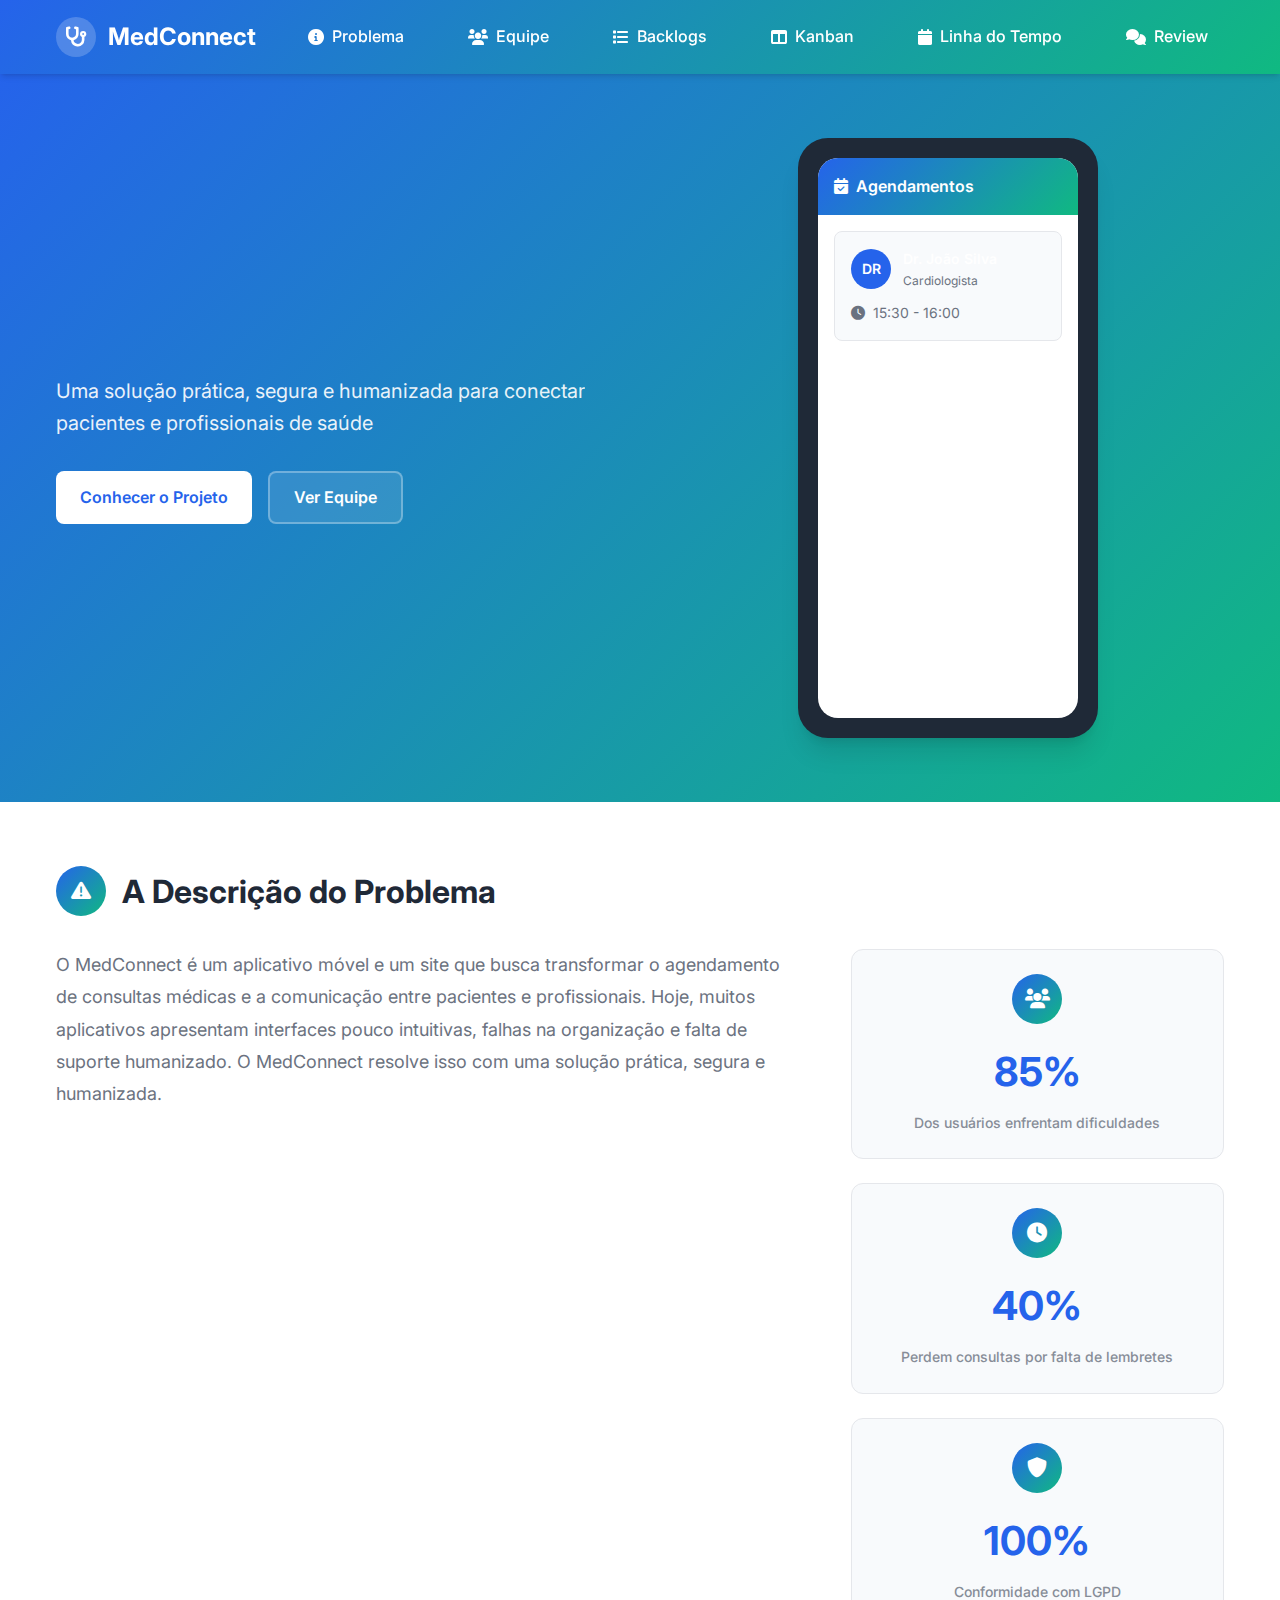
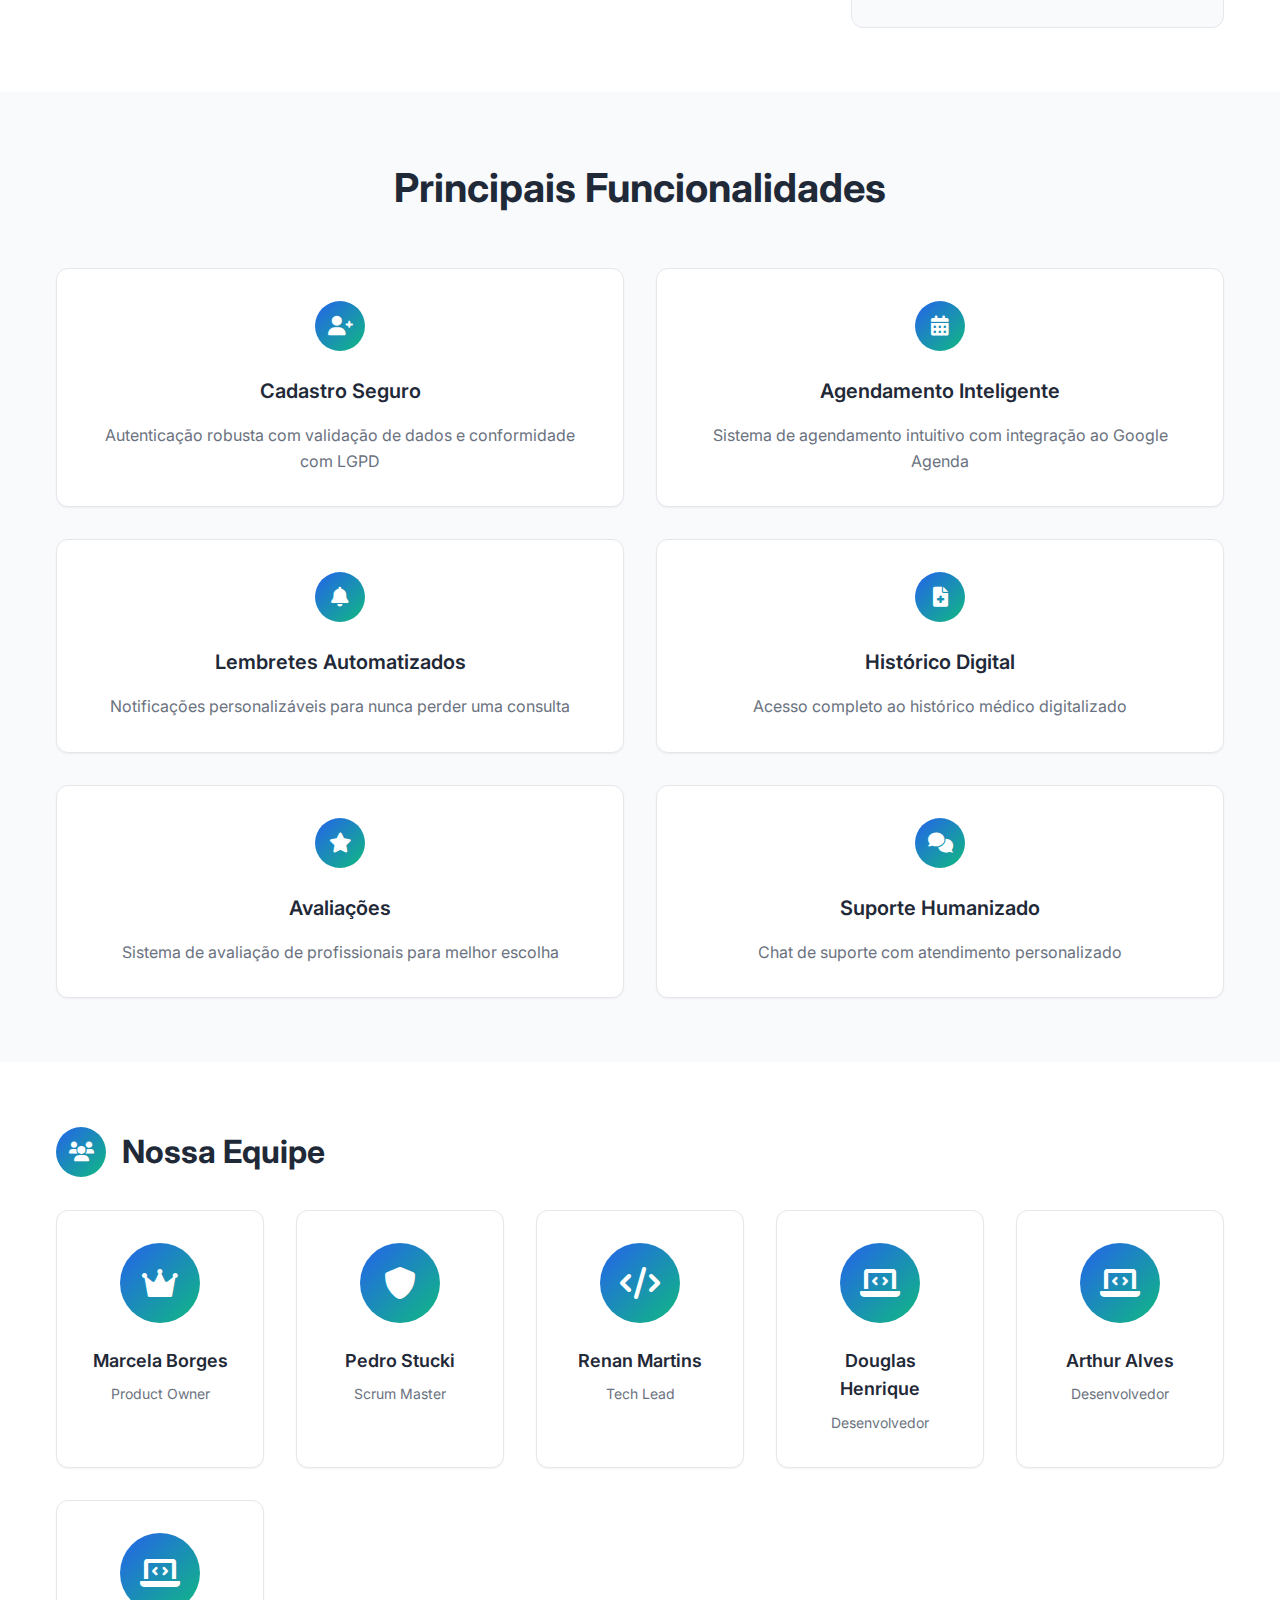
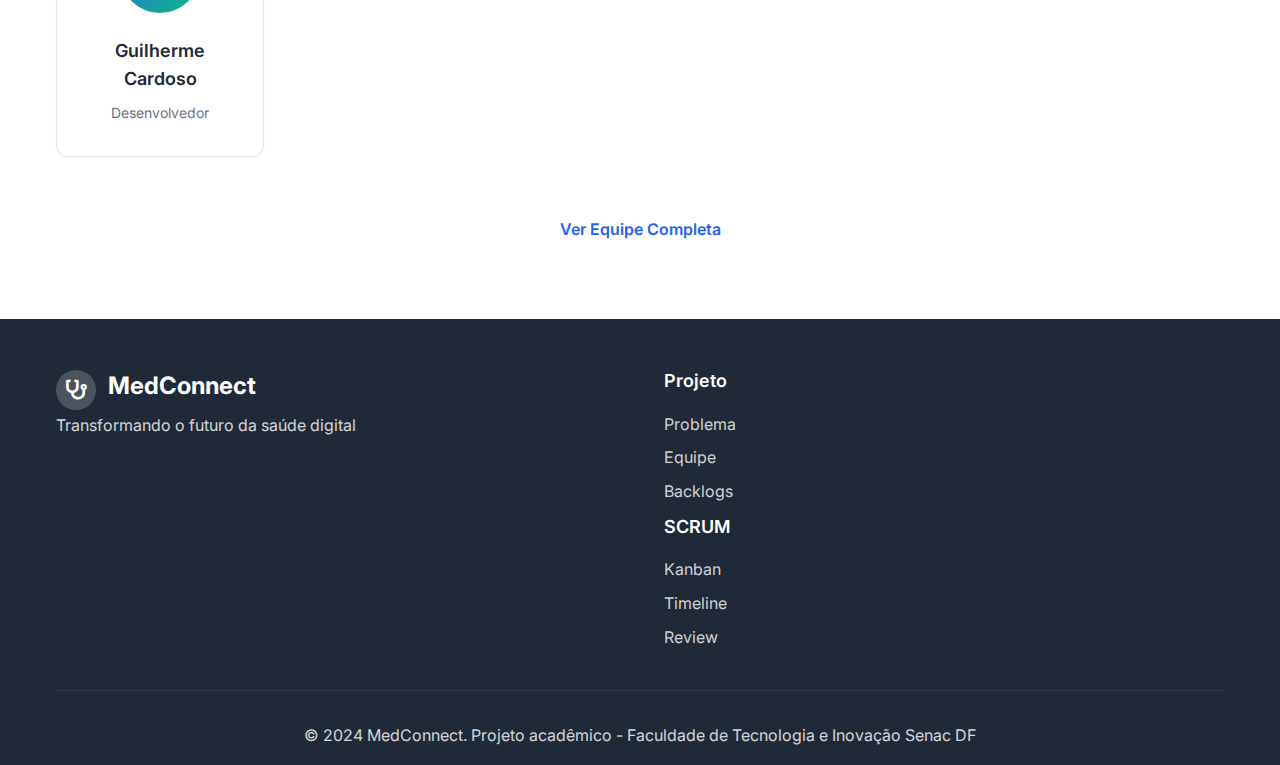
<file: index.html>
<!DOCTYPE html>
<html lang="pt-BR">
<head>
    <meta charset="UTF-8">
    <meta name="viewport" content="width=device-width, initial-scale=1.0">
    <title>MedConnect - Sistema de Agendamento Médico</title>
    <link rel="stylesheet" href="styles.css">
    <link href="https://cdnjs.cloudflare.com/ajax/libs/font-awesome/6.0.0/css/all.min.css" rel="stylesheet">
    <link href="https://fonts.googleapis.com/css2?family=Inter:wght@300;400;500;600;700&display=swap" rel="stylesheet">
</head>
<body>
    <!-- Header -->
    <header class="header">
        <div class="container">
            <div class="logo">
                <div class="logo-icon">
                    <i class="fas fa-stethoscope"></i>
                </div>
                <h1>MedConnect</h1>
            </div>
            <nav class="nav">
                <ul class="nav-list">
                    <li><a href="#problema" class="nav-link"><i class="fas fa-info-circle"></i> Problema</a></li>
                    <li><a href="equipe.html" class="nav-link"><i class="fas fa-users"></i> Equipe</a></li>
                    <li><a href="backlog.html" class="nav-link"><i class="fas fa-list"></i> Backlogs</a></li>
                    <li><a href="kanban.html" class="nav-link"><i class="fas fa-columns"></i> Kanban</a></li>
                    <li><a href="timeline.html" class="nav-link"><i class="fas fa-calendar"></i> Linha do Tempo</a></li>
                    <li><a href="review.html" class="nav-link"><i class="fas fa-comments"></i> Review</a></li>
                </ul>
            </nav>
        </div>
    </header>

    <!-- Hero Section -->
    <section class="hero">
        <div class="container">
            <div class="hero-content">
                <h2>Transformando o Agendamento de Consultas Médicas</h2>
                <p>Uma solução prática, segura e humanizada para conectar pacientes e profissionais de saúde</p>
                <div class="hero-buttons">
                    <a href="#problema" class="btn btn-primary">Conhecer o Projeto</a>
                    <a href="equipe.html" class="btn btn-secondary">Ver Equipe</a>
                </div>
            </div>
            <div class="hero-image">
                <div class="phone-mockup">
                    <div class="phone-screen">
                        <div class="app-interface">
                            <div class="app-header">
                                <i class="fas fa-calendar-check"></i>
                                <span>Agendamentos</span>
                            </div>
                            <div class="app-content">
                                <div class="appointment-card">
                                    <div class="doctor-info">
                                        <div class="avatar">DR</div>
                                        <div class="info">
                                            <h4>Dr. João Silva</h4>
                                            <p>Cardiologista</p>
                                        </div>
                                    </div>
                                    <div class="appointment-time">
                                        <i class="fas fa-clock"></i>
                                        <span>15:30 - 16:00</span>
                                    </div>
                                </div>
                            </div>
                        </div>
                    </div>
                </div>
            </div>
        </div>
    </section>

    <!-- Problem Description Section -->
    <section id="problema" class="problem-section">
        <div class="container">
            <div class="section-header">
                <div class="section-icon">
                    <i class="fas fa-exclamation-triangle"></i>
                </div>
                <h2>A Descrição do Problema</h2>
            </div>
            <div class="problem-content">
                <div class="problem-text">
                    <p>O MedConnect é um aplicativo móvel e um site que busca transformar o agendamento de consultas médicas e a comunicação entre pacientes e profissionais. Hoje, muitos aplicativos apresentam interfaces pouco intuitivas, falhas na organização e falta de suporte humanizado. O MedConnect resolve isso com uma solução prática, segura e humanizada.</p>
                </div>
                <div class="problem-stats">
                    <div class="stat-card">
                        <div class="stat-icon">
                            <i class="fas fa-users"></i>
                        </div>
                        <div class="stat-number">85%</div>
                        <div class="stat-label">Dos usuários enfrentam dificuldades</div>
                    </div>
                    <div class="stat-card">
                        <div class="stat-icon">
                            <i class="fas fa-clock"></i>
                        </div>
                        <div class="stat-number">40%</div>
                        <div class="stat-label">Perdem consultas por falta de lembretes</div>
                    </div>
                    <div class="stat-card">
                        <div class="stat-icon">
                            <i class="fas fa-shield-alt"></i>
                        </div>
                        <div class="stat-number">100%</div>
                        <div class="stat-label">Conformidade com LGPD</div>
                    </div>
                </div>
            </div>
        </div>
    </section>

    <!-- Features Section -->
    <section class="features-section">
        <div class="container">
            <h2>Principais Funcionalidades</h2>
            <div class="features-grid">
                <div class="feature-card">
                    <div class="feature-icon">
                        <i class="fas fa-user-plus"></i>
                    </div>
                    <h3>Cadastro Seguro</h3>
                    <p>Autenticação robusta com validação de dados e conformidade com LGPD</p>
                </div>
                <div class="feature-card">
                    <div class="feature-icon">
                        <i class="fas fa-calendar-alt"></i>
                    </div>
                    <h3>Agendamento Inteligente</h3>
                    <p>Sistema de agendamento intuitivo com integração ao Google Agenda</p>
                </div>
                <div class="feature-card">
                    <div class="feature-icon">
                        <i class="fas fa-bell"></i>
                    </div>
                    <h3>Lembretes Automatizados</h3>
                    <p>Notificações personalizáveis para nunca perder uma consulta</p>
                </div>
                <div class="feature-card">
                    <div class="feature-icon">
                        <i class="fas fa-file-medical"></i>
                    </div>
                    <h3>Histórico Digital</h3>
                    <p>Acesso completo ao histórico médico digitalizado</p>
                </div>
                <div class="feature-card">
                    <div class="feature-icon">
                        <i class="fas fa-star"></i>
                    </div>
                    <h3>Avaliações</h3>
                    <p>Sistema de avaliação de profissionais para melhor escolha</p>
                </div>
                <div class="feature-card">
                    <div class="feature-icon">
                        <i class="fas fa-comments"></i>
                    </div>
                    <h3>Suporte Humanizado</h3>
                    <p>Chat de suporte com atendimento personalizado</p>
                </div>
            </div>
        </div>
    </section>

    <!-- Team Preview Section -->
    <section class="team-preview">
        <div class="container">
            <div class="section-header">
                <div class="section-icon">
                    <i class="fas fa-users"></i>
                </div>
                <h2>Nossa Equipe</h2>
            </div>
            <div class="team-grid">
                <div class="team-card">
                    <div class="team-avatar">
                        <i class="fas fa-crown"></i>
                    </div>
                    <h3>Marcela Borges</h3>
                    <p>Product Owner</p>
                </div>
                <div class="team-card">
                    <div class="team-avatar">
                        <i class="fas fa-shield-alt"></i>
                    </div>
                    <h3>Pedro Stucki</h3>
                    <p>Scrum Master</p>
                </div>
                <div class="team-card">
                    <div class="team-avatar">
                        <i class="fas fa-code"></i>
                    </div>
                    <h3>Renan Martins</h3>
                    <p>Tech Lead</p>
                </div>
                <div class="team-card">
                    <div class="team-avatar">
                        <i class="fas fa-laptop-code"></i>
                    </div>
                    <h3>Douglas Henrique</h3>
                    <p>Desenvolvedor</p>
                </div>
                <div class="team-card">
                    <div class="team-avatar">
                        <i class="fas fa-laptop-code"></i>
                    </div>
                    <h3>Arthur Alves</h3>
                    <p>Desenvolvedor</p>
                </div>
                <div class="team-card">
                    <div class="team-avatar">
                        <i class="fas fa-laptop-code"></i>
                    </div>
                    <h3>Guilherme Cardoso</h3>
                    <p>Desenvolvedor</p>
                </div>
            </div>
            <div class="team-cta">
                <a href="equipe.html" class="btn btn-primary">Ver Equipe Completa</a>
            </div>
        </div>
    </section>

    <!-- Footer -->
    <footer class="footer">
        <div class="container">
            <div class="footer-content">
                <div class="footer-logo">
                    <div class="logo">
                        <div class="logo-icon">
                            <i class="fas fa-stethoscope"></i>
                        </div>
                        <h3>MedConnect</h3>
                    </div>
                    <p>Transformando o futuro da saúde digital</p>
                </div>
                <div class="footer-links">
                    <div class="footer-section">
                        <h4>Projeto</h4>
                        <ul>
                            <li><a href="#problema">Problema</a></li>
                            <li><a href="equipe.html">Equipe</a></li>
                            <li><a href="backlog.html">Backlogs</a></li>
                        </ul>
                    </div>
                    <div class="footer-section">
                        <h4>SCRUM</h4>
                        <ul>
                            <li><a href="kanban.html">Kanban</a></li>
                            <li><a href="timeline.html">Timeline</a></li>
                            <li><a href="review.html">Review</a></li>
                        </ul>
                    </div>
                </div>
            </div>
            <div class="footer-bottom">
                <p>&copy; 2024 MedConnect. Projeto acadêmico - Faculdade de Tecnologia e Inovação Senac DF</p>
            </div>
        </div>
    </footer>

    <script src="script.js"></script>
</body>
</html>
</file>
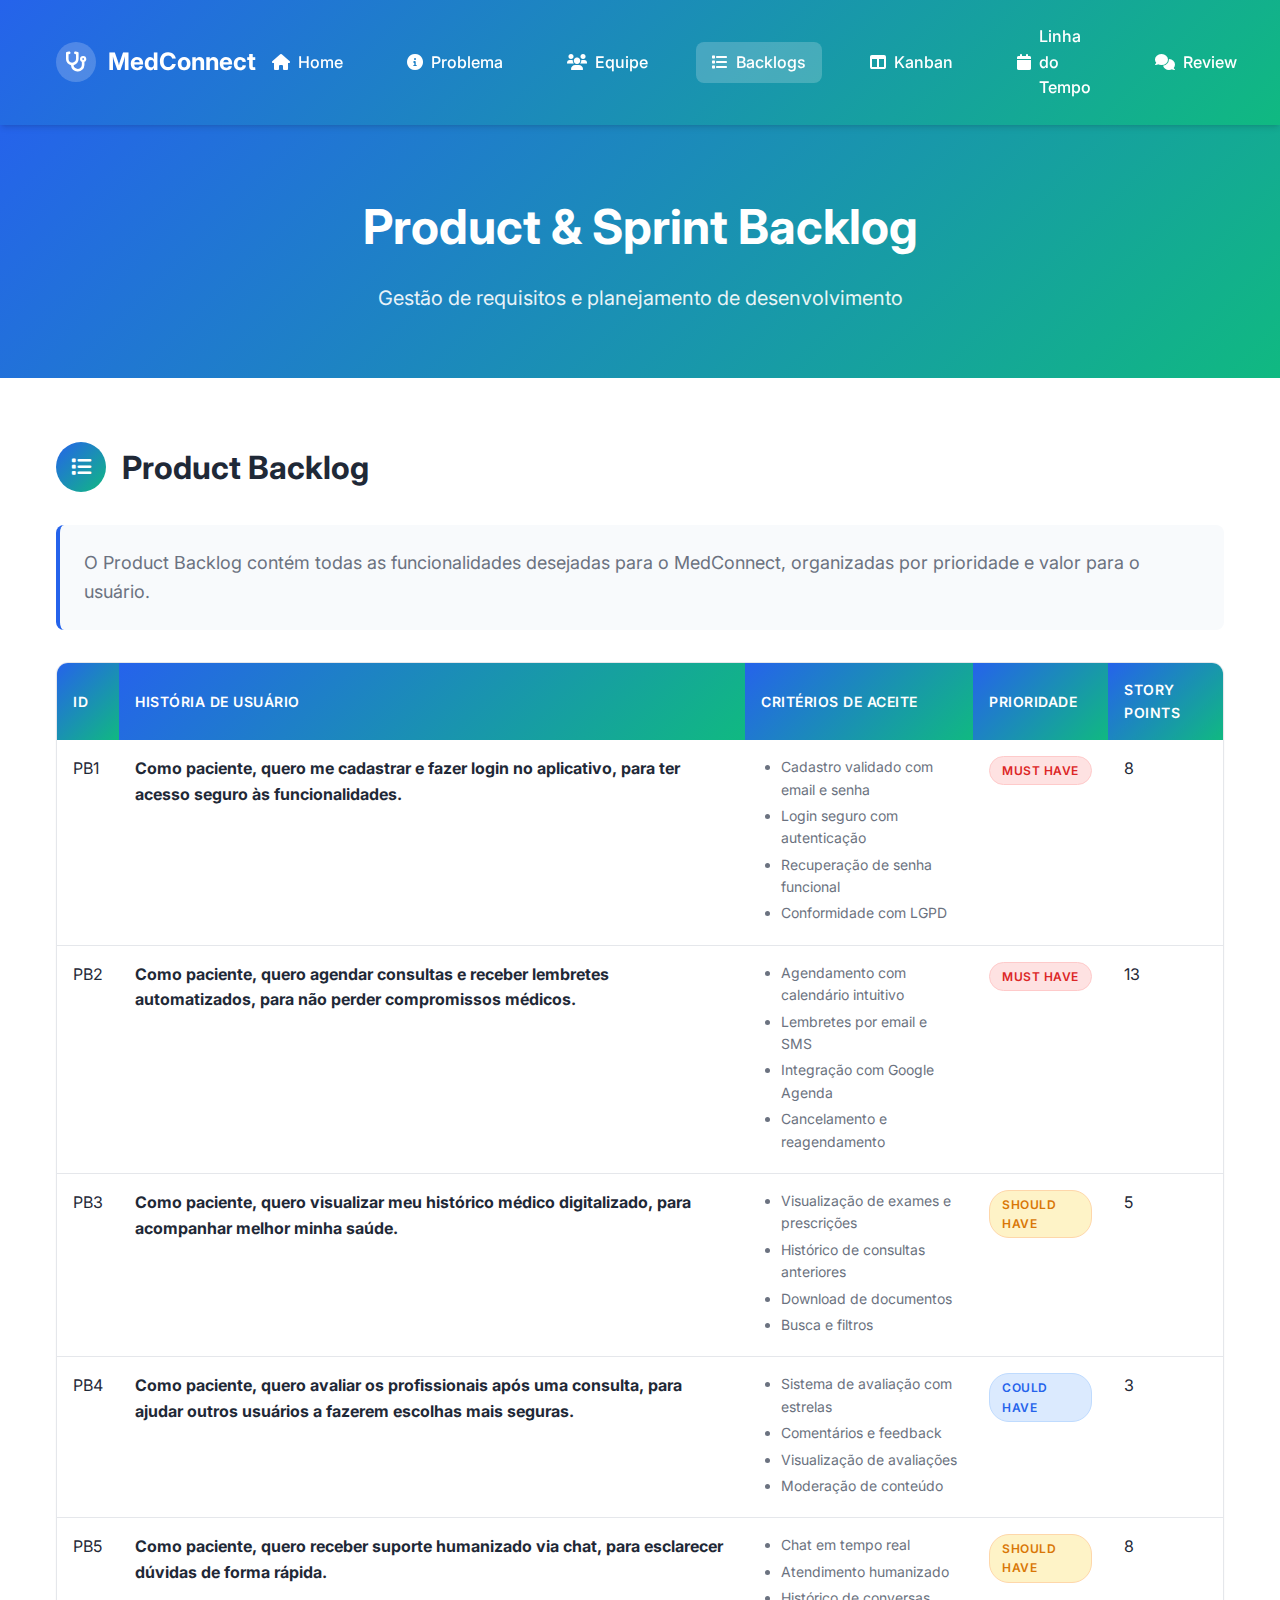
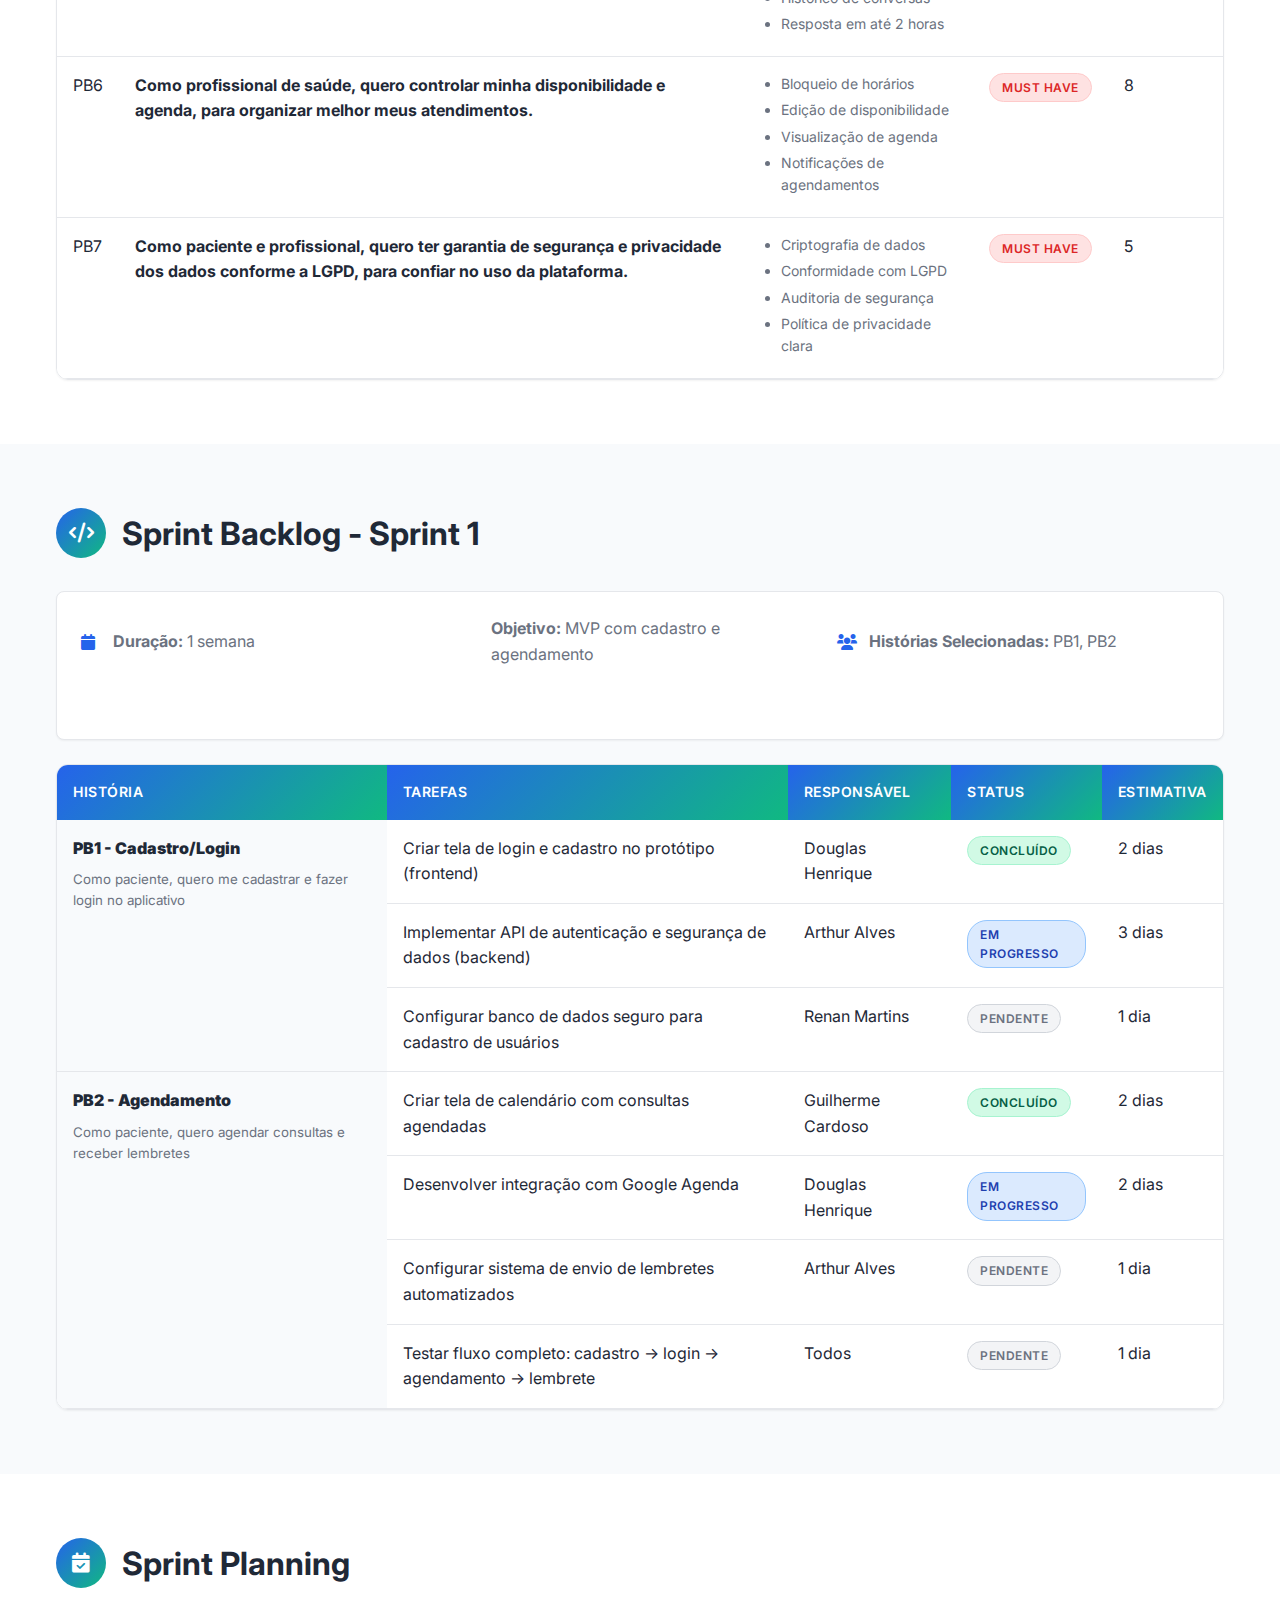
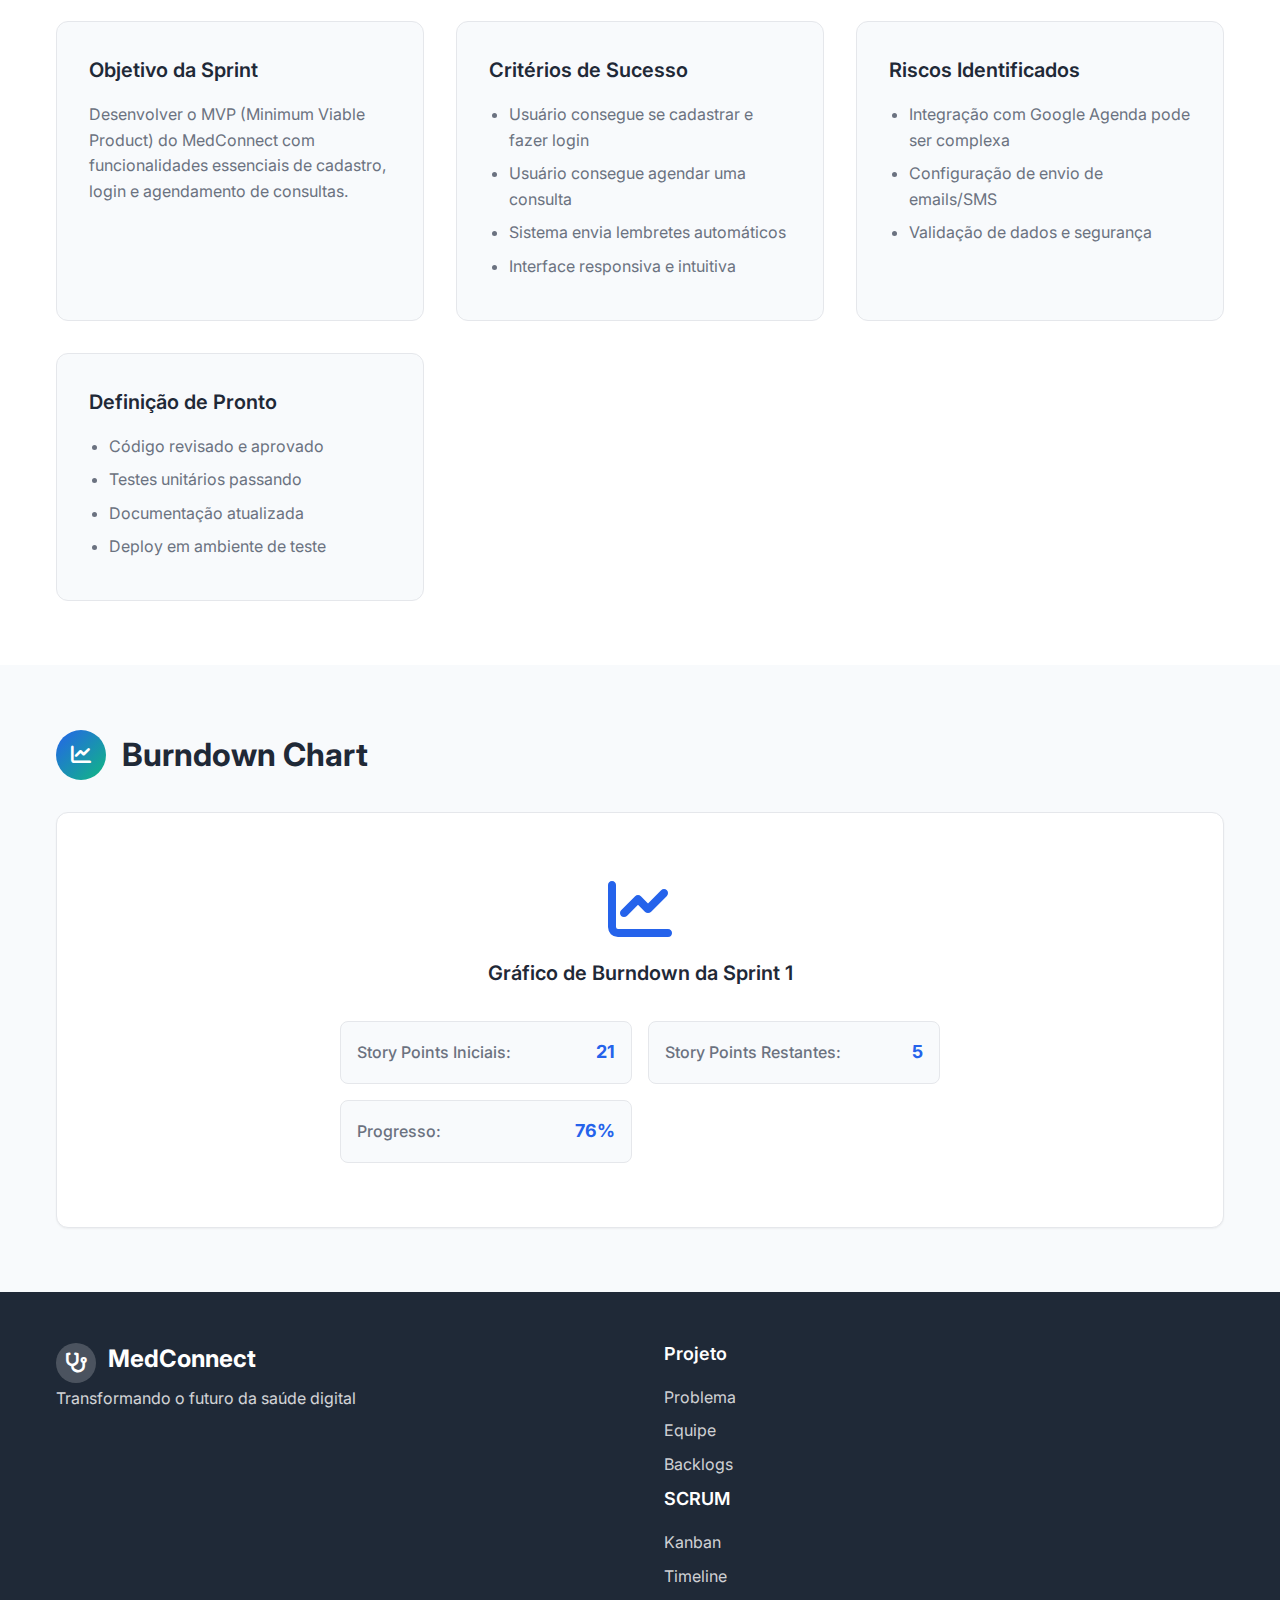
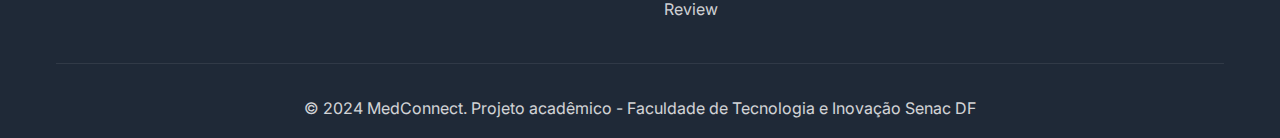
<file: backlog.html>
<!DOCTYPE html>
<html lang="pt-BR">
<head>
    <meta charset="UTF-8">
    <meta name="viewport" content="width=device-width, initial-scale=1.0">
    <title>Backlogs - MedConnect</title>
    <link rel="stylesheet" href="styles.css">
    <link href="https://cdnjs.cloudflare.com/ajax/libs/font-awesome/6.0.0/css/all.min.css" rel="stylesheet">
    <link href="https://fonts.googleapis.com/css2?family=Inter:wght@300;400;500;600;700&display=swap" rel="stylesheet">
</head>
<body>
    <!-- Header -->
    <header class="header">
        <div class="container">
            <div class="logo">
                <div class="logo-icon">
                    <i class="fas fa-stethoscope"></i>
                </div>
                <h1>MedConnect</h1>
            </div>
            <nav class="nav">
                <ul class="nav-list">
                    <li><a href="index.html" class="nav-link"><i class="fas fa-home"></i> Home</a></li>
                    <li><a href="index.html#problema" class="nav-link"><i class="fas fa-info-circle"></i> Problema</a></li>
                    <li><a href="equipe.html" class="nav-link"><i class="fas fa-users"></i> Equipe</a></li>
                    <li><a href="backlog.html" class="nav-link active"><i class="fas fa-list"></i> Backlogs</a></li>
                    <li><a href="kanban.html" class="nav-link"><i class="fas fa-columns"></i> Kanban</a></li>
                    <li><a href="timeline.html" class="nav-link"><i class="fas fa-calendar"></i> Linha do Tempo</a></li>
                    <li><a href="review.html" class="nav-link"><i class="fas fa-comments"></i> Review</a></li>
                </ul>
            </nav>
        </div>
    </header>

    <!-- Backlog Hero Section -->
    <section class="backlog-hero">
        <div class="container">
            <div class="backlog-hero-content">
                <h1>Product & Sprint Backlog</h1>
                <p>Gestão de requisitos e planejamento de desenvolvimento</p>
            </div>
        </div>
    </section>

    <!-- Product Backlog Section -->
    <section class="product-backlog-section">
        <div class="container">
            <div class="section-header">
                <div class="section-icon">
                    <i class="fas fa-list"></i>
                </div>
                <h2>Product Backlog</h2>
            </div>
            <div class="backlog-description">
                <p>O Product Backlog contém todas as funcionalidades desejadas para o MedConnect, organizadas por prioridade e valor para o usuário.</p>
            </div>
            <div class="backlog-table-container">
                <table class="backlog-table">
                    <thead>
                        <tr>
                            <th>ID</th>
                            <th>História de Usuário</th>
                            <th>Critérios de Aceite</th>
                            <th>Prioridade</th>
                            <th>Story Points</th>
                        </tr>
                    </thead>
                    <tbody>
                        <tr class="priority-must">
                            <td>PB1</td>
                            <td>
                                <strong>Como paciente, quero me cadastrar e fazer login no aplicativo, para ter acesso seguro às funcionalidades.</strong>
                            </td>
                            <td>
                                <ul>
                                    <li>Cadastro validado com email e senha</li>
                                    <li>Login seguro com autenticação</li>
                                    <li>Recuperação de senha funcional</li>
                                    <li>Conformidade com LGPD</li>
                                </ul>
                            </td>
                            <td><span class="priority-badge must-have">Must Have</span></td>
                            <td>8</td>
                        </tr>
                        <tr class="priority-must">
                            <td>PB2</td>
                            <td>
                                <strong>Como paciente, quero agendar consultas e receber lembretes automatizados, para não perder compromissos médicos.</strong>
                            </td>
                            <td>
                                <ul>
                                    <li>Agendamento com calendário intuitivo</li>
                                    <li>Lembretes por email e SMS</li>
                                    <li>Integração com Google Agenda</li>
                                    <li>Cancelamento e reagendamento</li>
                                </ul>
                            </td>
                            <td><span class="priority-badge must-have">Must Have</span></td>
                            <td>13</td>
                        </tr>
                        <tr class="priority-should">
                            <td>PB3</td>
                            <td>
                                <strong>Como paciente, quero visualizar meu histórico médico digitalizado, para acompanhar melhor minha saúde.</strong>
                            </td>
                            <td>
                                <ul>
                                    <li>Visualização de exames e prescrições</li>
                                    <li>Histórico de consultas anteriores</li>
                                    <li>Download de documentos</li>
                                    <li>Busca e filtros</li>
                                </ul>
                            </td>
                            <td><span class="priority-badge should-have">Should Have</span></td>
                            <td>5</td>
                        </tr>
                        <tr class="priority-could">
                            <td>PB4</td>
                            <td>
                                <strong>Como paciente, quero avaliar os profissionais após uma consulta, para ajudar outros usuários a fazerem escolhas mais seguras.</strong>
                            </td>
                            <td>
                                <ul>
                                    <li>Sistema de avaliação com estrelas</li>
                                    <li>Comentários e feedback</li>
                                    <li>Visualização de avaliações</li>
                                    <li>Moderação de conteúdo</li>
                                </ul>
                            </td>
                            <td><span class="priority-badge could-have">Could Have</span></td>
                            <td>3</td>
                        </tr>
                        <tr class="priority-should">
                            <td>PB5</td>
                            <td>
                                <strong>Como paciente, quero receber suporte humanizado via chat, para esclarecer dúvidas de forma rápida.</strong>
                            </td>
                            <td>
                                <ul>
                                    <li>Chat em tempo real</li>
                                    <li>Atendimento humanizado</li>
                                    <li>Histórico de conversas</li>
                                    <li>Resposta em até 2 horas</li>
                                </ul>
                            </td>
                            <td><span class="priority-badge should-have">Should Have</span></td>
                            <td>8</td>
                        </tr>
                        <tr class="priority-must">
                            <td>PB6</td>
                            <td>
                                <strong>Como profissional de saúde, quero controlar minha disponibilidade e agenda, para organizar melhor meus atendimentos.</strong>
                            </td>
                            <td>
                                <ul>
                                    <li>Bloqueio de horários</li>
                                    <li>Edição de disponibilidade</li>
                                    <li>Visualização de agenda</li>
                                    <li>Notificações de agendamentos</li>
                                </ul>
                            </td>
                            <td><span class="priority-badge must-have">Must Have</span></td>
                            <td>8</td>
                        </tr>
                        <tr class="priority-must">
                            <td>PB7</td>
                            <td>
                                <strong>Como paciente e profissional, quero ter garantia de segurança e privacidade dos dados conforme a LGPD, para confiar no uso da plataforma.</strong>
                            </td>
                            <td>
                                <ul>
                                    <li>Criptografia de dados</li>
                                    <li>Conformidade com LGPD</li>
                                    <li>Auditoria de segurança</li>
                                    <li>Política de privacidade clara</li>
                                </ul>
                            </td>
                            <td><span class="priority-badge must-have">Must Have</span></td>
                            <td>5</td>
                        </tr>
                    </tbody>
                </table>
            </div>
        </div>
    </section>

    <!-- Sprint Backlog Section -->
    <section class="sprint-backlog-section">
        <div class="container">
            <div class="section-header">
                <div class="section-icon">
                    <i class="fas fa-code"></i>
                </div>
                <h2>Sprint Backlog - Sprint 1</h2>
            </div>
            <div class="sprint-info">
                <div class="sprint-meta">
                    <div class="meta-item">
                        <i class="fas fa-calendar"></i>
                        <span><strong>Duração:</strong> 1 semana</span>
                    </div>
                    <div class="meta-item">
                        <i class="fas fa-target"></i>
                        <span><strong>Objetivo:</strong> MVP com cadastro e agendamento</span>
                    </div>
                    <div class="meta-item">
                        <i class="fas fa-users"></i>
                        <span><strong>Histórias Selecionadas:</strong> PB1, PB2</span>
                    </div>
                </div>
            </div>
            <div class="backlog-table-container">
                <table class="backlog-table">
                    <thead>
                        <tr>
                            <th>História</th>
                            <th>Tarefas</th>
                            <th>Responsável</th>
                            <th>Status</th>
                            <th>Estimativa</th>
                        </tr>
                    </thead>
                    <tbody>
                        <tr>
                            <td rowspan="3" class="story-cell">
                                <strong>PB1 - Cadastro/Login</strong>
                                <br>
                                <small>Como paciente, quero me cadastrar e fazer login no aplicativo</small>
                            </td>
                            <td>Criar tela de login e cadastro no protótipo (frontend)</td>
                            <td>Douglas Henrique</td>
                            <td><span class="status-badge completed">Concluído</span></td>
                            <td>2 dias</td>
                        </tr>
                        <tr>
                            <td>Implementar API de autenticação e segurança de dados (backend)</td>
                            <td>Arthur Alves</td>
                            <td><span class="status-badge in-progress">Em Progresso</span></td>
                            <td>3 dias</td>
                        </tr>
                        <tr>
                            <td>Configurar banco de dados seguro para cadastro de usuários</td>
                            <td>Renan Martins</td>
                            <td><span class="status-badge pending">Pendente</span></td>
                            <td>1 dia</td>
                        </tr>
                        <tr>
                            <td rowspan="4" class="story-cell">
                                <strong>PB2 - Agendamento</strong>
                                <br>
                                <small>Como paciente, quero agendar consultas e receber lembretes</small>
                            </td>
                            <td>Criar tela de calendário com consultas agendadas</td>
                            <td>Guilherme Cardoso</td>
                            <td><span class="status-badge completed">Concluído</span></td>
                            <td>2 dias</td>
                        </tr>
                        <tr>
                            <td>Desenvolver integração com Google Agenda</td>
                            <td>Douglas Henrique</td>
                            <td><span class="status-badge in-progress">Em Progresso</span></td>
                            <td>2 dias</td>
                        </tr>
                        <tr>
                            <td>Configurar sistema de envio de lembretes automatizados</td>
                            <td>Arthur Alves</td>
                            <td><span class="status-badge pending">Pendente</span></td>
                            <td>1 dia</td>
                        </tr>
                        <tr>
                            <td>Testar fluxo completo: cadastro → login → agendamento → lembrete</td>
                            <td>Todos</td>
                            <td><span class="status-badge pending">Pendente</span></td>
                            <td>1 dia</td>
                        </tr>
                    </tbody>
                </table>
            </div>
        </div>
    </section>

    <!-- Sprint Planning Section -->
    <section class="sprint-planning-section">
        <div class="container">
            <div class="section-header">
                <div class="section-icon">
                    <i class="fas fa-calendar-check"></i>
                </div>
                <h2>Sprint Planning</h2>
            </div>
            <div class="planning-content">
                <div class="planning-grid">
                    <div class="planning-card">
                        <h3>Objetivo da Sprint</h3>
                        <p>Desenvolver o MVP (Minimum Viable Product) do MedConnect com funcionalidades essenciais de cadastro, login e agendamento de consultas.</p>
                    </div>
                    <div class="planning-card">
                        <h3>Critérios de Sucesso</h3>
                        <ul>
                            <li>Usuário consegue se cadastrar e fazer login</li>
                            <li>Usuário consegue agendar uma consulta</li>
                            <li>Sistema envia lembretes automáticos</li>
                            <li>Interface responsiva e intuitiva</li>
                        </ul>
                    </div>
                    <div class="planning-card">
                        <h3>Riscos Identificados</h3>
                        <ul>
                            <li>Integração com Google Agenda pode ser complexa</li>
                            <li>Configuração de envio de emails/SMS</li>
                            <li>Validação de dados e segurança</li>
                        </ul>
                    </div>
                    <div class="planning-card">
                        <h3>Definição de Pronto</h3>
                        <ul>
                            <li>Código revisado e aprovado</li>
                            <li>Testes unitários passando</li>
                            <li>Documentação atualizada</li>
                            <li>Deploy em ambiente de teste</li>
                        </ul>
                    </div>
                </div>
            </div>
        </div>
    </section>

    <!-- Burndown Chart Section -->
    <section class="burndown-section">
        <div class="container">
            <div class="section-header">
                <div class="section-icon">
                    <i class="fas fa-chart-line"></i>
                </div>
                <h2>Burndown Chart</h2>
            </div>
            <div class="chart-container">
                <div class="chart-placeholder">
                    <i class="fas fa-chart-line"></i>
                    <p>Gráfico de Burndown da Sprint 1</p>
                    <div class="chart-info">
                        <div class="chart-item">
                            <span class="chart-label">Story Points Iniciais:</span>
                            <span class="chart-value">21</span>
                        </div>
                        <div class="chart-item">
                            <span class="chart-label">Story Points Restantes:</span>
                            <span class="chart-value">5</span>
                        </div>
                        <div class="chart-item">
                            <span class="chart-label">Progresso:</span>
                            <span class="chart-value">76%</span>
                        </div>
                    </div>
                </div>
            </div>
        </div>
    </section>

    <!-- Footer -->
    <footer class="footer">
        <div class="container">
            <div class="footer-content">
                <div class="footer-logo">
                    <div class="logo">
                        <div class="logo-icon">
                            <i class="fas fa-stethoscope"></i>
                        </div>
                        <h3>MedConnect</h3>
                    </div>
                    <p>Transformando o futuro da saúde digital</p>
                </div>
                <div class="footer-links">
                    <div class="footer-section">
                        <h4>Projeto</h4>
                        <ul>
                            <li><a href="index.html#problema">Problema</a></li>
                            <li><a href="equipe.html">Equipe</a></li>
                            <li><a href="backlog.html">Backlogs</a></li>
                        </ul>
                    </div>
                    <div class="footer-section">
                        <h4>SCRUM</h4>
                        <ul>
                            <li><a href="kanban.html">Kanban</a></li>
                            <li><a href="timeline.html">Timeline</a></li>
                            <li><a href="review.html">Review</a></li>
                        </ul>
                    </div>
                </div>
            </div>
            <div class="footer-bottom">
                <p>&copy; 2024 MedConnect. Projeto acadêmico - Faculdade de Tecnologia e Inovação Senac DF</p>
            </div>
        </div>
    </footer>

    <script src="script.js"></script>
</body>
</html>
</file>
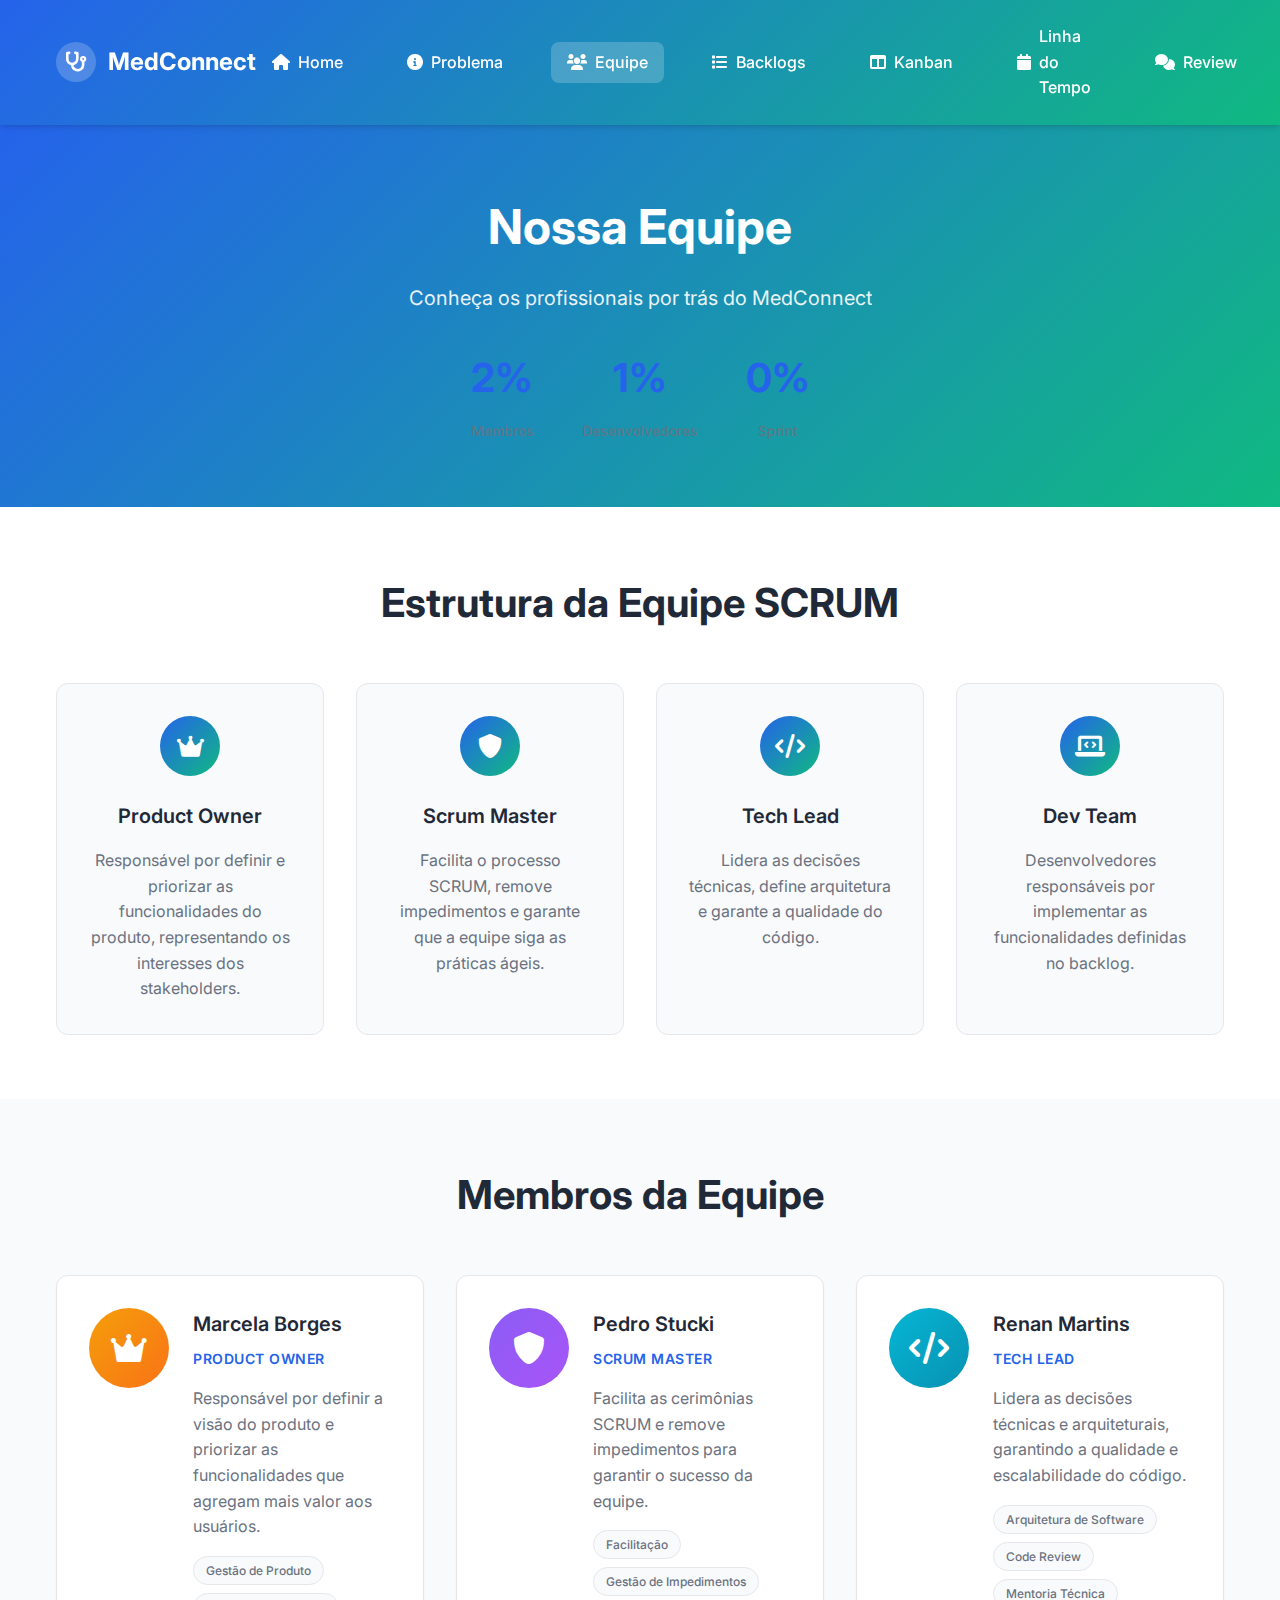
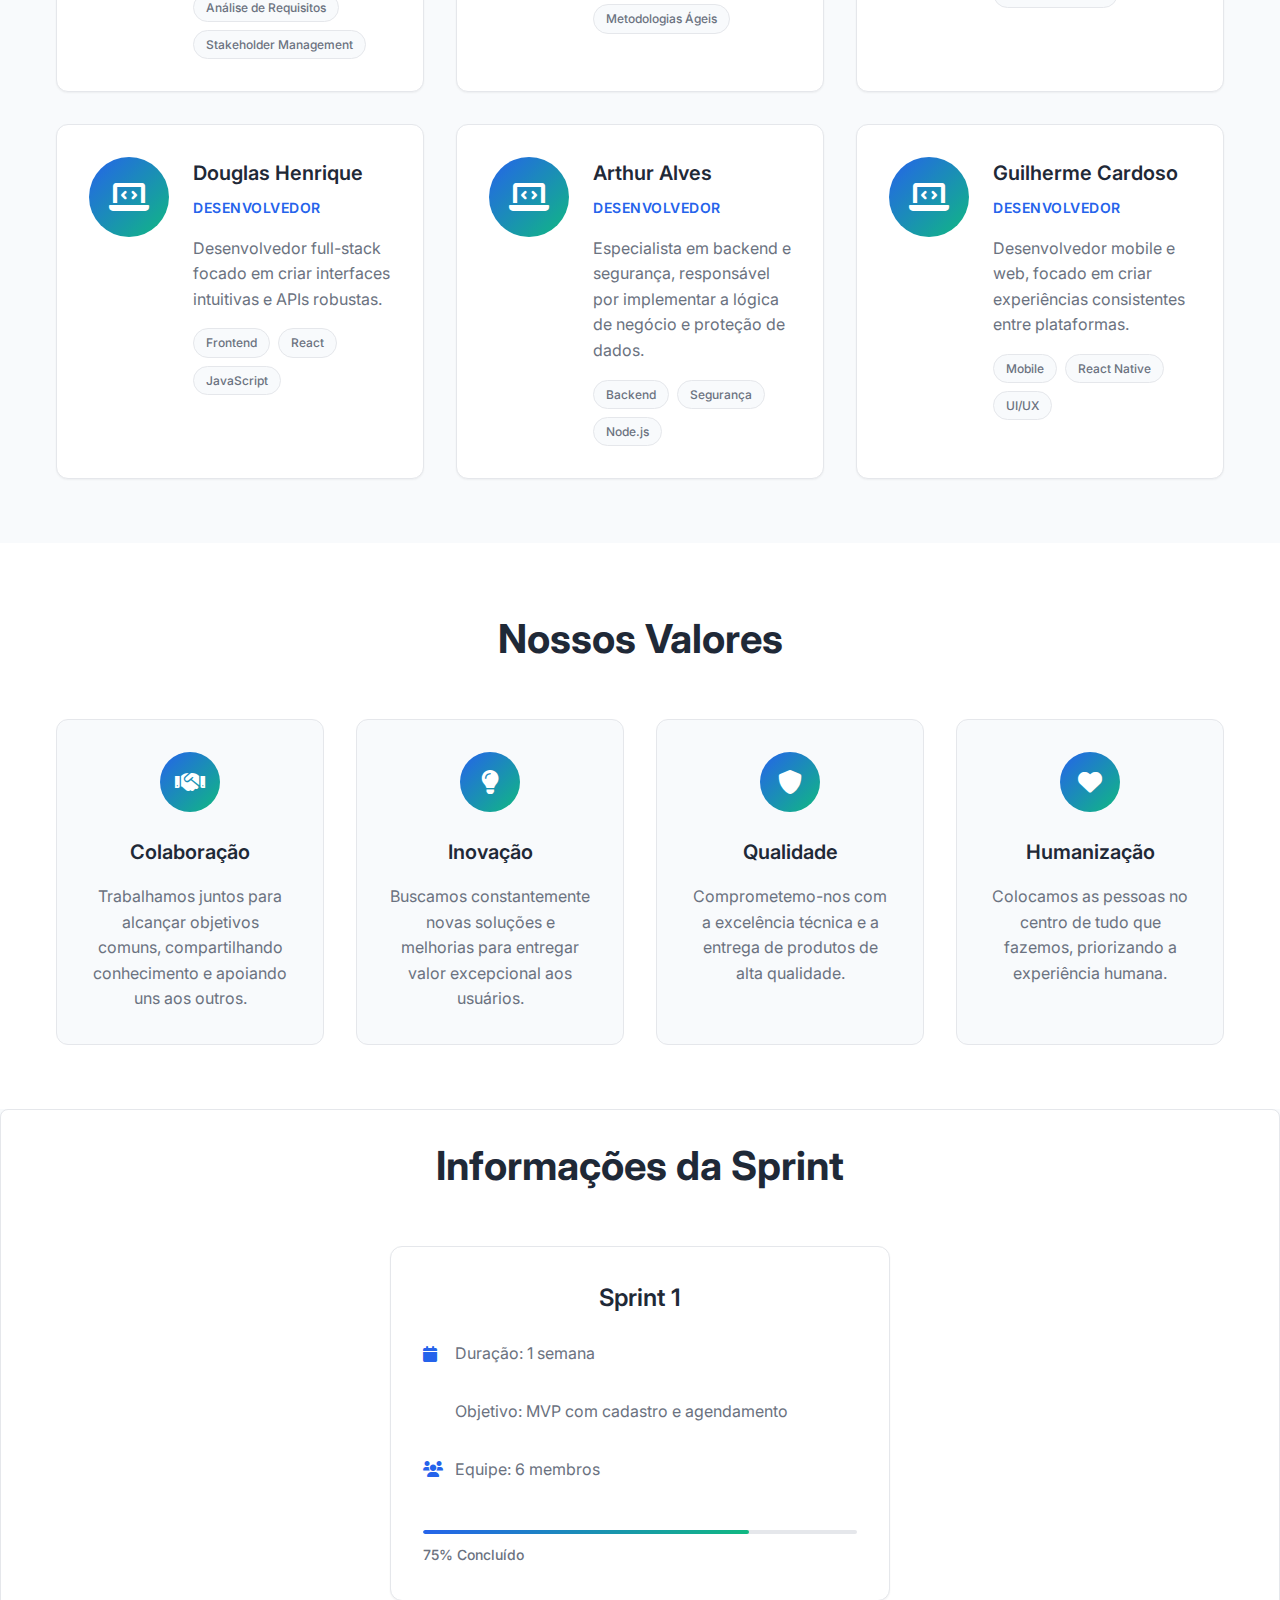
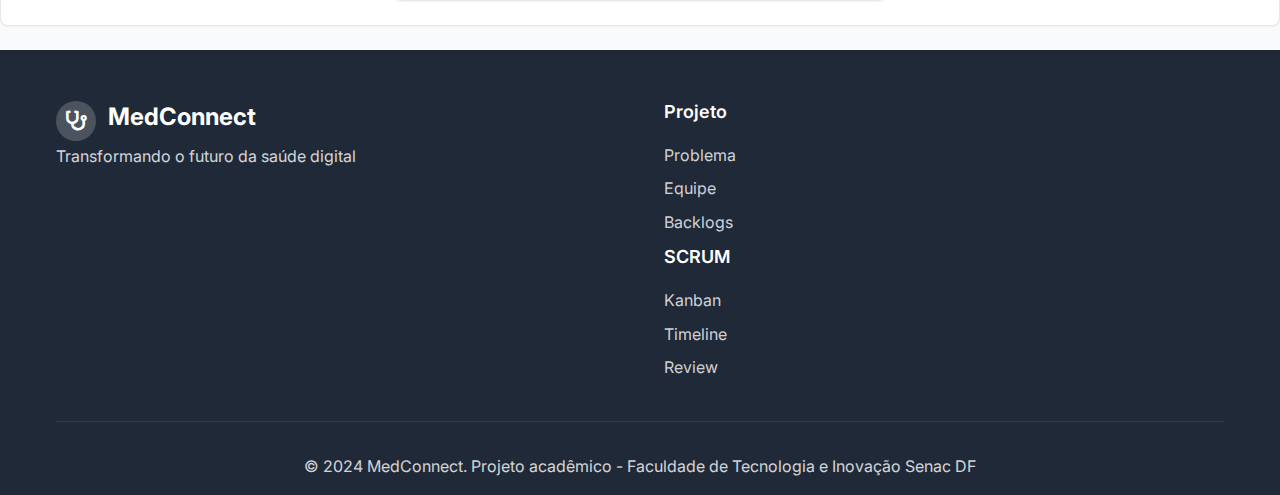
<file: equipe.html>
<!DOCTYPE html>
<html lang="pt-BR">
<head>
    <meta charset="UTF-8">
    <meta name="viewport" content="width=device-width, initial-scale=1.0">
    <title>Equipe - MedConnect</title>
    <link rel="stylesheet" href="styles.css">
    <link href="https://cdnjs.cloudflare.com/ajax/libs/font-awesome/6.0.0/css/all.min.css" rel="stylesheet">
    <link href="https://fonts.googleapis.com/css2?family=Inter:wght@300;400;500;600;700&display=swap" rel="stylesheet">
</head>
<body>
    <!-- Header -->
    <header class="header">
        <div class="container">
            <div class="logo">
                <div class="logo-icon">
                    <i class="fas fa-stethoscope"></i>
                </div>
                <h1>MedConnect</h1>
            </div>
            <nav class="nav">
                <ul class="nav-list">
                    <li><a href="index.html" class="nav-link"><i class="fas fa-home"></i> Home</a></li>
                    <li><a href="index.html#problema" class="nav-link"><i class="fas fa-info-circle"></i> Problema</a></li>
                    <li><a href="equipe.html" class="nav-link active"><i class="fas fa-users"></i> Equipe</a></li>
                    <li><a href="backlog.html" class="nav-link"><i class="fas fa-list"></i> Backlogs</a></li>
                    <li><a href="kanban.html" class="nav-link"><i class="fas fa-columns"></i> Kanban</a></li>
                    <li><a href="timeline.html" class="nav-link"><i class="fas fa-calendar"></i> Linha do Tempo</a></li>
                    <li><a href="review.html" class="nav-link"><i class="fas fa-comments"></i> Review</a></li>
                </ul>
            </nav>
        </div>
    </header>

    <!-- Team Hero Section -->
    <section class="team-hero">
        <div class="container">
            <div class="team-hero-content">
                <h1>Nossa Equipe</h1>
                <p>Conheça os profissionais por trás do MedConnect</p>
                <div class="team-stats">
                    <div class="team-stat">
                        <span class="stat-number">6</span>
                        <span class="stat-label">Membros</span>
                    </div>
                    <div class="team-stat">
                        <span class="stat-number">3</span>
                        <span class="stat-label">Desenvolvedores</span>
                    </div>
                    <div class="team-stat">
                        <span class="stat-number">1</span>
                        <span class="stat-label">Sprint</span>
                    </div>
                </div>
            </div>
        </div>
    </section>

    <!-- Team Structure -->
    <section class="team-structure">
        <div class="container">
            <h2>Estrutura da Equipe SCRUM</h2>
            <div class="structure-grid">
                <div class="role-card product-owner">
                    <div class="role-icon">
                        <i class="fas fa-crown"></i>
                    </div>
                    <h3>Product Owner</h3>
                    <p>Responsável por definir e priorizar as funcionalidades do produto, representando os interesses dos stakeholders.</p>
                </div>
                <div class="role-card scrum-master">
                    <div class="role-icon">
                        <i class="fas fa-shield-alt"></i>
                    </div>
                    <h3>Scrum Master</h3>
                    <p>Facilita o processo SCRUM, remove impedimentos e garante que a equipe siga as práticas ágeis.</p>
                </div>
                <div class="role-card tech-lead">
                    <div class="role-icon">
                        <i class="fas fa-code"></i>
                    </div>
                    <h3>Tech Lead</h3>
                    <p>Lidera as decisões técnicas, define arquitetura e garante a qualidade do código.</p>
                </div>
                <div class="role-card dev-team">
                    <div class="role-icon">
                        <i class="fas fa-laptop-code"></i>
                    </div>
                    <h3>Dev Team</h3>
                    <p>Desenvolvedores responsáveis por implementar as funcionalidades definidas no backlog.</p>
                </div>
            </div>
        </div>
    </section>

    <!-- Team Members -->
    <section class="team-members">
        <div class="container">
            <h2>Membros da Equipe</h2>
            <div class="members-grid">
                <!-- Product Owner -->
                <div class="member-card product-owner-card">
                    <div class="member-avatar">
                        <i class="fas fa-crown"></i>
                    </div>
                    <div class="member-info">
                        <h3>Marcela Borges</h3>
                        <p class="member-role">Product Owner</p>
                        <p class="member-description">Responsável por definir a visão do produto e priorizar as funcionalidades que agregam mais valor aos usuários.</p>
                        <div class="member-skills">
                            <span class="skill">Gestão de Produto</span>
                            <span class="skill">Análise de Requisitos</span>
                            <span class="skill">Stakeholder Management</span>
                        </div>
                    </div>
                </div>

                <!-- Scrum Master -->
                <div class="member-card scrum-master-card">
                    <div class="member-avatar">
                        <i class="fas fa-shield-alt"></i>
                    </div>
                    <div class="member-info">
                        <h3>Pedro Stucki</h3>
                        <p class="member-role">Scrum Master</p>
                        <p class="member-description">Facilita as cerimônias SCRUM e remove impedimentos para garantir o sucesso da equipe.</p>
                        <div class="member-skills">
                            <span class="skill">Facilitação</span>
                            <span class="skill">Gestão de Impedimentos</span>
                            <span class="skill">Metodologias Ágeis</span>
                        </div>
                    </div>
                </div>

                <!-- Tech Lead -->
                <div class="member-card tech-lead-card">
                    <div class="member-avatar">
                        <i class="fas fa-code"></i>
                    </div>
                    <div class="member-info">
                        <h3>Renan Martins</h3>
                        <p class="member-role">Tech Lead</p>
                        <p class="member-description">Lidera as decisões técnicas e arquiteturais, garantindo a qualidade e escalabilidade do código.</p>
                        <div class="member-skills">
                            <span class="skill">Arquitetura de Software</span>
                            <span class="skill">Code Review</span>
                            <span class="skill">Mentoria Técnica</span>
                        </div>
                    </div>
                </div>

                <!-- Desenvolvedores -->
                <div class="member-card dev-card">
                    <div class="member-avatar">
                        <i class="fas fa-laptop-code"></i>
                    </div>
                    <div class="member-info">
                        <h3>Douglas Henrique</h3>
                        <p class="member-role">Desenvolvedor</p>
                        <p class="member-description">Desenvolvedor full-stack focado em criar interfaces intuitivas e APIs robustas.</p>
                        <div class="member-skills">
                            <span class="skill">Frontend</span>
                            <span class="skill">React</span>
                            <span class="skill">JavaScript</span>
                        </div>
                    </div>
                </div>

                <div class="member-card dev-card">
                    <div class="member-avatar">
                        <i class="fas fa-laptop-code"></i>
                    </div>
                    <div class="member-info">
                        <h3>Arthur Alves</h3>
                        <p class="member-role">Desenvolvedor</p>
                        <p class="member-description">Especialista em backend e segurança, responsável por implementar a lógica de negócio e proteção de dados.</p>
                        <div class="member-skills">
                            <span class="skill">Backend</span>
                            <span class="skill">Segurança</span>
                            <span class="skill">Node.js</span>
                        </div>
                    </div>
                </div>

                <div class="member-card dev-card">
                    <div class="member-avatar">
                        <i class="fas fa-laptop-code"></i>
                    </div>
                    <div class="member-info">
                        <h3>Guilherme Cardoso</h3>
                        <p class="member-role">Desenvolvedor</p>
                        <p class="member-description">Desenvolvedor mobile e web, focado em criar experiências consistentes entre plataformas.</p>
                        <div class="member-skills">
                            <span class="skill">Mobile</span>
                            <span class="skill">React Native</span>
                            <span class="skill">UI/UX</span>
                        </div>
                    </div>
                </div>
            </div>
        </div>
    </section>

    <!-- Team Values -->
    <section class="team-values">
        <div class="container">
            <h2>Nossos Valores</h2>
            <div class="values-grid">
                <div class="value-card">
                    <div class="value-icon">
                        <i class="fas fa-handshake"></i>
                    </div>
                    <h3>Colaboração</h3>
                    <p>Trabalhamos juntos para alcançar objetivos comuns, compartilhando conhecimento e apoiando uns aos outros.</p>
                </div>
                <div class="value-card">
                    <div class="value-icon">
                        <i class="fas fa-lightbulb"></i>
                    </div>
                    <h3>Inovação</h3>
                    <p>Buscamos constantemente novas soluções e melhorias para entregar valor excepcional aos usuários.</p>
                </div>
                <div class="value-card">
                    <div class="value-icon">
                        <i class="fas fa-shield-alt"></i>
                    </div>
                    <h3>Qualidade</h3>
                    <p>Comprometemo-nos com a excelência técnica e a entrega de produtos de alta qualidade.</p>
                </div>
                <div class="value-card">
                    <div class="value-icon">
                        <i class="fas fa-heart"></i>
                    </div>
                    <h3>Humanização</h3>
                    <p>Colocamos as pessoas no centro de tudo que fazemos, priorizando a experiência humana.</p>
                </div>
            </div>
        </div>
    </section>

    <!-- Sprint Info -->
    <section class="sprint-info">
        <div class="container">
            <h2>Informações da Sprint</h2>
            <div class="sprint-details">
                <div class="sprint-card">
                    <h3>Sprint 1</h3>
                    <div class="sprint-meta">
                        <div class="meta-item">
                            <i class="fas fa-calendar"></i>
                            <span>Duração: 1 semana</span>
                        </div>
                        <div class="meta-item">
                            <i class="fas fa-target"></i>
                            <span>Objetivo: MVP com cadastro e agendamento</span>
                        </div>
                        <div class="meta-item">
                            <i class="fas fa-users"></i>
                            <span>Equipe: 6 membros</span>
                        </div>
                    </div>
                    <div class="sprint-progress">
                        <div class="progress-bar">
                            <div class="progress-fill" style="width: 75%"></div>
                        </div>
                        <span class="progress-text">75% Concluído</span>
                    </div>
                </div>
            </div>
        </div>
    </section>

    <!-- Footer -->
    <footer class="footer">
        <div class="container">
            <div class="footer-content">
                <div class="footer-logo">
                    <div class="logo">
                        <div class="logo-icon">
                            <i class="fas fa-stethoscope"></i>
                        </div>
                        <h3>MedConnect</h3>
                    </div>
                    <p>Transformando o futuro da saúde digital</p>
                </div>
                <div class="footer-links">
                    <div class="footer-section">
                        <h4>Projeto</h4>
                        <ul>
                            <li><a href="index.html#problema">Problema</a></li>
                            <li><a href="equipe.html">Equipe</a></li>
                            <li><a href="backlog.html">Backlogs</a></li>
                        </ul>
                    </div>
                    <div class="footer-section">
                        <h4>SCRUM</h4>
                        <ul>
                            <li><a href="kanban.html">Kanban</a></li>
                            <li><a href="timeline.html">Timeline</a></li>
                            <li><a href="review.html">Review</a></li>
                        </ul>
                    </div>
                </div>
            </div>
            <div class="footer-bottom">
                <p>&copy; 2024 MedConnect. Projeto acadêmico - Faculdade de Tecnologia e Inovação Senac DF</p>
            </div>
        </div>
    </footer>

    <script src="script.js"></script>
</body>
</html>
</file>
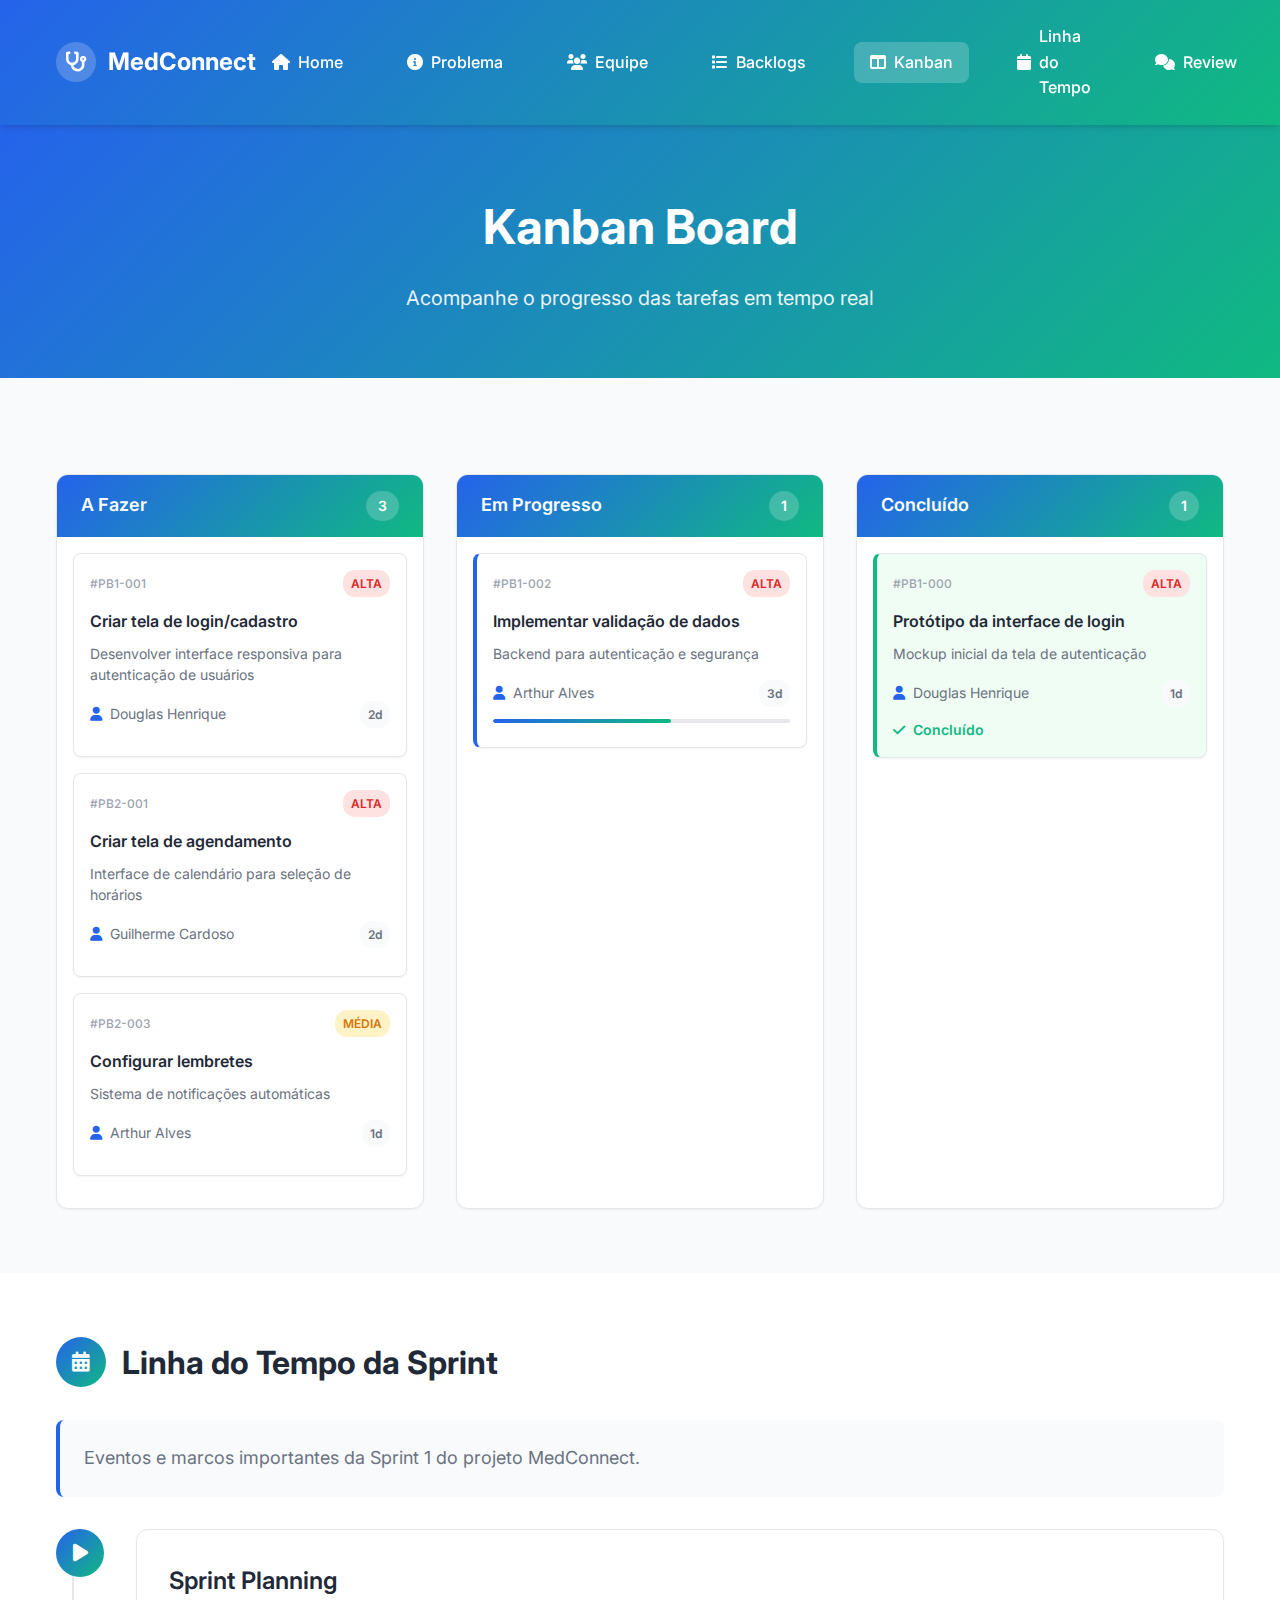
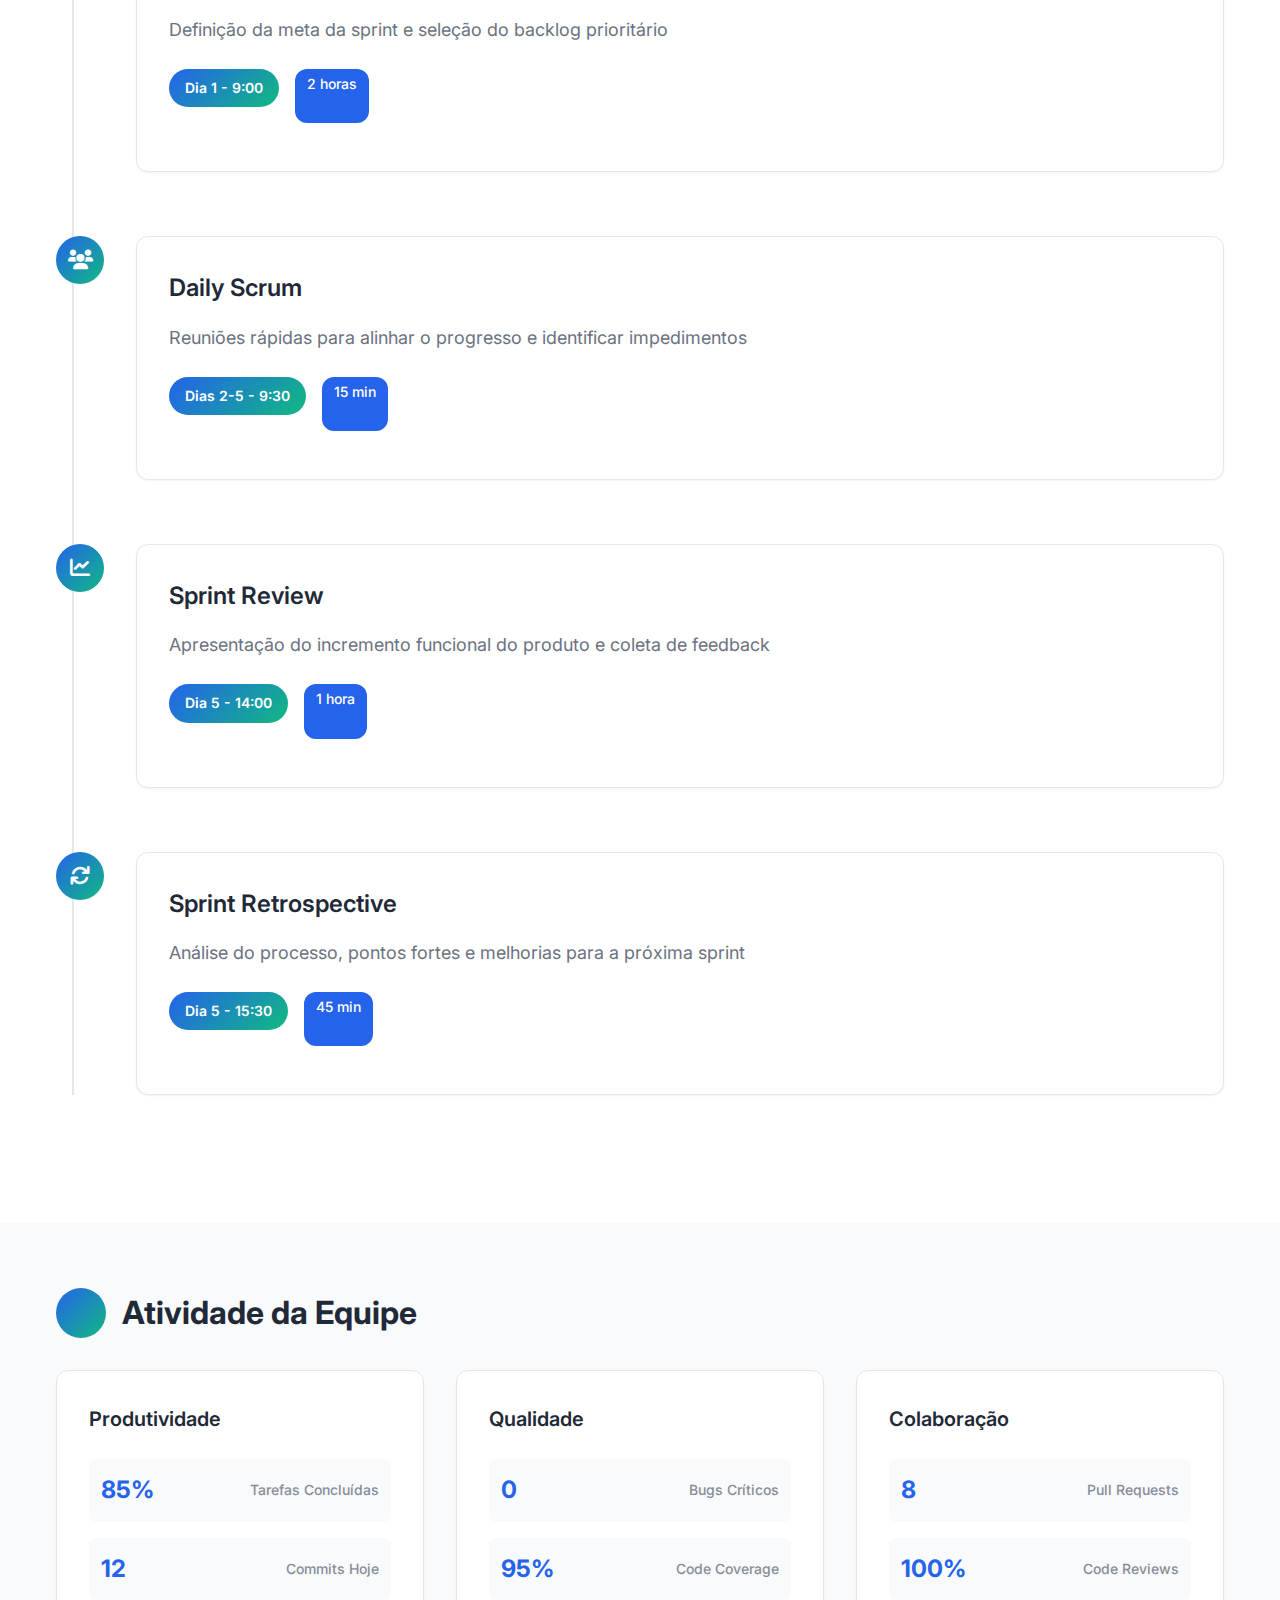
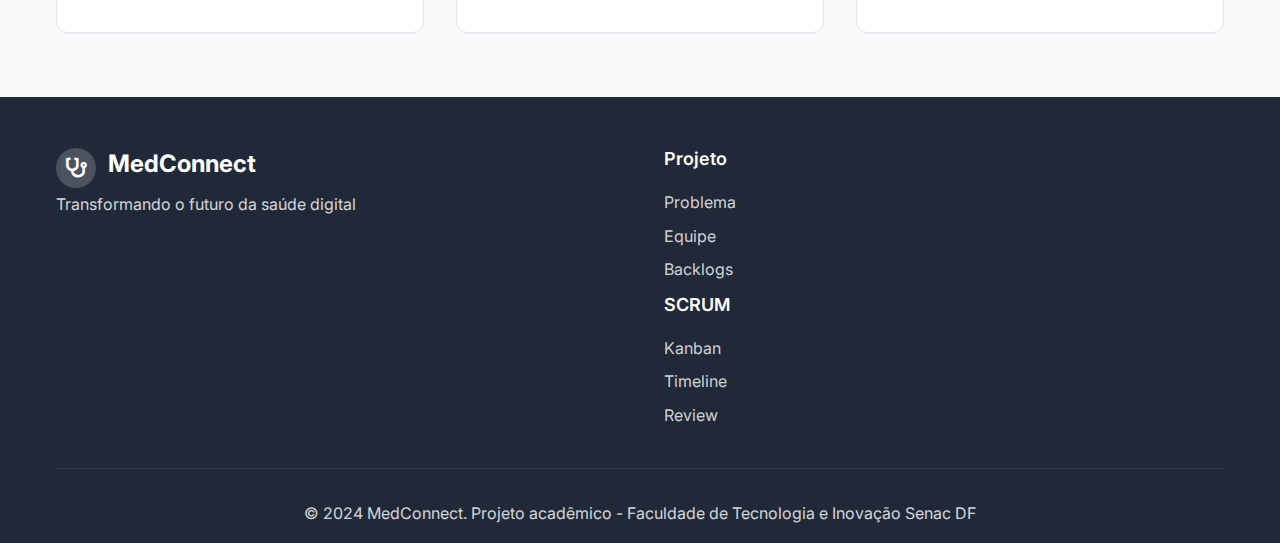
<file: kanban.html>
<!DOCTYPE html>
<html lang="pt-BR">
<head>
    <meta charset="UTF-8">
    <meta name="viewport" content="width=device-width, initial-scale=1.0">
    <title>Kanban - MedConnect</title>
    <link rel="stylesheet" href="styles.css">
    <link href="https://cdnjs.cloudflare.com/ajax/libs/font-awesome/6.0.0/css/all.min.css" rel="stylesheet">
    <link href="https://fonts.googleapis.com/css2?family=Inter:wght@300;400;500;600;700&display=swap" rel="stylesheet">
</head>
<body>
    <!-- Header -->
    <header class="header">
        <div class="container">
            <div class="logo">
                <div class="logo-icon">
                    <i class="fas fa-stethoscope"></i>
                </div>
                <h1>MedConnect</h1>
            </div>
            <nav class="nav">
                <ul class="nav-list">
                    <li><a href="index.html" class="nav-link"><i class="fas fa-home"></i> Home</a></li>
                    <li><a href="index.html#problema" class="nav-link"><i class="fas fa-info-circle"></i> Problema</a></li>
                    <li><a href="equipe.html" class="nav-link"><i class="fas fa-users"></i> Equipe</a></li>
                    <li><a href="backlog.html" class="nav-link"><i class="fas fa-list"></i> Backlogs</a></li>
                    <li><a href="kanban.html" class="nav-link active"><i class="fas fa-columns"></i> Kanban</a></li>
                    <li><a href="timeline.html" class="nav-link"><i class="fas fa-calendar"></i> Linha do Tempo</a></li>
                    <li><a href="review.html" class="nav-link"><i class="fas fa-comments"></i> Review</a></li>
                </ul>
            </nav>
        </div>
    </header>

    <!-- Kanban Hero Section -->
    <section class="kanban-hero">
        <div class="container">
            <div class="kanban-hero-content">
                <h1>Kanban Board</h1>
                <p>Acompanhe o progresso das tarefas em tempo real</p>
            </div>
        </div>
    </section>

    <!-- Kanban Board -->
    <section class="kanban-board-section">
        <div class="container">
            <div class="kanban-board">
                <div class="kanban-column">
                    <div class="column-header">
                        <h3>A Fazer</h3>
                        <span class="task-count">3</span>
                    </div>
                    <div class="column-content">
                        <div class="kanban-card">
                            <div class="card-header">
                                <span class="card-id">#PB1-001</span>
                                <span class="card-priority high">Alta</span>
                            </div>
                            <h4>Criar tela de login/cadastro</h4>
                            <p>Desenvolver interface responsiva para autenticação de usuários</p>
                            <div class="card-footer">
                                <div class="card-assignee">
                                    <i class="fas fa-user"></i>
                                    <span>Douglas Henrique</span>
                                </div>
                                <div class="card-estimate">2d</div>
                            </div>
                        </div>
                        <div class="kanban-card">
                            <div class="card-header">
                                <span class="card-id">#PB2-001</span>
                                <span class="card-priority high">Alta</span>
                            </div>
                            <h4>Criar tela de agendamento</h4>
                            <p>Interface de calendário para seleção de horários</p>
                            <div class="card-footer">
                                <div class="card-assignee">
                                    <i class="fas fa-user"></i>
                                    <span>Guilherme Cardoso</span>
                                </div>
                                <div class="card-estimate">2d</div>
                            </div>
                        </div>
                        <div class="kanban-card">
                            <div class="card-header">
                                <span class="card-id">#PB2-003</span>
                                <span class="card-priority medium">Média</span>
                            </div>
                            <h4>Configurar lembretes</h4>
                            <p>Sistema de notificações automáticas</p>
                            <div class="card-footer">
                                <div class="card-assignee">
                                    <i class="fas fa-user"></i>
                                    <span>Arthur Alves</span>
                                </div>
                                <div class="card-estimate">1d</div>
                            </div>
                        </div>
                    </div>
                </div>

                <div class="kanban-column">
                    <div class="column-header">
                        <h3>Em Progresso</h3>
                        <span class="task-count">1</span>
                    </div>
                    <div class="column-content">
                        <div class="kanban-card in-progress">
                            <div class="card-header">
                                <span class="card-id">#PB1-002</span>
                                <span class="card-priority high">Alta</span>
                            </div>
                            <h4>Implementar validação de dados</h4>
                            <p>Backend para autenticação e segurança</p>
                            <div class="card-footer">
                                <div class="card-assignee">
                                    <i class="fas fa-user"></i>
                                    <span>Arthur Alves</span>
                                </div>
                                <div class="card-estimate">3d</div>
                            </div>
                            <div class="progress-bar">
                                <div class="progress-fill" style="width: 60%"></div>
                            </div>
                        </div>
                    </div>
                </div>

                <div class="kanban-column">
                    <div class="column-header">
                        <h3>Concluído</h3>
                        <span class="task-count">1</span>
                    </div>
                    <div class="column-content">
                        <div class="kanban-card completed">
                            <div class="card-header">
                                <span class="card-id">#PB1-000</span>
                                <span class="card-priority high">Alta</span>
                            </div>
                            <h4>Protótipo da interface de login</h4>
                            <p>Mockup inicial da tela de autenticação</p>
                            <div class="card-footer">
                                <div class="card-assignee">
                                    <i class="fas fa-user"></i>
                                    <span>Douglas Henrique</span>
                                </div>
                                <div class="card-estimate">1d</div>
                            </div>
                            <div class="completion-badge">
                                <i class="fas fa-check"></i>
                                <span>Concluído</span>
                            </div>
                        </div>
                    </div>
                </div>
            </div>
        </div>
    </section>

    <!-- Sprint Timeline -->
    <section class="sprint-timeline-section">
        <div class="container">
            <div class="section-header">
                <div class="section-icon">
                    <i class="fas fa-calendar-alt"></i>
                </div>
                <h2>Linha do Tempo da Sprint</h2>
            </div>
            <div class="timeline-description">
                <p>Eventos e marcos importantes da Sprint 1 do projeto MedConnect.</p>
            </div>
            <div class="timeline">
                <div class="timeline-item">
                    <div class="timeline-icon">
                        <i class="fas fa-play"></i>
                    </div>
                    <div class="timeline-content">
                        <h3>Sprint Planning</h3>
                        <p>Definição da meta da sprint e seleção do backlog prioritário</p>
                        <div class="timeline-meta">
                            <span class="timeline-date">Dia 1 - 9:00</span>
                            <span class="timeline-duration">2 horas</span>
                        </div>
                    </div>
                </div>
                <div class="timeline-item">
                    <div class="timeline-icon">
                        <i class="fas fa-users"></i>
                    </div>
                    <div class="timeline-content">
                        <h3>Daily Scrum</h3>
                        <p>Reuniões rápidas para alinhar o progresso e identificar impedimentos</p>
                        <div class="timeline-meta">
                            <span class="timeline-date">Dias 2-5 - 9:30</span>
                            <span class="timeline-duration">15 min</span>
                        </div>
                    </div>
                </div>
                <div class="timeline-item">
                    <div class="timeline-icon">
                        <i class="fas fa-chart-line"></i>
                    </div>
                    <div class="timeline-content">
                        <h3>Sprint Review</h3>
                        <p>Apresentação do incremento funcional do produto e coleta de feedback</p>
                        <div class="timeline-meta">
                            <span class="timeline-date">Dia 5 - 14:00</span>
                            <span class="timeline-duration">1 hora</span>
                        </div>
                    </div>
                </div>
                <div class="timeline-item">
                    <div class="timeline-icon">
                        <i class="fas fa-refresh"></i>
                    </div>
                    <div class="timeline-content">
                        <h3>Sprint Retrospective</h3>
                        <p>Análise do processo, pontos fortes e melhorias para a próxima sprint</p>
                        <div class="timeline-meta">
                            <span class="timeline-date">Dia 5 - 15:30</span>
                            <span class="timeline-duration">45 min</span>
                        </div>
                    </div>
                </div>
            </div>
        </div>
    </section>

    <!-- Team Activity -->
    <section class="team-activity-section">
        <div class="container">
            <div class="section-header">
                <div class="section-icon">
                    <i class="fas fa-activity"></i>
                </div>
                <h2>Atividade da Equipe</h2>
            </div>
            <div class="activity-grid">
                <div class="activity-card">
                    <h3>Produtividade</h3>
                    <div class="activity-stats">
                        <div class="stat">
                            <span class="stat-value">85%</span>
                            <span class="stat-label">Tarefas Concluídas</span>
                        </div>
                        <div class="stat">
                            <span class="stat-value">12</span>
                            <span class="stat-label">Commits Hoje</span>
                        </div>
                    </div>
                </div>
                <div class="activity-card">
                    <h3>Qualidade</h3>
                    <div class="activity-stats">
                        <div class="stat">
                            <span class="stat-value">0</span>
                            <span class="stat-label">Bugs Críticos</span>
                        </div>
                        <div class="stat">
                            <span class="stat-value">95%</span>
                            <span class="stat-label">Code Coverage</span>
                        </div>
                    </div>
                </div>
                <div class="activity-card">
                    <h3>Colaboração</h3>
                    <div class="activity-stats">
                        <div class="stat">
                            <span class="stat-value">8</span>
                            <span class="stat-label">Pull Requests</span>
                        </div>
                        <div class="stat">
                            <span class="stat-value">100%</span>
                            <span class="stat-label">Code Reviews</span>
                        </div>
                    </div>
                </div>
            </div>
        </div>
    </section>

    <!-- Footer -->
    <footer class="footer">
        <div class="container">
            <div class="footer-content">
                <div class="footer-logo">
                    <div class="logo">
                        <div class="logo-icon">
                            <i class="fas fa-stethoscope"></i>
                        </div>
                        <h3>MedConnect</h3>
                    </div>
                    <p>Transformando o futuro da saúde digital</p>
                </div>
                <div class="footer-links">
                    <div class="footer-section">
                        <h4>Projeto</h4>
                        <ul>
                            <li><a href="index.html#problema">Problema</a></li>
                            <li><a href="equipe.html">Equipe</a></li>
                            <li><a href="backlog.html">Backlogs</a></li>
                        </ul>
                    </div>
                    <div class="footer-section">
                        <h4>SCRUM</h4>
                        <ul>
                            <li><a href="kanban.html">Kanban</a></li>
                            <li><a href="timeline.html">Timeline</a></li>
                            <li><a href="review.html">Review</a></li>
                        </ul>
                    </div>
                </div>
            </div>
            <div class="footer-bottom">
                <p>&copy; 2024 MedConnect. Projeto acadêmico - Faculdade de Tecnologia e Inovação Senac DF</p>
            </div>
        </div>
    </footer>

    <script src="script.js"></script>
</body>
</html>
</file>
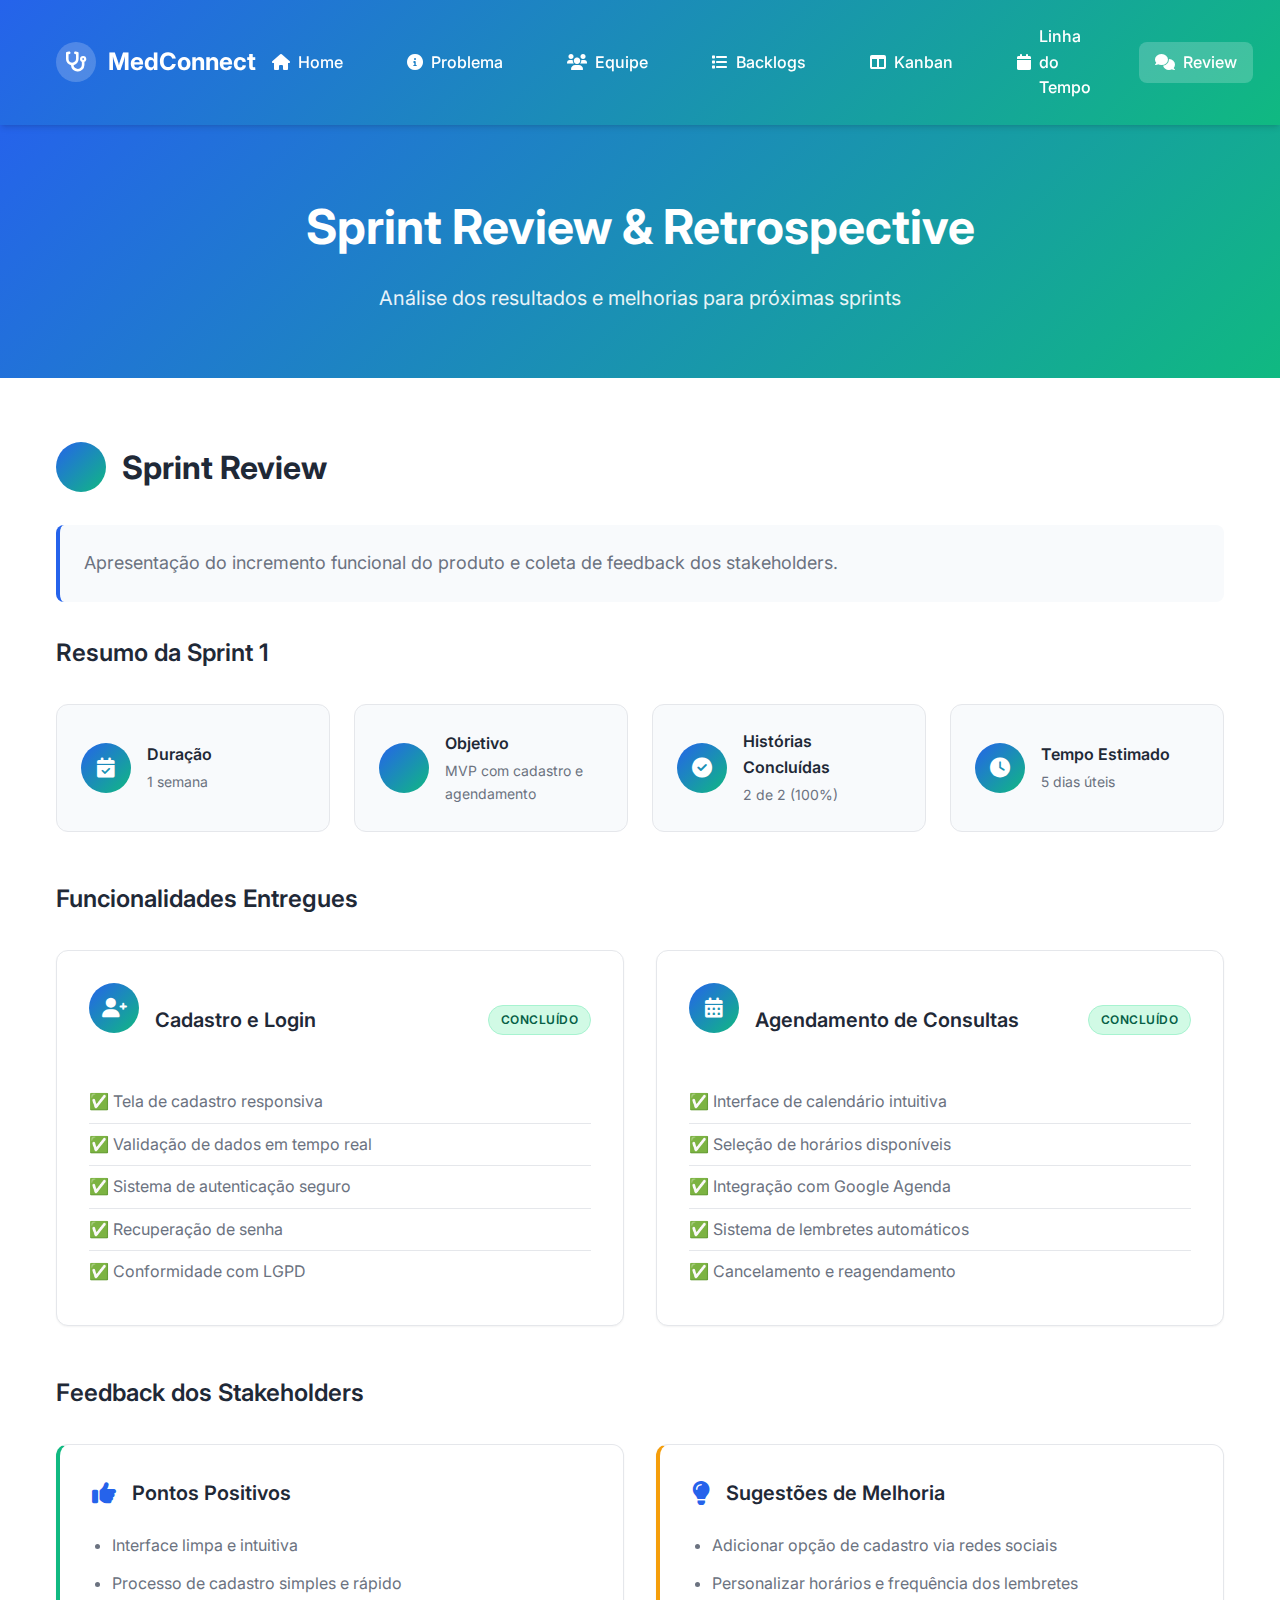
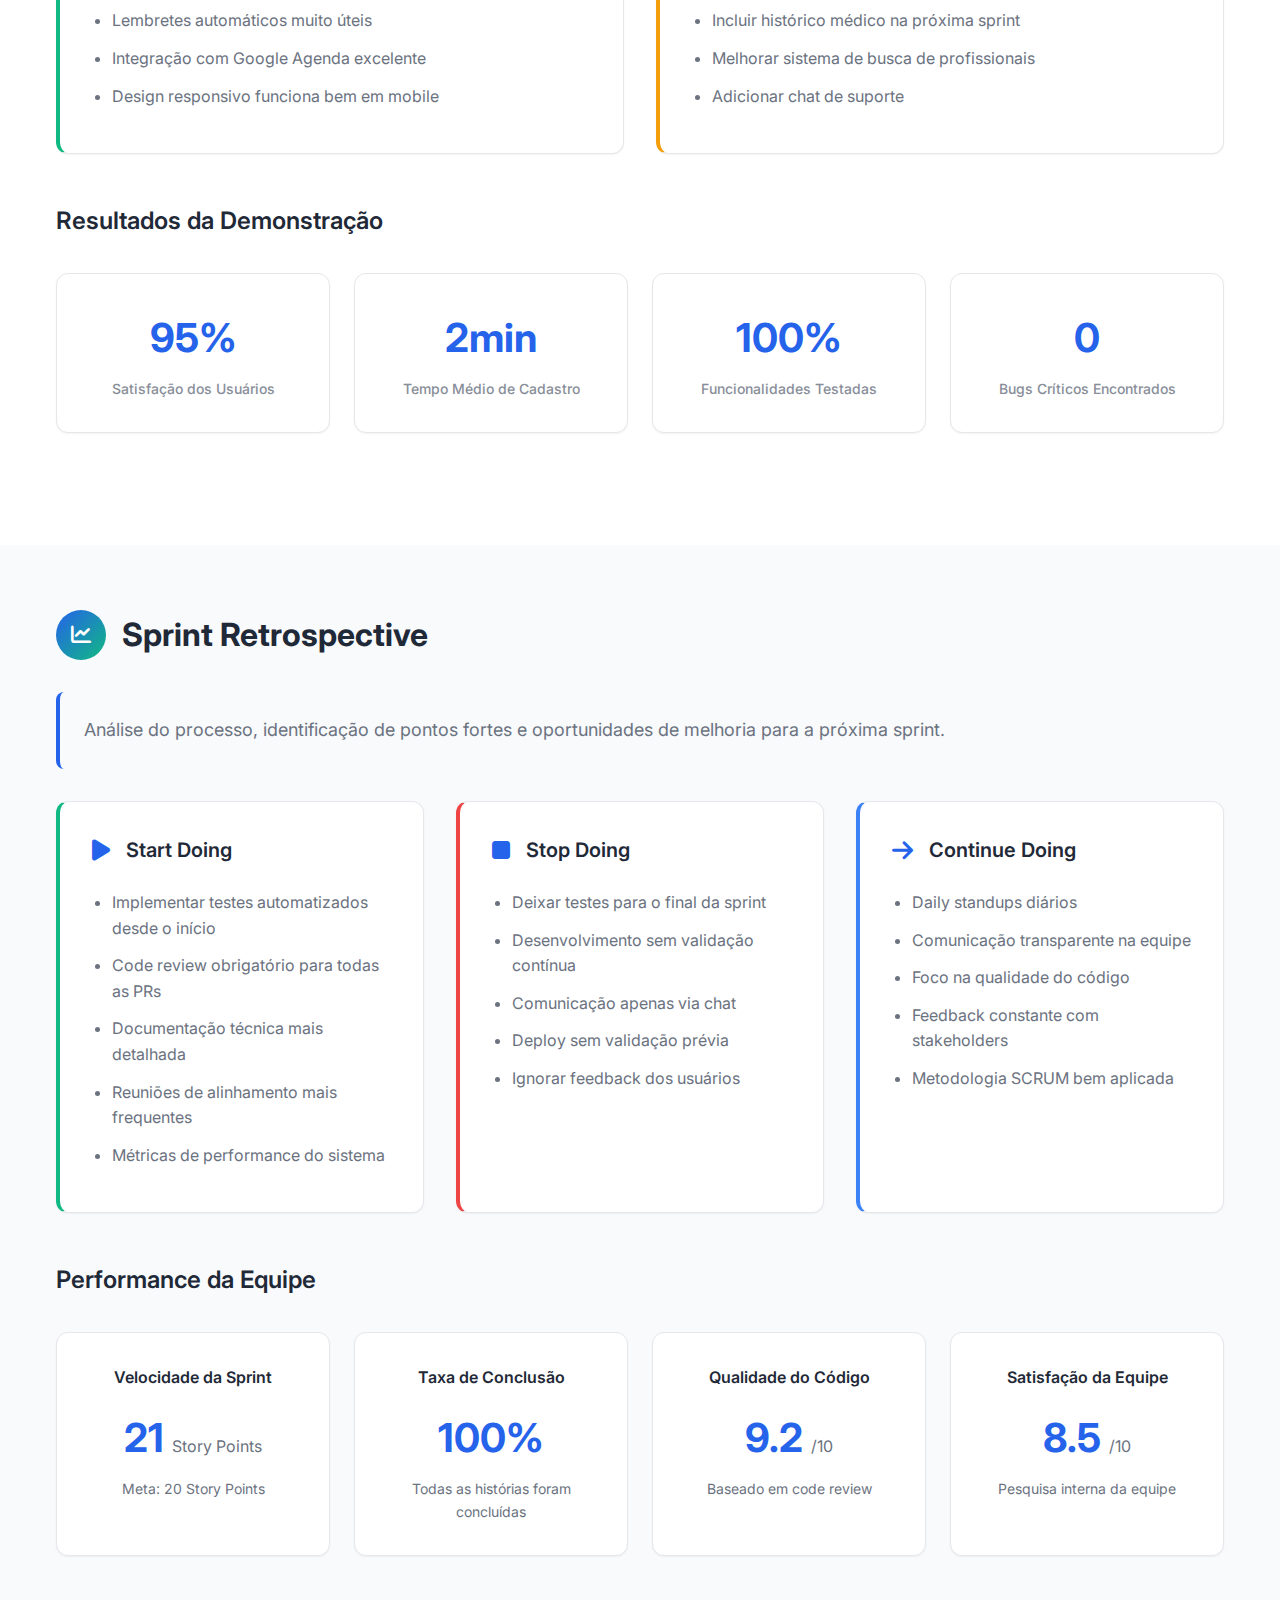
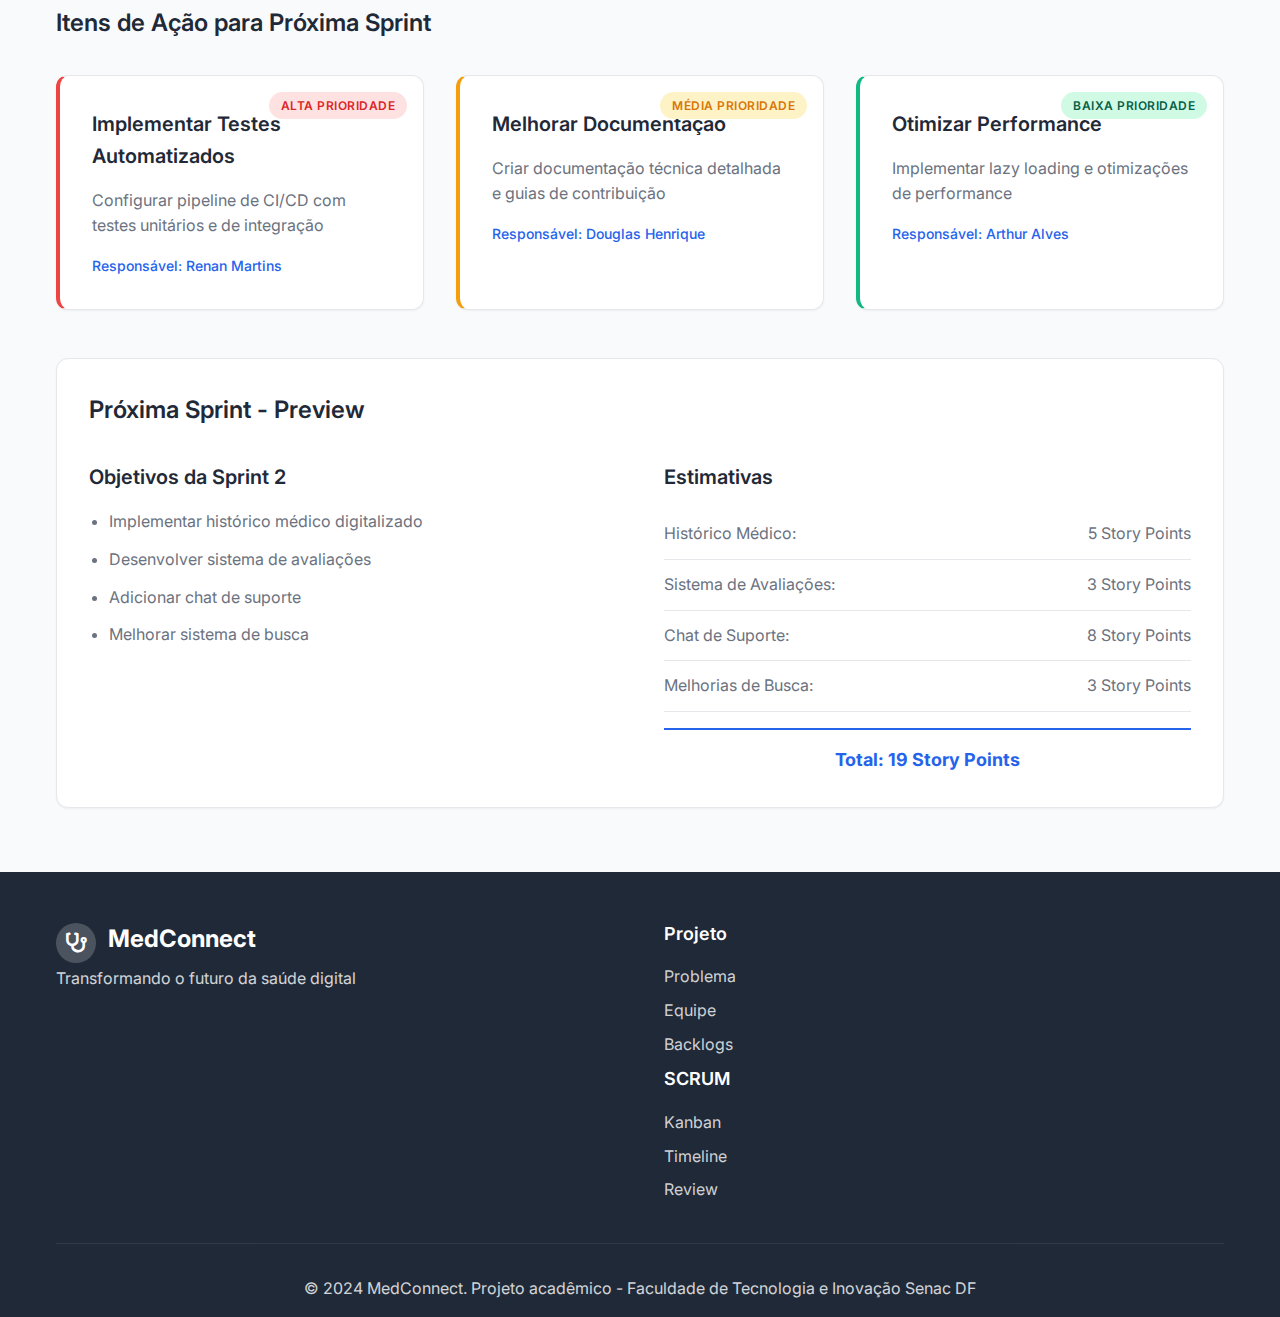
<file: review.html>
<!DOCTYPE html>
<html lang="pt-BR">
<head>
    <meta charset="UTF-8">
    <meta name="viewport" content="width=device-width, initial-scale=1.0">
    <title>Sprint Review & Retrospective - MedConnect</title>
    <link rel="stylesheet" href="styles.css">
    <link href="https://cdnjs.cloudflare.com/ajax/libs/font-awesome/6.0.0/css/all.min.css" rel="stylesheet">
    <link href="https://fonts.googleapis.com/css2?family=Inter:wght@300;400;500;600;700&display=swap" rel="stylesheet">
</head>
<body>
    <!-- Header -->
    <header class="header">
        <div class="container">
            <div class="logo">
                <div class="logo-icon">
                    <i class="fas fa-stethoscope"></i>
                </div>
                <h1>MedConnect</h1>
            </div>
            <nav class="nav">
                <ul class="nav-list">
                    <li><a href="index.html" class="nav-link"><i class="fas fa-home"></i> Home</a></li>
                    <li><a href="index.html#problema" class="nav-link"><i class="fas fa-info-circle"></i> Problema</a></li>
                    <li><a href="equipe.html" class="nav-link"><i class="fas fa-users"></i> Equipe</a></li>
                    <li><a href="backlog.html" class="nav-link"><i class="fas fa-list"></i> Backlogs</a></li>
                    <li><a href="kanban.html" class="nav-link"><i class="fas fa-columns"></i> Kanban</a></li>
                    <li><a href="timeline.html" class="nav-link"><i class="fas fa-calendar"></i> Linha do Tempo</a></li>
                    <li><a href="review.html" class="nav-link active"><i class="fas fa-comments"></i> Review</a></li>
                </ul>
            </nav>
        </div>
    </header>

    <!-- Review Hero Section -->
    <section class="review-hero">
        <div class="container">
            <div class="review-hero-content">
                <h1>Sprint Review & Retrospective</h1>
                <p>Análise dos resultados e melhorias para próximas sprints</p>
            </div>
        </div>
    </section>

    <!-- Sprint Review Section -->
    <section class="sprint-review-section">
        <div class="container">
            <div class="section-header">
                <div class="section-icon">
                    <i class="fas fa-presentation"></i>
                </div>
                <h2>Sprint Review</h2>
            </div>
            <div class="review-description">
                <p>Apresentação do incremento funcional do produto e coleta de feedback dos stakeholders.</p>
            </div>
            
            <!-- Sprint Summary -->
            <div class="sprint-summary">
                <h3>Resumo da Sprint 1</h3>
                <div class="summary-grid">
                    <div class="summary-card">
                        <div class="summary-icon">
                            <i class="fas fa-calendar-check"></i>
                        </div>
                        <div class="summary-content">
                            <h4>Duração</h4>
                            <p>1 semana</p>
                        </div>
                    </div>
                    <div class="summary-card">
                        <div class="summary-icon">
                            <i class="fas fa-target"></i>
                        </div>
                        <div class="summary-content">
                            <h4>Objetivo</h4>
                            <p>MVP com cadastro e agendamento</p>
                        </div>
                    </div>
                    <div class="summary-card">
                        <div class="summary-icon">
                            <i class="fas fa-check-circle"></i>
                        </div>
                        <div class="summary-content">
                            <h4>Histórias Concluídas</h4>
                            <p>2 de 2 (100%)</p>
                        </div>
                    </div>
                    <div class="summary-card">
                        <div class="summary-icon">
                            <i class="fas fa-clock"></i>
                        </div>
                        <div class="summary-content">
                            <h4>Tempo Estimado</h4>
                            <p>5 dias úteis</p>
                        </div>
                    </div>
                </div>
            </div>

            <!-- Delivered Features -->
            <div class="delivered-features">
                <h3>Funcionalidades Entregues</h3>
                <div class="features-grid">
                    <div class="feature-delivered">
                        <div class="feature-header">
                            <div class="feature-icon">
                                <i class="fas fa-user-plus"></i>
                            </div>
                            <h4>Cadastro e Login</h4>
                            <span class="status-badge completed">Concluído</span>
                        </div>
                        <div class="feature-details">
                            <ul>
                                <li>✅ Tela de cadastro responsiva</li>
                                <li>✅ Validação de dados em tempo real</li>
                                <li>✅ Sistema de autenticação seguro</li>
                                <li>✅ Recuperação de senha</li>
                                <li>✅ Conformidade com LGPD</li>
                            </ul>
                        </div>
                    </div>
                    <div class="feature-delivered">
                        <div class="feature-header">
                            <div class="feature-icon">
                                <i class="fas fa-calendar-alt"></i>
                            </div>
                            <h4>Agendamento de Consultas</h4>
                            <span class="status-badge completed">Concluído</span>
                        </div>
                        <div class="feature-details">
                            <ul>
                                <li>✅ Interface de calendário intuitiva</li>
                                <li>✅ Seleção de horários disponíveis</li>
                                <li>✅ Integração com Google Agenda</li>
                                <li>✅ Sistema de lembretes automáticos</li>
                                <li>✅ Cancelamento e reagendamento</li>
                            </ul>
                        </div>
                    </div>
                </div>
            </div>

            <!-- Stakeholder Feedback -->
            <div class="stakeholder-feedback">
                <h3>Feedback dos Stakeholders</h3>
                <div class="feedback-grid">
                    <div class="feedback-card positive">
                        <div class="feedback-header">
                            <i class="fas fa-thumbs-up"></i>
                            <h4>Pontos Positivos</h4>
                        </div>
                        <ul>
                            <li>Interface limpa e intuitiva</li>
                            <li>Processo de cadastro simples e rápido</li>
                            <li>Lembretes automáticos muito úteis</li>
                            <li>Integração com Google Agenda excelente</li>
                            <li>Design responsivo funciona bem em mobile</li>
                        </ul>
                    </div>
                    <div class="feedback-card improvement">
                        <div class="feedback-header">
                            <i class="fas fa-lightbulb"></i>
                            <h4>Sugestões de Melhoria</h4>
                        </div>
                        <ul>
                            <li>Adicionar opção de cadastro via redes sociais</li>
                            <li>Personalizar horários e frequência dos lembretes</li>
                            <li>Incluir histórico médico na próxima sprint</li>
                            <li>Melhorar sistema de busca de profissionais</li>
                            <li>Adicionar chat de suporte</li>
                        </ul>
                    </div>
                </div>
            </div>

            <!-- Demo Results -->
            <div class="demo-results">
                <h3>Resultados da Demonstração</h3>
                <div class="demo-stats">
                    <div class="demo-stat">
                        <div class="stat-number">95%</div>
                        <div class="stat-label">Satisfação dos Usuários</div>
                    </div>
                    <div class="demo-stat">
                        <div class="stat-number">2min</div>
                        <div class="stat-label">Tempo Médio de Cadastro</div>
                    </div>
                    <div class="demo-stat">
                        <div class="stat-number">100%</div>
                        <div class="stat-label">Funcionalidades Testadas</div>
                    </div>
                    <div class="demo-stat">
                        <div class="stat-number">0</div>
                        <div class="stat-label">Bugs Críticos Encontrados</div>
                    </div>
                </div>
            </div>
        </div>
    </section>

    <!-- Sprint Retrospective Section -->
    <section class="sprint-retrospective-section">
        <div class="container">
            <div class="section-header">
                <div class="section-icon">
                    <i class="fas fa-chart-line"></i>
                </div>
                <h2>Sprint Retrospective</h2>
            </div>
            <div class="retro-description">
                <p>Análise do processo, identificação de pontos fortes e oportunidades de melhoria para a próxima sprint.</p>
            </div>

            <!-- Retrospective Analysis -->
            <div class="retro-analysis">
                <div class="retro-grid">
                    <div class="retro-card start">
                        <div class="retro-header">
                            <i class="fas fa-play"></i>
                            <h3>Start Doing</h3>
                        </div>
                        <ul>
                            <li>Implementar testes automatizados desde o início</li>
                            <li>Code review obrigatório para todas as PRs</li>
                            <li>Documentação técnica mais detalhada</li>
                            <li>Reuniões de alinhamento mais frequentes</li>
                            <li>Métricas de performance do sistema</li>
                        </ul>
                    </div>
                    <div class="retro-card stop">
                        <div class="retro-header">
                            <i class="fas fa-stop"></i>
                            <h3>Stop Doing</h3>
                        </div>
                        <ul>
                            <li>Deixar testes para o final da sprint</li>
                            <li>Desenvolvimento sem validação contínua</li>
                            <li>Comunicação apenas via chat</li>
                            <li>Deploy sem validação prévia</li>
                            <li>Ignorar feedback dos usuários</li>
                        </ul>
                    </div>
                    <div class="retro-card continue">
                        <div class="retro-header">
                            <i class="fas fa-arrow-right"></i>
                            <h3>Continue Doing</h3>
                        </div>
                        <ul>
                            <li>Daily standups diários</li>
                            <li>Comunicação transparente na equipe</li>
                            <li>Foco na qualidade do código</li>
                            <li>Feedback constante com stakeholders</li>
                            <li>Metodologia SCRUM bem aplicada</li>
                        </ul>
                    </div>
                </div>
            </div>

            <!-- Team Performance -->
            <div class="team-performance">
                <h3>Performance da Equipe</h3>
                <div class="performance-grid">
                    <div class="performance-card">
                        <h4>Velocidade da Sprint</h4>
                        <div class="performance-value">
                            <span class="value">21</span>
                            <span class="unit">Story Points</span>
                        </div>
                        <p>Meta: 20 Story Points</p>
                    </div>
                    <div class="performance-card">
                        <h4>Taxa de Conclusão</h4>
                        <div class="performance-value">
                            <span class="value">100%</span>
                        </div>
                        <p>Todas as histórias foram concluídas</p>
                    </div>
                    <div class="performance-card">
                        <h4>Qualidade do Código</h4>
                        <div class="performance-value">
                            <span class="value">9.2</span>
                            <span class="unit">/10</span>
                        </div>
                        <p>Baseado em code review</p>
                    </div>
                    <div class="performance-card">
                        <h4>Satisfação da Equipe</h4>
                        <div class="performance-value">
                            <span class="value">8.5</span>
                            <span class="unit">/10</span>
                        </div>
                        <p>Pesquisa interna da equipe</p>
                    </div>
                </div>
            </div>

            <!-- Action Items -->
            <div class="action-items">
                <h3>Itens de Ação para Próxima Sprint</h3>
                <div class="action-grid">
                    <div class="action-card high">
                        <div class="action-priority">Alta Prioridade</div>
                        <h4>Implementar Testes Automatizados</h4>
                        <p>Configurar pipeline de CI/CD com testes unitários e de integração</p>
                        <div class="action-responsible">Responsável: Renan Martins</div>
                    </div>
                    <div class="action-card medium">
                        <div class="action-priority">Média Prioridade</div>
                        <h4>Melhorar Documentação</h4>
                        <p>Criar documentação técnica detalhada e guias de contribuição</p>
                        <div class="action-responsible">Responsável: Douglas Henrique</div>
                    </div>
                    <div class="action-card low">
                        <div class="action-priority">Baixa Prioridade</div>
                        <h4>Otimizar Performance</h4>
                        <p>Implementar lazy loading e otimizações de performance</p>
                        <div class="action-responsible">Responsável: Arthur Alves</div>
                    </div>
                </div>
            </div>

            <!-- Next Sprint Preview -->
            <div class="next-sprint-preview">
                <h3>Próxima Sprint - Preview</h3>
                <div class="next-sprint-content">
                    <div class="sprint-goals">
                        <h4>Objetivos da Sprint 2</h4>
                        <ul>
                            <li>Implementar histórico médico digitalizado</li>
                            <li>Desenvolver sistema de avaliações</li>
                            <li>Adicionar chat de suporte</li>
                            <li>Melhorar sistema de busca</li>
                        </ul>
                    </div>
                    <div class="sprint-estimates">
                        <h4>Estimativas</h4>
                        <div class="estimate-item">
                            <span>Histórico Médico:</span>
                            <span>5 Story Points</span>
                        </div>
                        <div class="estimate-item">
                            <span>Sistema de Avaliações:</span>
                            <span>3 Story Points</span>
                        </div>
                        <div class="estimate-item">
                            <span>Chat de Suporte:</span>
                            <span>8 Story Points</span>
                        </div>
                        <div class="estimate-item">
                            <span>Melhorias de Busca:</span>
                            <span>3 Story Points</span>
                        </div>
                        <div class="estimate-total">
                            <strong>Total: 19 Story Points</strong>
                        </div>
                    </div>
                </div>
            </div>
        </div>
    </section>

    <!-- Footer -->
    <footer class="footer">
        <div class="container">
            <div class="footer-content">
                <div class="footer-logo">
                    <div class="logo">
                        <div class="logo-icon">
                            <i class="fas fa-stethoscope"></i>
                        </div>
                        <h3>MedConnect</h3>
                    </div>
                    <p>Transformando o futuro da saúde digital</p>
                </div>
                <div class="footer-links">
                    <div class="footer-section">
                        <h4>Projeto</h4>
                        <ul>
                            <li><a href="index.html#problema">Problema</a></li>
                            <li><a href="equipe.html">Equipe</a></li>
                            <li><a href="backlog.html">Backlogs</a></li>
                        </ul>
                    </div>
                    <div class="footer-section">
                        <h4>SCRUM</h4>
                        <ul>
                            <li><a href="kanban.html">Kanban</a></li>
                            <li><a href="timeline.html">Timeline</a></li>
                            <li><a href="review.html">Review</a></li>
                        </ul>
                    </div>
                </div>
            </div>
            <div class="footer-bottom">
                <p>&copy; 2024 MedConnect. Projeto acadêmico - Faculdade de Tecnologia e Inovação Senac DF</p>
            </div>
        </div>
    </footer>

    <script src="script.js"></script>
</body>
</html>
</file>
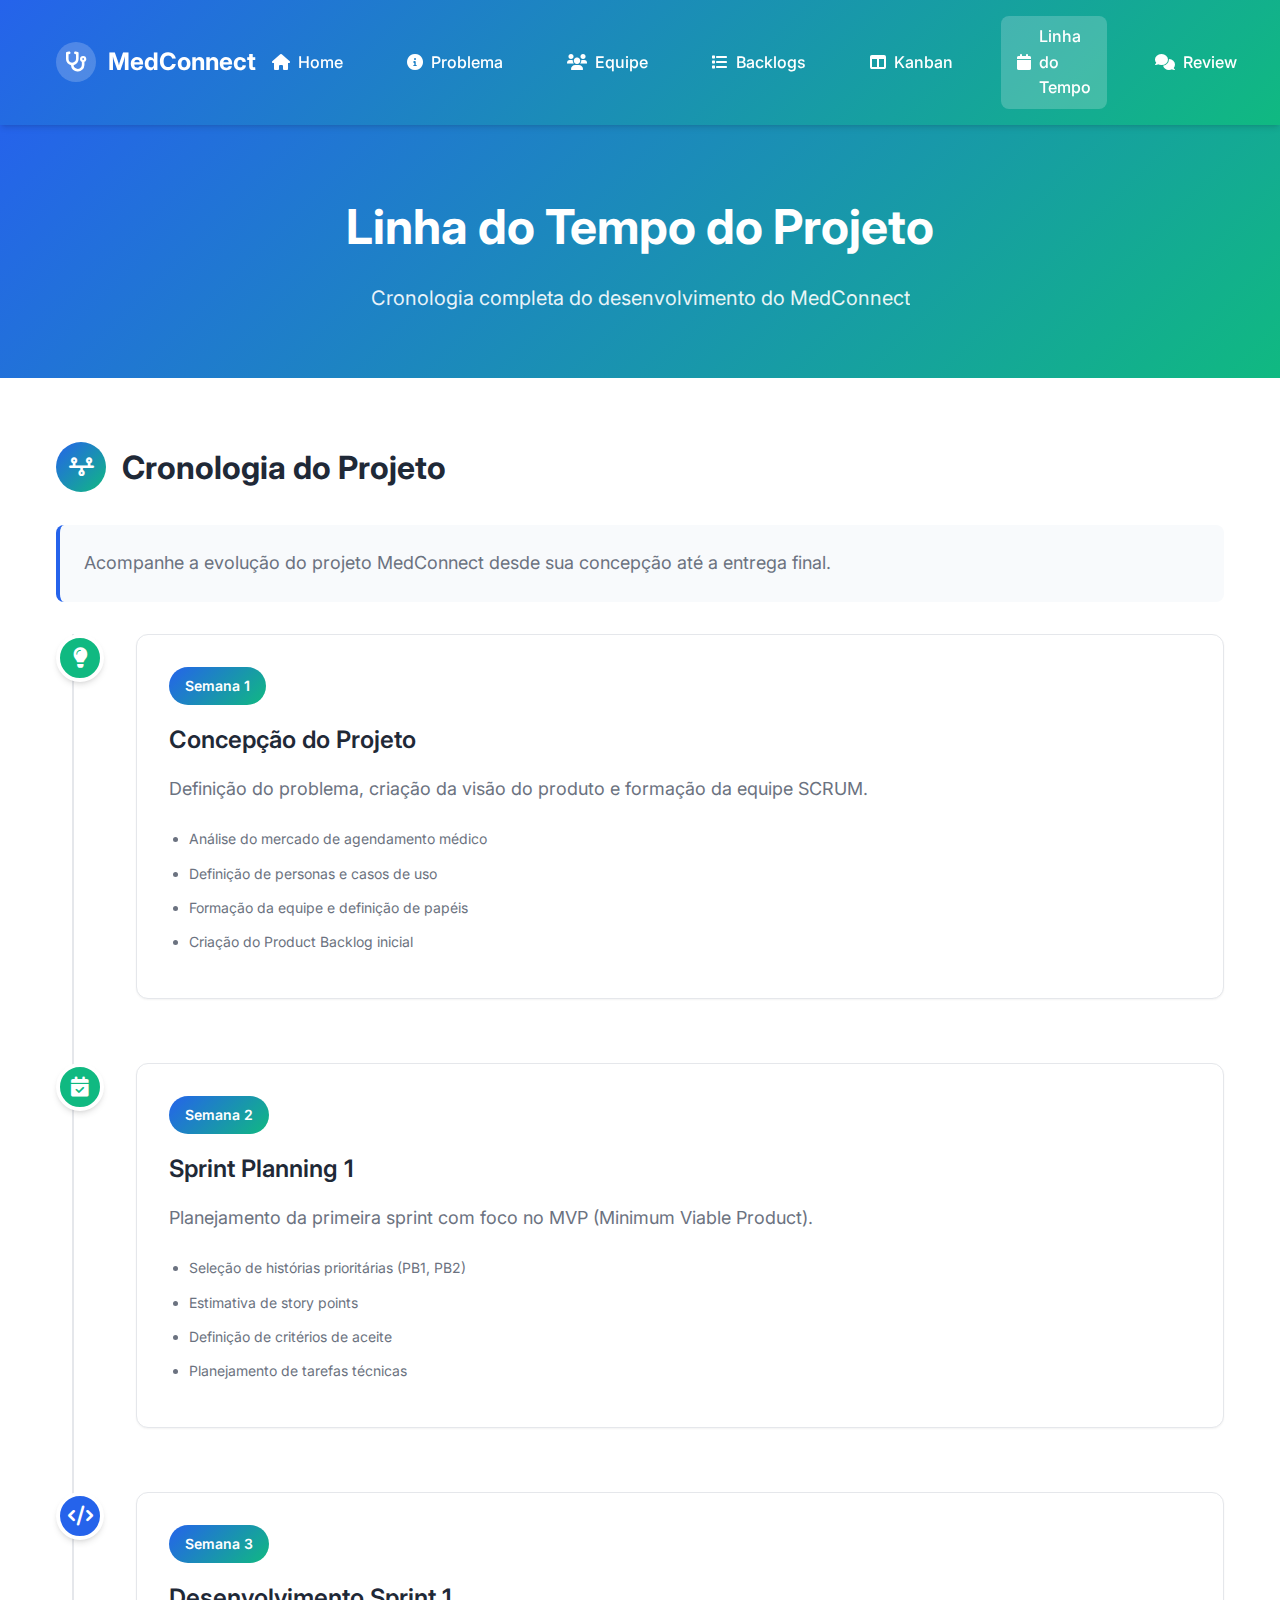
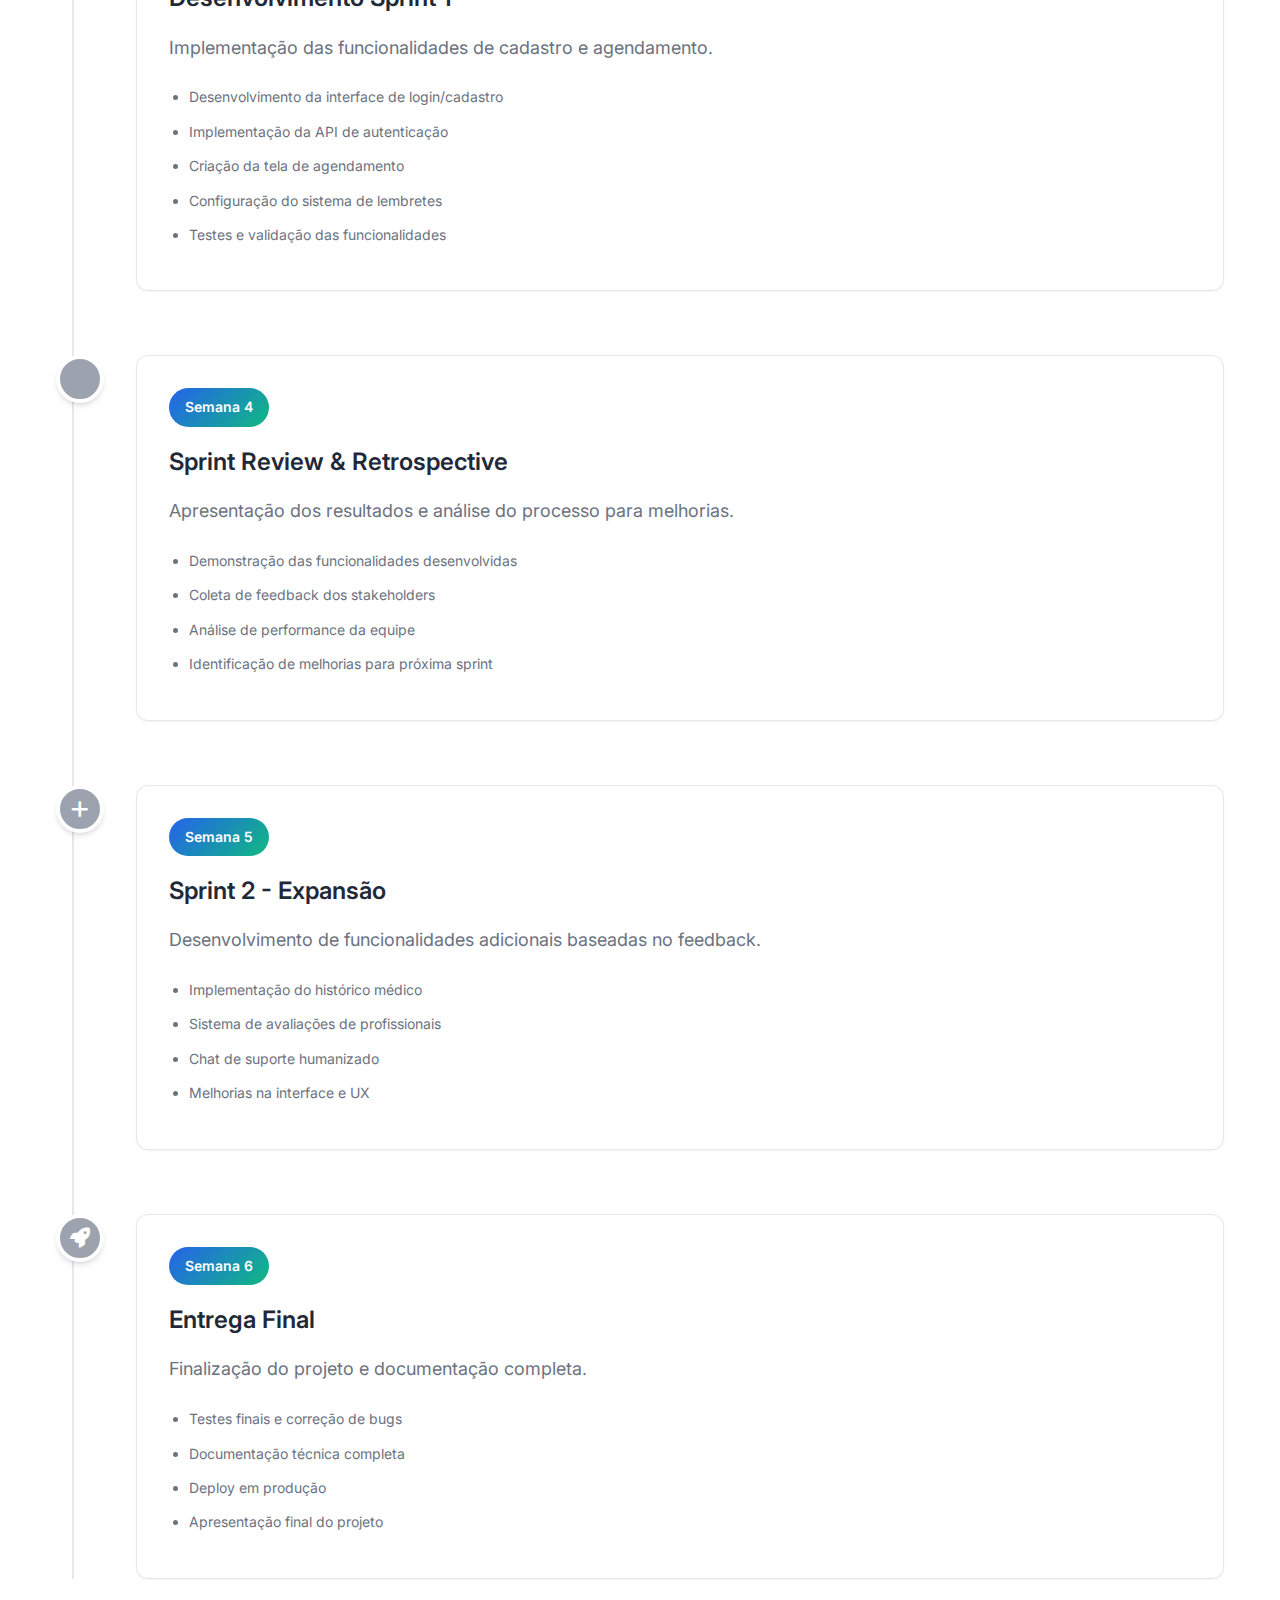
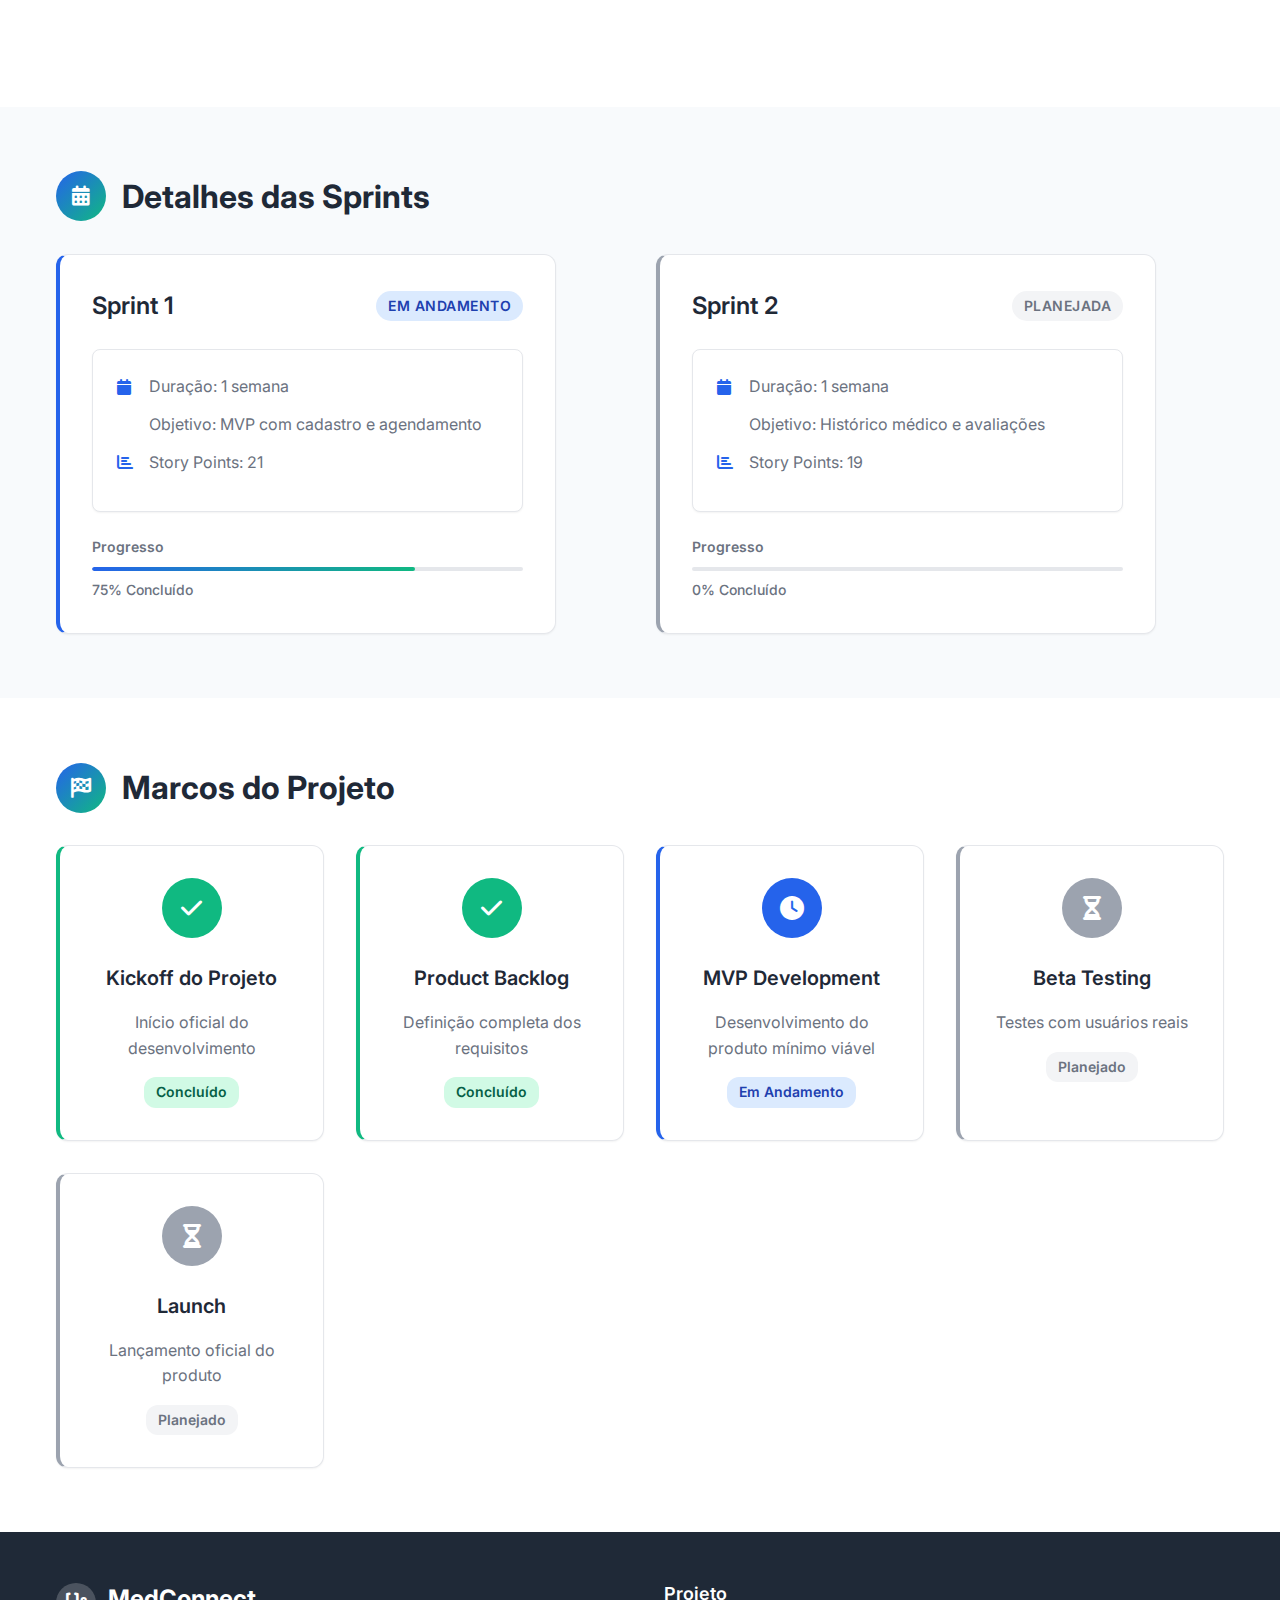
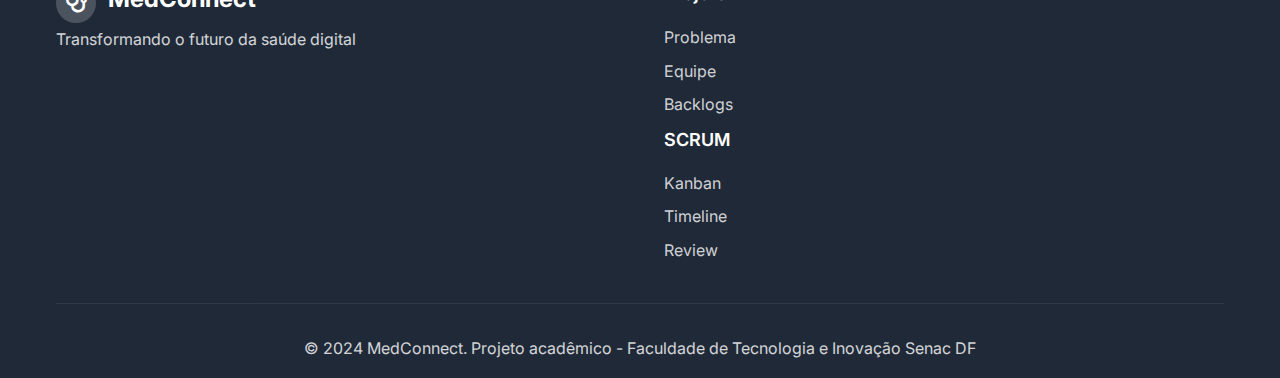
<file: timeline.html>
<!DOCTYPE html>
<html lang="pt-BR">
<head>
    <meta charset="UTF-8">
    <meta name="viewport" content="width=device-width, initial-scale=1.0">
    <title>Timeline - MedConnect</title>
    <link rel="stylesheet" href="styles.css">
    <link href="https://cdnjs.cloudflare.com/ajax/libs/font-awesome/6.0.0/css/all.min.css" rel="stylesheet">
    <link href="https://fonts.googleapis.com/css2?family=Inter:wght@300;400;500;600;700&display=swap" rel="stylesheet">
</head>
<body>
    <!-- Header -->
    <header class="header">
        <div class="container">
            <div class="logo">
                <div class="logo-icon">
                    <i class="fas fa-stethoscope"></i>
                </div>
                <h1>MedConnect</h1>
            </div>
            <nav class="nav">
                <ul class="nav-list">
                    <li><a href="index.html" class="nav-link"><i class="fas fa-home"></i> Home</a></li>
                    <li><a href="index.html#problema" class="nav-link"><i class="fas fa-info-circle"></i> Problema</a></li>
                    <li><a href="equipe.html" class="nav-link"><i class="fas fa-users"></i> Equipe</a></li>
                    <li><a href="backlog.html" class="nav-link"><i class="fas fa-list"></i> Backlogs</a></li>
                    <li><a href="kanban.html" class="nav-link"><i class="fas fa-columns"></i> Kanban</a></li>
                    <li><a href="timeline.html" class="nav-link active"><i class="fas fa-calendar"></i> Linha do Tempo</a></li>
                    <li><a href="review.html" class="nav-link"><i class="fas fa-comments"></i> Review</a></li>
                </ul>
            </nav>
        </div>
    </header>

    <!-- Timeline Hero Section -->
    <section class="timeline-hero">
        <div class="container">
            <div class="timeline-hero-content">
                <h1>Linha do Tempo do Projeto</h1>
                <p>Cronologia completa do desenvolvimento do MedConnect</p>
            </div>
        </div>
    </section>

    <!-- Project Timeline -->
    <section class="project-timeline-section">
        <div class="container">
            <div class="section-header">
                <div class="section-icon">
                    <i class="fas fa-timeline"></i>
                </div>
                <h2>Cronologia do Projeto</h2>
            </div>
            <div class="timeline-description">
                <p>Acompanhe a evolução do projeto MedConnect desde sua concepção até a entrega final.</p>
            </div>
            
            <div class="timeline-container">
                <div class="timeline-item completed">
                    <div class="timeline-marker">
                        <i class="fas fa-lightbulb"></i>
                    </div>
                    <div class="timeline-content">
                        <div class="timeline-date">Semana 1</div>
                        <h3>Concepção do Projeto</h3>
                        <p>Definição do problema, criação da visão do produto e formação da equipe SCRUM.</p>
                        <div class="timeline-details">
                            <ul>
                                <li>Análise do mercado de agendamento médico</li>
                                <li>Definição de personas e casos de uso</li>
                                <li>Formação da equipe e definição de papéis</li>
                                <li>Criação do Product Backlog inicial</li>
                            </ul>
                        </div>
                    </div>
                </div>

                <div class="timeline-item completed">
                    <div class="timeline-marker">
                        <i class="fas fa-calendar-check"></i>
                    </div>
                    <div class="timeline-content">
                        <div class="timeline-date">Semana 2</div>
                        <h3>Sprint Planning 1</h3>
                        <p>Planejamento da primeira sprint com foco no MVP (Minimum Viable Product).</p>
                        <div class="timeline-details">
                            <ul>
                                <li>Seleção de histórias prioritárias (PB1, PB2)</li>
                                <li>Estimativa de story points</li>
                                <li>Definição de critérios de aceite</li>
                                <li>Planejamento de tarefas técnicas</li>
                            </ul>
                        </div>
                    </div>
                </div>

                <div class="timeline-item in-progress">
                    <div class="timeline-marker">
                        <i class="fas fa-code"></i>
                    </div>
                    <div class="timeline-content">
                        <div class="timeline-date">Semana 3</div>
                        <h3>Desenvolvimento Sprint 1</h3>
                        <p>Implementação das funcionalidades de cadastro e agendamento.</p>
                        <div class="timeline-details">
                            <ul>
                                <li>Desenvolvimento da interface de login/cadastro</li>
                                <li>Implementação da API de autenticação</li>
                                <li>Criação da tela de agendamento</li>
                                <li>Configuração do sistema de lembretes</li>
                                <li>Testes e validação das funcionalidades</li>
                            </ul>
                        </div>
                    </div>
                </div>

                <div class="timeline-item upcoming">
                    <div class="timeline-marker">
                        <i class="fas fa-presentation"></i>
                    </div>
                    <div class="timeline-content">
                        <div class="timeline-date">Semana 4</div>
                        <h3>Sprint Review & Retrospective</h3>
                        <p>Apresentação dos resultados e análise do processo para melhorias.</p>
                        <div class="timeline-details">
                            <ul>
                                <li>Demonstração das funcionalidades desenvolvidas</li>
                                <li>Coleta de feedback dos stakeholders</li>
                                <li>Análise de performance da equipe</li>
                                <li>Identificação de melhorias para próxima sprint</li>
                            </ul>
                        </div>
                    </div>
                </div>

                <div class="timeline-item upcoming">
                    <div class="timeline-marker">
                        <i class="fas fa-plus"></i>
                    </div>
                    <div class="timeline-content">
                        <div class="timeline-date">Semana 5</div>
                        <h3>Sprint 2 - Expansão</h3>
                        <p>Desenvolvimento de funcionalidades adicionais baseadas no feedback.</p>
                        <div class="timeline-details">
                            <ul>
                                <li>Implementação do histórico médico</li>
                                <li>Sistema de avaliações de profissionais</li>
                                <li>Chat de suporte humanizado</li>
                                <li>Melhorias na interface e UX</li>
                            </ul>
                        </div>
                    </div>
                </div>

                <div class="timeline-item upcoming">
                    <div class="timeline-marker">
                        <i class="fas fa-rocket"></i>
                    </div>
                    <div class="timeline-content">
                        <div class="timeline-date">Semana 6</div>
                        <h3>Entrega Final</h3>
                        <p>Finalização do projeto e documentação completa.</p>
                        <div class="timeline-details">
                            <ul>
                                <li>Testes finais e correção de bugs</li>
                                <li>Documentação técnica completa</li>
                                <li>Deploy em produção</li>
                                <li>Apresentação final do projeto</li>
                            </ul>
                        </div>
                    </div>
                </div>
            </div>
        </div>
    </section>

    <!-- Sprint Details -->
    <section class="sprint-details-section">
        <div class="container">
            <div class="section-header">
                <div class="section-icon">
                    <i class="fas fa-calendar-alt"></i>
                </div>
                <h2>Detalhes das Sprints</h2>
            </div>
            <div class="sprints-grid">
                <div class="sprint-card current">
                    <div class="sprint-header">
                        <h3>Sprint 1</h3>
                        <span class="sprint-status current">Em Andamento</span>
                    </div>
                    <div class="sprint-info">
                        <div class="info-item">
                            <i class="fas fa-calendar"></i>
                            <span>Duração: 1 semana</span>
                        </div>
                        <div class="info-item">
                            <i class="fas fa-target"></i>
                            <span>Objetivo: MVP com cadastro e agendamento</span>
                        </div>
                        <div class="info-item">
                            <i class="fas fa-chart-bar"></i>
                            <span>Story Points: 21</span>
                        </div>
                    </div>
                    <div class="sprint-progress">
                        <div class="progress-label">Progresso</div>
                        <div class="progress-bar">
                            <div class="progress-fill" style="width: 75%"></div>
                        </div>
                        <div class="progress-text">75% Concluído</div>
                    </div>
                </div>

                <div class="sprint-card upcoming">
                    <div class="sprint-header">
                        <h3>Sprint 2</h3>
                        <span class="sprint-status upcoming">Planejada</span>
                    </div>
                    <div class="sprint-info">
                        <div class="info-item">
                            <i class="fas fa-calendar"></i>
                            <span>Duração: 1 semana</span>
                        </div>
                        <div class="info-item">
                            <i class="fas fa-target"></i>
                            <span>Objetivo: Histórico médico e avaliações</span>
                        </div>
                        <div class="info-item">
                            <i class="fas fa-chart-bar"></i>
                            <span>Story Points: 19</span>
                        </div>
                    </div>
                    <div class="sprint-progress">
                        <div class="progress-label">Progresso</div>
                        <div class="progress-bar">
                            <div class="progress-fill" style="width: 0%"></div>
                        </div>
                        <div class="progress-text">0% Concluído</div>
                    </div>
                </div>
            </div>
        </div>
    </section>

    <!-- Milestones -->
    <section class="milestones-section">
        <div class="container">
            <div class="section-header">
                <div class="section-icon">
                    <i class="fas fa-flag-checkered"></i>
                </div>
                <h2>Marcos do Projeto</h2>
            </div>
            <div class="milestones-grid">
                <div class="milestone-card completed">
                    <div class="milestone-icon">
                        <i class="fas fa-check"></i>
                    </div>
                    <h3>Kickoff do Projeto</h3>
                    <p>Início oficial do desenvolvimento</p>
                    <div class="milestone-date">Concluído</div>
                </div>
                <div class="milestone-card completed">
                    <div class="milestone-icon">
                        <i class="fas fa-check"></i>
                    </div>
                    <h3>Product Backlog</h3>
                    <p>Definição completa dos requisitos</p>
                    <div class="milestone-date">Concluído</div>
                </div>
                <div class="milestone-card in-progress">
                    <div class="milestone-icon">
                        <i class="fas fa-clock"></i>
                    </div>
                    <h3>MVP Development</h3>
                    <p>Desenvolvimento do produto mínimo viável</p>
                    <div class="milestone-date">Em Andamento</div>
                </div>
                <div class="milestone-card upcoming">
                    <div class="milestone-icon">
                        <i class="fas fa-hourglass-half"></i>
                    </div>
                    <h3>Beta Testing</h3>
                    <p>Testes com usuários reais</p>
                    <div class="milestone-date">Planejado</div>
                </div>
                <div class="milestone-card upcoming">
                    <div class="milestone-icon">
                        <i class="fas fa-hourglass-half"></i>
                    </div>
                    <h3>Launch</h3>
                    <p>Lançamento oficial do produto</p>
                    <div class="milestone-date">Planejado</div>
                </div>
            </div>
        </div>
    </section>

    <!-- Footer -->
    <footer class="footer">
        <div class="container">
            <div class="footer-content">
                <div class="footer-logo">
                    <div class="logo">
                        <div class="logo-icon">
                            <i class="fas fa-stethoscope"></i>
                        </div>
                        <h3>MedConnect</h3>
                    </div>
                    <p>Transformando o futuro da saúde digital</p>
                </div>
                <div class="footer-links">
                    <div class="footer-section">
                        <h4>Projeto</h4>
                        <ul>
                            <li><a href="index.html#problema">Problema</a></li>
                            <li><a href="equipe.html">Equipe</a></li>
                            <li><a href="backlog.html">Backlogs</a></li>
                        </ul>
                    </div>
                    <div class="footer-section">
                        <h4>SCRUM</h4>
                        <ul>
                            <li><a href="kanban.html">Kanban</a></li>
                            <li><a href="timeline.html">Timeline</a></li>
                            <li><a href="review.html">Review</a></li>
                        </ul>
                    </div>
                </div>
            </div>
            <div class="footer-bottom">
                <p>&copy; 2024 MedConnect. Projeto acadêmico - Faculdade de Tecnologia e Inovação Senac DF</p>
            </div>
        </div>
    </footer>

    <script src="script.js"></script>
</body>
</html>
</file>
<file: styles.css>
/* Reset e Base */
* {
    margin: 0;
    padding: 0;
    box-sizing: border-box;
}

:root {
    --primary-blue: #2563eb;
    --primary-green: #10b981;
    --gradient-bg: linear-gradient(135deg, #2563eb 0%, #10b981 100%);
    --text-primary: #1f2937;
    --text-secondary: #6b7280;
    --text-light: #9ca3af;
    --bg-light: #f8fafc;
    --bg-white: #ffffff;
    --border-light: #e5e7eb;
    --shadow-sm: 0 1px 2px 0 rgb(0 0 0 / 0.05);
    --shadow-md: 0 4px 6px -1px rgb(0 0 0 / 0.1), 0 2px 4px -2px rgb(0 0 0 / 0.1);
    --shadow-lg: 0 10px 15px -3px rgb(0 0 0 / 0.1), 0 4px 6px -4px rgb(0 0 0 / 0.1);
    --shadow-xl: 0 20px 25px -5px rgb(0 0 0 / 0.1), 0 8px 10px -6px rgb(0 0 0 / 0.1);
    --border-radius: 8px;
    --border-radius-lg: 12px;
    --transition: all 0.3s cubic-bezier(0.4, 0, 0.2, 1);
}

body {
    font-family: 'Inter', -apple-system, BlinkMacSystemFont, 'Segoe UI', Roboto, sans-serif;
    line-height: 1.6;
    color: var(--text-primary);
    background-color: var(--bg-light);
}

.container {
    max-width: 1200px;
    margin: 0 auto;
    padding: 0 1rem;
}

/* Header */
.header {
    background: var(--gradient-bg);
    color: white;
    padding: 1rem 0;
    position: sticky;
    top: 0;
    z-index: 100;
    box-shadow: var(--shadow-md);
}

.header .container {
    display: flex;
    justify-content: space-between;
    align-items: center;
}

.logo {
    display: flex;
    align-items: center;
    gap: 0.75rem;
}

.logo-icon {
    width: 40px;
    height: 40px;
    background: rgba(255, 255, 255, 0.2);
    border-radius: 50%;
    display: flex;
    align-items: center;
    justify-content: center;
    font-size: 1.25rem;
}

.logo h1 {
    font-size: 1.5rem;
    font-weight: 700;
    margin: 0;
}

.nav-list {
    display: flex;
    list-style: none;
    gap: 2rem;
    align-items: center;
}

.nav-link {
    color: white;
    text-decoration: none;
    display: flex;
    align-items: center;
    gap: 0.5rem;
    padding: 0.5rem 1rem;
    border-radius: var(--border-radius);
    transition: var(--transition);
    font-weight: 500;
}

.nav-link:hover {
    background: rgba(255, 255, 255, 0.1);
    transform: translateY(-1px);
}

/* Hero Section */
.hero {
    background: var(--gradient-bg);
    color: white;
    padding: 4rem 0;
    min-height: 80vh;
    display: flex;
    align-items: center;
    position: relative;
    z-index: 1;
}

.hero .container {
    display: grid;
    grid-template-columns: 1fr 1fr;
    gap: 4rem;
    align-items: center;
}

.hero-content h2 {
    font-size: 3rem;
    font-weight: 700;
    line-height: 1.2;
    margin-bottom: 1.5rem;
}

.hero-content p {
    font-size: 1.25rem;
    opacity: 0.9;
    margin-bottom: 2rem;
}

.hero-buttons {
    display: flex;
    gap: 1rem;
}

.btn {
    display: inline-flex;
    align-items: center;
    padding: 0.75rem 1.5rem;
    border-radius: var(--border-radius);
    text-decoration: none;
    font-weight: 600;
    transition: var(--transition);
    border: none;
    cursor: pointer;
    font-size: 1rem;
}

.btn-primary {
    background: white;
    color: var(--primary-blue);
}

.btn-primary:hover {
    transform: translateY(-2px);
    box-shadow: var(--shadow-lg);
}

.btn-secondary {
    background: rgba(255, 255, 255, 0.1);
    color: white;
    border: 2px solid rgba(255, 255, 255, 0.3);
}

.btn-secondary:hover {
    background: rgba(255, 255, 255, 0.2);
    border-color: rgba(255, 255, 255, 0.5);
}

/* Phone Mockup */
.phone-mockup {
    position: relative;
    width: 300px;
    height: 600px;
    background: #1f2937;
    border-radius: 30px;
    padding: 20px;
    box-shadow: var(--shadow-xl);
    margin: 0 auto;
}

.phone-screen {
    width: 100%;
    height: 100%;
    background: white;
    border-radius: 20px;
    overflow: hidden;
    position: relative;
}

.app-interface {
    height: 100%;
    display: flex;
    flex-direction: column;
}

.app-header {
    background: var(--gradient-bg);
    color: white;
    padding: 1rem;
    display: flex;
    align-items: center;
    gap: 0.5rem;
    font-weight: 600;
}

.app-content {
    flex: 1;
    padding: 1rem;
}

.appointment-card {
    background: var(--bg-light);
    border-radius: var(--border-radius);
    padding: 1rem;
    border: 1px solid var(--border-light);
}

.doctor-info {
    display: flex;
    align-items: center;
    gap: 0.75rem;
    margin-bottom: 0.75rem;
}

.avatar {
    width: 40px;
    height: 40px;
    background: var(--primary-blue);
    color: white;
    border-radius: 50%;
    display: flex;
    align-items: center;
    justify-content: center;
    font-weight: 600;
    font-size: 0.875rem;
}

.info h4 {
    font-size: 0.875rem;
    font-weight: 600;
    margin: 0;
}

.info p {
    font-size: 0.75rem;
    color: var(--text-secondary);
    margin: 0;
}

.appointment-time {
    display: flex;
    align-items: center;
    gap: 0.5rem;
    color: var(--text-secondary);
    font-size: 0.875rem;
}

/* Section Headers */
.section-header {
    display: flex;
    align-items: center;
    gap: 1rem;
    margin-bottom: 2rem;
}

.section-icon {
    width: 50px;
    height: 50px;
    background: var(--gradient-bg);
    border-radius: 50%;
    display: flex;
    align-items: center;
    justify-content: center;
    color: white;
    font-size: 1.25rem;
}

.section-header h2 {
    font-size: 2rem;
    font-weight: 700;
    color: var(--text-primary);
}

/* Problem Section */
.problem-section {
    padding: 4rem 0;
    background: white;
    position: relative;
    z-index: 2;
}

.problem-content {
    display: grid;
    grid-template-columns: 2fr 1fr;
    gap: 3rem;
    align-items: start;
}

.problem-text p {
    font-size: 1.125rem;
    line-height: 1.8;
    color: var(--text-secondary);
}

.problem-stats {
    display: flex;
    flex-direction: column;
    gap: 1.5rem;
}

.stat-card {
    background: var(--bg-light);
    padding: 1.5rem;
    border-radius: var(--border-radius-lg);
    text-align: center;
    border: 1px solid var(--border-light);
}

.stat-icon {
    width: 50px;
    height: 50px;
    background: var(--gradient-bg);
    border-radius: 50%;
    display: flex;
    align-items: center;
    justify-content: center;
    color: white;
    margin: 0 auto 1rem;
    font-size: 1.25rem;
}

.stat-number {
    font-size: 2rem;
    font-weight: 700;
    color: var(--primary-blue);
    margin-bottom: 0.5rem;
}

.stat-label {
    font-size: 0.875rem;
    color: var(--text-secondary);
}

/* Features Section */
.features-section {
    padding: 4rem 0;
    background: var(--bg-light);
    position: relative;
    z-index: 2;
}

.features-section h2 {
    text-align: center;
    font-size: 2.5rem;
    font-weight: 700;
    margin-bottom: 3rem;
    color: var(--text-primary);
}

.features-grid {
    display: grid;
    grid-template-columns: repeat(auto-fit, minmax(300px, 1fr));
    gap: 2rem;
}

.feature-card {
    background: white;
    padding: 2rem;
    border-radius: var(--border-radius-lg);
    box-shadow: var(--shadow-sm);
    border: 1px solid var(--border-light);
    transition: var(--transition);
    text-align: center;
}

.feature-card:hover {
    transform: translateY(-4px);
    box-shadow: var(--shadow-lg);
}

.feature-icon {
    width: 60px;
    height: 60px;
    background: var(--gradient-bg);
    border-radius: 50%;
    display: flex;
    align-items: center;
    justify-content: center;
    color: white;
    font-size: 1.5rem;
    margin: 0 auto 1.5rem;
}

.feature-card h3 {
    font-size: 1.25rem;
    font-weight: 600;
    margin-bottom: 1rem;
    color: var(--text-primary);
}

.feature-card p {
    color: var(--text-secondary);
    line-height: 1.6;
}

/* Team Preview Section */
.team-preview {
    padding: 4rem 0;
    background: white;
    position: relative;
    z-index: 2;
}

.team-grid {
    display: grid;
    grid-template-columns: repeat(auto-fit, minmax(200px, 1fr));
    gap: 2rem;
    margin-bottom: 3rem;
}

.team-card {
    background: white;
    padding: 2rem;
    border-radius: var(--border-radius-lg);
    box-shadow: var(--shadow-sm);
    border: 1px solid var(--border-light);
    text-align: center;
    transition: var(--transition);
}

.team-card:hover {
    transform: translateY(-4px);
    box-shadow: var(--shadow-lg);
}

.team-avatar {
    width: 80px;
    height: 80px;
    background: var(--gradient-bg);
    border-radius: 50%;
    display: flex;
    align-items: center;
    justify-content: center;
    color: white;
    font-size: 2rem;
    margin: 0 auto 1.5rem;
}

.team-card h3 {
    font-size: 1.125rem;
    font-weight: 600;
    margin-bottom: 0.5rem;
    color: var(--text-primary);
}

.team-card p {
    color: var(--text-secondary);
    font-size: 0.875rem;
}

.team-cta {
    text-align: center;
}

/* Footer */
.footer {
    background: var(--text-primary);
    color: white;
    padding: 3rem 0 1rem;
}

.footer-content {
    display: grid;
    grid-template-columns: 1fr 1fr;
    gap: 3rem;
    margin-bottom: 2rem;
}

.footer-logo h3 {
    font-size: 1.5rem;
    font-weight: 700;
    margin-bottom: 0.5rem;
}

.footer-logo p {
    opacity: 0.8;
    margin-bottom: 1rem;
}

.footer-section h4 {
    font-size: 1.125rem;
    font-weight: 600;
    margin-bottom: 1rem;
}

.footer-section ul {
    list-style: none;
}

.footer-section ul li {
    margin-bottom: 0.5rem;
}

.footer-section ul li a {
    color: rgba(255, 255, 255, 0.8);
    text-decoration: none;
    transition: var(--transition);
}

.footer-section ul li a:hover {
    color: white;
}

.footer-bottom {
    border-top: 1px solid rgba(255, 255, 255, 0.1);
    padding-top: 2rem;
    text-align: center;
    opacity: 0.8;
}

/* Responsive Design */
@media (max-width: 768px) {
    .nav-list {
        flex-direction: column;
        gap: 1rem;
        position: absolute;
        top: 100%;
        left: 0;
        right: 0;
        background: var(--gradient-bg);
        padding: 1rem;
        transform: translateY(-100%);
        opacity: 0;
        visibility: hidden;
        transition: var(--transition);
    }

    .nav-list.active {
        transform: translateY(0);
        opacity: 1;
        visibility: visible;
    }

    .hero .container {
        grid-template-columns: 1fr;
        text-align: center;
    }

    .hero-content h2 {
        font-size: 2rem;
    }

    .problem-content {
        grid-template-columns: 1fr;
    }

    .features-grid {
        grid-template-columns: 1fr;
    }

    .team-grid {
        grid-template-columns: repeat(auto-fit, minmax(150px, 1fr));
    }

    .footer-content {
        grid-template-columns: 1fr;
        text-align: center;
    }

    .phone-mockup {
        width: 250px;
        height: 500px;
    }
}

@media (max-width: 480px) {
    .container {
        padding: 0 0.5rem;
    }

    .hero {
        padding: 2rem 0;
    }

    .hero-content h2 {
        font-size: 1.75rem;
    }

    .section-header h2 {
        font-size: 1.5rem;
    }

    .features-section h2 {
        font-size: 2rem;
    }

    .phone-mockup {
        width: 200px;
        height: 400px;
    }
}

/* Animations */
@keyframes fadeInUp {
    from {
        opacity: 0;
        transform: translateY(30px);
    }
    to {
        opacity: 1;
        transform: translateY(0);
    }
}

.fade-in-up {
    animation: fadeInUp 0.6s ease-out;
}

/* Team Page Styles */
.team-hero {
    background: var(--gradient-bg);
    color: white;
    padding: 4rem 0;
    text-align: center;
}

.team-hero-content h1 {
    font-size: 3rem;
    font-weight: 700;
    margin-bottom: 1rem;
}

.team-hero-content p {
    font-size: 1.25rem;
    opacity: 0.9;
    margin-bottom: 2rem;
}

.team-stats {
    display: flex;
    justify-content: center;
    gap: 3rem;
    margin-top: 2rem;
}

.team-stat {
    text-align: center;
}

.stat-number {
    display: block;
    font-size: 2.5rem;
    font-weight: 700;
    margin-bottom: 0.5rem;
}

.stat-label {
    font-size: 1rem;
    opacity: 0.8;
}

.team-structure {
    padding: 4rem 0;
    background: white;
}

.team-structure h2 {
    text-align: center;
    font-size: 2.5rem;
    font-weight: 700;
    margin-bottom: 3rem;
    color: var(--text-primary);
}

.structure-grid {
    display: grid;
    grid-template-columns: repeat(auto-fit, minmax(250px, 1fr));
    gap: 2rem;
}

.role-card {
    background: var(--bg-light);
    padding: 2rem;
    border-radius: var(--border-radius-lg);
    text-align: center;
    border: 1px solid var(--border-light);
    transition: var(--transition);
}

.role-card:hover {
    transform: translateY(-4px);
    box-shadow: var(--shadow-lg);
}

.role-icon {
    width: 60px;
    height: 60px;
    background: var(--gradient-bg);
    border-radius: 50%;
    display: flex;
    align-items: center;
    justify-content: center;
    color: white;
    font-size: 1.5rem;
    margin: 0 auto 1.5rem;
}

.role-card h3 {
    font-size: 1.25rem;
    font-weight: 600;
    margin-bottom: 1rem;
    color: var(--text-primary);
}

.role-card p {
    color: var(--text-secondary);
    line-height: 1.6;
}

.team-members {
    padding: 4rem 0;
    background: var(--bg-light);
}

.team-members h2 {
    text-align: center;
    font-size: 2.5rem;
    font-weight: 700;
    margin-bottom: 3rem;
    color: var(--text-primary);
}

.members-grid {
    display: grid;
    grid-template-columns: repeat(auto-fit, minmax(350px, 1fr));
    gap: 2rem;
}

.member-card {
    background: white;
    padding: 2rem;
    border-radius: var(--border-radius-lg);
    box-shadow: var(--shadow-sm);
    border: 1px solid var(--border-light);
    transition: var(--transition);
    display: flex;
    gap: 1.5rem;
    align-items: flex-start;
}

.member-card:hover {
    transform: translateY(-4px);
    box-shadow: var(--shadow-lg);
}

.member-avatar {
    width: 80px;
    height: 80px;
    border-radius: 50%;
    display: flex;
    align-items: center;
    justify-content: center;
    color: white;
    font-size: 2rem;
    flex-shrink: 0;
}

.product-owner-card .member-avatar {
    background: linear-gradient(135deg, #f59e0b, #f97316);
}

.scrum-master-card .member-avatar {
    background: linear-gradient(135deg, #8b5cf6, #a855f7);
}

.tech-lead-card .member-avatar {
    background: linear-gradient(135deg, #06b6d4, #0891b2);
}

.dev-card .member-avatar {
    background: var(--gradient-bg);
}

.member-info {
    flex: 1;
}

.member-info h3 {
    font-size: 1.25rem;
    font-weight: 600;
    margin-bottom: 0.5rem;
    color: var(--text-primary);
}

.member-role {
    color: var(--primary-blue);
    font-weight: 600;
    margin-bottom: 1rem;
    font-size: 0.875rem;
    text-transform: uppercase;
    letter-spacing: 0.5px;
}

.member-description {
    color: var(--text-secondary);
    line-height: 1.6;
    margin-bottom: 1rem;
}

.member-skills {
    display: flex;
    flex-wrap: wrap;
    gap: 0.5rem;
}

.skill {
    background: var(--bg-light);
    color: var(--text-secondary);
    padding: 0.25rem 0.75rem;
    border-radius: 20px;
    font-size: 0.75rem;
    font-weight: 500;
    border: 1px solid var(--border-light);
}

.team-values {
    padding: 4rem 0;
    background: white;
}

.team-values h2 {
    text-align: center;
    font-size: 2.5rem;
    font-weight: 700;
    margin-bottom: 3rem;
    color: var(--text-primary);
}

.values-grid {
    display: grid;
    grid-template-columns: repeat(auto-fit, minmax(250px, 1fr));
    gap: 2rem;
}

.value-card {
    background: var(--bg-light);
    padding: 2rem;
    border-radius: var(--border-radius-lg);
    text-align: center;
    border: 1px solid var(--border-light);
    transition: var(--transition);
}

.value-card:hover {
    transform: translateY(-4px);
    box-shadow: var(--shadow-lg);
}

.value-icon {
    width: 60px;
    height: 60px;
    background: var(--gradient-bg);
    border-radius: 50%;
    display: flex;
    align-items: center;
    justify-content: center;
    color: white;
    font-size: 1.5rem;
    margin: 0 auto 1.5rem;
}

.value-card h3 {
    font-size: 1.25rem;
    font-weight: 600;
    margin-bottom: 1rem;
    color: var(--text-primary);
}

.value-card p {
    color: var(--text-secondary);
    line-height: 1.6;
}

.sprint-info {
    padding: 4rem 0;
    background: var(--bg-light);
}

.sprint-info h2 {
    text-align: center;
    font-size: 2.5rem;
    font-weight: 700;
    margin-bottom: 3rem;
    color: var(--text-primary);
}

.sprint-details {
    display: flex;
    justify-content: center;
}

.sprint-card {
    background: white;
    padding: 2rem;
    border-radius: var(--border-radius-lg);
    box-shadow: var(--shadow-sm);
    border: 1px solid var(--border-light);
    max-width: 500px;
    width: 100%;
}

.sprint-card h3 {
    font-size: 1.5rem;
    font-weight: 600;
    margin-bottom: 1.5rem;
    color: var(--text-primary);
    text-align: center;
}

.sprint-meta {
    margin-bottom: 2rem;
}

.meta-item {
    display: flex;
    align-items: center;
    gap: 0.75rem;
    margin-bottom: 1rem;
    color: var(--text-secondary);
}

.meta-item i {
    color: var(--primary-blue);
    width: 20px;
}

.sprint-progress {
    margin-top: 1.5rem;
}

.progress-bar {
    width: 100%;
    height: 8px;
    background: var(--border-light);
    border-radius: 4px;
    overflow: hidden;
    margin-bottom: 0.5rem;
}

.progress-fill {
    height: 100%;
    background: var(--gradient-bg);
    border-radius: 4px;
    transition: width 0.3s ease;
}

.progress-text {
    font-size: 0.875rem;
    color: var(--text-secondary);
    font-weight: 500;
}

.nav-link.active {
    background: rgba(255, 255, 255, 0.2);
    border-radius: var(--border-radius);
}

/* Backlog Page Styles */
.backlog-hero {
    background: var(--gradient-bg);
    color: white;
    padding: 4rem 0;
    text-align: center;
}

.backlog-hero-content h1 {
    font-size: 3rem;
    font-weight: 700;
    margin-bottom: 1rem;
}

.backlog-hero-content p {
    font-size: 1.25rem;
    opacity: 0.9;
}

.product-backlog-section {
    padding: 4rem 0;
    background: white;
}

.sprint-backlog-section {
    padding: 4rem 0;
    background: var(--bg-light);
}

.backlog-description {
    margin-bottom: 2rem;
    padding: 1.5rem;
    background: var(--bg-light);
    border-radius: var(--border-radius);
    border-left: 4px solid var(--primary-blue);
}

.backlog-description p {
    color: var(--text-secondary);
    font-size: 1.125rem;
    margin: 0;
}

.backlog-table-container {
    overflow-x: auto;
    border-radius: var(--border-radius-lg);
    box-shadow: var(--shadow-sm);
    border: 1px solid var(--border-light);
}

.backlog-table {
    width: 100%;
    border-collapse: collapse;
    background: white;
}

.backlog-table th {
    background: var(--gradient-bg);
    color: white;
    padding: 1rem;
    text-align: left;
    font-weight: 600;
    font-size: 0.875rem;
    text-transform: uppercase;
    letter-spacing: 0.5px;
}

.backlog-table td {
    padding: 1rem;
    border-bottom: 1px solid var(--border-light);
    vertical-align: top;
}

.backlog-table tbody tr:hover {
    background: var(--bg-light);
}

.story-cell {
    background: var(--bg-light);
    font-weight: 600;
    color: var(--text-primary);
}

.story-cell small {
    font-weight: 400;
    color: var(--text-secondary);
    display: block;
    margin-top: 0.5rem;
}

.backlog-table ul {
    margin: 0;
    padding-left: 1.25rem;
}

.backlog-table li {
    margin-bottom: 0.25rem;
    color: var(--text-secondary);
    font-size: 0.875rem;
}

.priority-badge {
    display: inline-block;
    padding: 0.25rem 0.75rem;
    border-radius: 20px;
    font-size: 0.75rem;
    font-weight: 600;
    text-transform: uppercase;
    letter-spacing: 0.5px;
}

.priority-badge.must-have {
    background: #fee2e2;
    color: #dc2626;
    border: 1px solid #fecaca;
}

.priority-badge.should-have {
    background: #fef3c7;
    color: #d97706;
    border: 1px solid #fed7aa;
}

.priority-badge.could-have {
    background: #dbeafe;
    color: #2563eb;
    border: 1px solid #bfdbfe;
}

.status-badge {
    display: inline-block;
    padding: 0.25rem 0.75rem;
    border-radius: 20px;
    font-size: 0.75rem;
    font-weight: 600;
    text-transform: uppercase;
    letter-spacing: 0.5px;
}

.status-badge.completed {
    background: #d1fae5;
    color: #065f46;
    border: 1px solid #a7f3d0;
}

.status-badge.in-progress {
    background: #dbeafe;
    color: #1e40af;
    border: 1px solid #93c5fd;
}

.status-badge.pending {
    background: #f3f4f6;
    color: #6b7280;
    border: 1px solid #d1d5db;
}

.sprint-info {
    margin-bottom: 2rem;
    padding: 1.5rem;
    background: white;
    border-radius: var(--border-radius);
    box-shadow: var(--shadow-sm);
    border: 1px solid var(--border-light);
}

.sprint-meta {
    display: grid;
    grid-template-columns: repeat(auto-fit, minmax(250px, 1fr));
    gap: 1rem;
}

.meta-item {
    display: flex;
    align-items: center;
    gap: 0.75rem;
    color: var(--text-secondary);
}

.meta-item i {
    color: var(--primary-blue);
    width: 20px;
}

.sprint-planning-section {
    padding: 4rem 0;
    background: white;
}

.planning-content {
    margin-top: 2rem;
}

.planning-grid {
    display: grid;
    grid-template-columns: repeat(auto-fit, minmax(300px, 1fr));
    gap: 2rem;
}

.planning-card {
    background: var(--bg-light);
    padding: 2rem;
    border-radius: var(--border-radius-lg);
    border: 1px solid var(--border-light);
    transition: var(--transition);
}

.planning-card:hover {
    transform: translateY(-2px);
    box-shadow: var(--shadow-md);
}

.planning-card h3 {
    font-size: 1.25rem;
    font-weight: 600;
    margin-bottom: 1rem;
    color: var(--text-primary);
}

.planning-card p {
    color: var(--text-secondary);
    line-height: 1.6;
    margin: 0;
}

.planning-card ul {
    margin: 0;
    padding-left: 1.25rem;
}

.planning-card li {
    margin-bottom: 0.5rem;
    color: var(--text-secondary);
    line-height: 1.6;
}

.burndown-section {
    padding: 4rem 0;
    background: var(--bg-light);
}

.chart-container {
    margin-top: 2rem;
}

.chart-placeholder {
    background: white;
    padding: 4rem 2rem;
    border-radius: var(--border-radius-lg);
    text-align: center;
    box-shadow: var(--shadow-sm);
    border: 1px solid var(--border-light);
}

.chart-placeholder i {
    font-size: 4rem;
    color: var(--primary-blue);
    margin-bottom: 1rem;
}

.chart-placeholder p {
    font-size: 1.25rem;
    font-weight: 600;
    color: var(--text-primary);
    margin-bottom: 2rem;
}

.chart-info {
    display: grid;
    grid-template-columns: repeat(auto-fit, minmax(200px, 1fr));
    gap: 1rem;
    max-width: 600px;
    margin: 0 auto;
}

.chart-item {
    display: flex;
    justify-content: space-between;
    align-items: center;
    padding: 1rem;
    background: var(--bg-light);
    border-radius: var(--border-radius);
    border: 1px solid var(--border-light);
}

.chart-label {
    color: var(--text-secondary);
    font-weight: 500;
}

.chart-value {
    color: var(--primary-blue);
    font-weight: 700;
    font-size: 1.125rem;
}

/* Responsive Design for Backlog Page */
@media (max-width: 768px) {
    .backlog-table {
        font-size: 0.875rem;
    }
    
    .backlog-table th,
    .backlog-table td {
        padding: 0.75rem 0.5rem;
    }
    
    .sprint-meta {
        grid-template-columns: 1fr;
    }
    
    .planning-grid {
        grid-template-columns: 1fr;
    }
    
    .chart-info {
        grid-template-columns: 1fr;
    }
}

/* Review Page Styles */
.review-hero {
    background: var(--gradient-bg);
    color: white;
    padding: 4rem 0;
    text-align: center;
}

.review-hero-content h1 {
    font-size: 3rem;
    font-weight: 700;
    margin-bottom: 1rem;
}

.review-hero-content p {
    font-size: 1.25rem;
    opacity: 0.9;
}

.sprint-review-section {
    padding: 4rem 0;
    background: white;
}

.sprint-retrospective-section {
    padding: 4rem 0;
    background: var(--bg-light);
}

.review-description,
.retro-description {
    margin-bottom: 2rem;
    padding: 1.5rem;
    background: var(--bg-light);
    border-radius: var(--border-radius);
    border-left: 4px solid var(--primary-blue);
}

.review-description p,
.retro-description p {
    color: var(--text-secondary);
    font-size: 1.125rem;
    margin: 0;
}

.sprint-summary {
    margin-bottom: 3rem;
}

.sprint-summary h3 {
    font-size: 1.5rem;
    font-weight: 600;
    margin-bottom: 2rem;
    color: var(--text-primary);
}

.summary-grid {
    display: grid;
    grid-template-columns: repeat(auto-fit, minmax(250px, 1fr));
    gap: 1.5rem;
}

.summary-card {
    background: var(--bg-light);
    padding: 1.5rem;
    border-radius: var(--border-radius-lg);
    border: 1px solid var(--border-light);
    display: flex;
    align-items: center;
    gap: 1rem;
    transition: var(--transition);
}

.summary-card:hover {
    transform: translateY(-2px);
    box-shadow: var(--shadow-md);
}

.summary-icon {
    width: 50px;
    height: 50px;
    background: var(--gradient-bg);
    border-radius: 50%;
    display: flex;
    align-items: center;
    justify-content: center;
    color: white;
    font-size: 1.25rem;
    flex-shrink: 0;
}

.summary-content h4 {
    font-size: 1rem;
    font-weight: 600;
    margin-bottom: 0.25rem;
    color: var(--text-primary);
}

.summary-content p {
    color: var(--text-secondary);
    margin: 0;
    font-size: 0.875rem;
}

.delivered-features {
    margin-bottom: 3rem;
}

.delivered-features h3 {
    font-size: 1.5rem;
    font-weight: 600;
    margin-bottom: 2rem;
    color: var(--text-primary);
}

.features-grid {
    display: grid;
    grid-template-columns: repeat(auto-fit, minmax(400px, 1fr));
    gap: 2rem;
}

.feature-delivered {
    background: white;
    padding: 2rem;
    border-radius: var(--border-radius-lg);
    box-shadow: var(--shadow-sm);
    border: 1px solid var(--border-light);
    transition: var(--transition);
}

.feature-delivered:hover {
    transform: translateY(-2px);
    box-shadow: var(--shadow-lg);
}

.feature-header {
    display: flex;
    align-items: center;
    gap: 1rem;
    margin-bottom: 1.5rem;
}

.feature-icon {
    width: 50px;
    height: 50px;
    background: var(--gradient-bg);
    border-radius: 50%;
    display: flex;
    align-items: center;
    justify-content: center;
    color: white;
    font-size: 1.25rem;
}

.feature-header h4 {
    font-size: 1.25rem;
    font-weight: 600;
    color: var(--text-primary);
    flex: 1;
}

.feature-details ul {
    margin: 0;
    padding-left: 0;
    list-style: none;
}

.feature-details li {
    padding: 0.5rem 0;
    color: var(--text-secondary);
    border-bottom: 1px solid var(--border-light);
    display: flex;
    align-items: center;
    gap: 0.5rem;
}

.feature-details li:last-child {
    border-bottom: none;
}

.stakeholder-feedback {
    margin-bottom: 3rem;
}

.stakeholder-feedback h3 {
    font-size: 1.5rem;
    font-weight: 600;
    margin-bottom: 2rem;
    color: var(--text-primary);
}

.feedback-grid {
    display: grid;
    grid-template-columns: repeat(auto-fit, minmax(400px, 1fr));
    gap: 2rem;
}

.feedback-card {
    background: white;
    padding: 2rem;
    border-radius: var(--border-radius-lg);
    box-shadow: var(--shadow-sm);
    border: 1px solid var(--border-light);
    transition: var(--transition);
}

.feedback-card:hover {
    transform: translateY(-2px);
    box-shadow: var(--shadow-lg);
}

.feedback-card.positive {
    border-left: 4px solid #10b981;
}

.feedback-card.improvement {
    border-left: 4px solid #f59e0b;
}

.feedback-header {
    display: flex;
    align-items: center;
    gap: 1rem;
    margin-bottom: 1.5rem;
}

.feedback-header i {
    font-size: 1.5rem;
    color: var(--primary-blue);
}

.feedback-header h4 {
    font-size: 1.25rem;
    font-weight: 600;
    color: var(--text-primary);
}

.feedback-card ul {
    margin: 0;
    padding-left: 1.25rem;
}

.feedback-card li {
    margin-bottom: 0.75rem;
    color: var(--text-secondary);
    line-height: 1.6;
}

.demo-results {
    margin-bottom: 3rem;
}

.demo-results h3 {
    font-size: 1.5rem;
    font-weight: 600;
    margin-bottom: 2rem;
    color: var(--text-primary);
}

.demo-stats {
    display: grid;
    grid-template-columns: repeat(auto-fit, minmax(200px, 1fr));
    gap: 1.5rem;
}

.demo-stat {
    background: white;
    padding: 2rem;
    border-radius: var(--border-radius-lg);
    text-align: center;
    box-shadow: var(--shadow-sm);
    border: 1px solid var(--border-light);
    transition: var(--transition);
}

.demo-stat:hover {
    transform: translateY(-2px);
    box-shadow: var(--shadow-lg);
}

.demo-stat .stat-number {
    font-size: 2.5rem;
    font-weight: 700;
    color: var(--primary-blue);
    margin-bottom: 0.5rem;
    display: block;
}

.demo-stat .stat-label {
    color: var(--text-secondary);
    font-size: 0.875rem;
    font-weight: 500;
}

.retro-analysis {
    margin-bottom: 3rem;
}

.retro-analysis h3 {
    font-size: 1.5rem;
    font-weight: 600;
    margin-bottom: 2rem;
    color: var(--text-primary);
}

.retro-grid {
    display: grid;
    grid-template-columns: repeat(auto-fit, minmax(350px, 1fr));
    gap: 2rem;
}

.retro-card {
    background: white;
    padding: 2rem;
    border-radius: var(--border-radius-lg);
    box-shadow: var(--shadow-sm);
    border: 1px solid var(--border-light);
    transition: var(--transition);
}

.retro-card:hover {
    transform: translateY(-2px);
    box-shadow: var(--shadow-lg);
}

.retro-card.start {
    border-left: 4px solid #10b981;
}

.retro-card.stop {
    border-left: 4px solid #ef4444;
}

.retro-card.continue {
    border-left: 4px solid #3b82f6;
}

.retro-header {
    display: flex;
    align-items: center;
    gap: 1rem;
    margin-bottom: 1.5rem;
}

.retro-header i {
    font-size: 1.5rem;
    color: var(--primary-blue);
}

.retro-header h3 {
    font-size: 1.25rem;
    font-weight: 600;
    color: var(--text-primary);
    margin: 0;
}

.retro-card ul {
    margin: 0;
    padding-left: 1.25rem;
}

.retro-card li {
    margin-bottom: 0.75rem;
    color: var(--text-secondary);
    line-height: 1.6;
}

.team-performance {
    margin-bottom: 3rem;
}

.team-performance h3 {
    font-size: 1.5rem;
    font-weight: 600;
    margin-bottom: 2rem;
    color: var(--text-primary);
}

.performance-grid {
    display: grid;
    grid-template-columns: repeat(auto-fit, minmax(250px, 1fr));
    gap: 1.5rem;
}

.performance-card {
    background: white;
    padding: 2rem;
    border-radius: var(--border-radius-lg);
    text-align: center;
    box-shadow: var(--shadow-sm);
    border: 1px solid var(--border-light);
    transition: var(--transition);
}

.performance-card:hover {
    transform: translateY(-2px);
    box-shadow: var(--shadow-lg);
}

.performance-card h4 {
    font-size: 1rem;
    font-weight: 600;
    margin-bottom: 1rem;
    color: var(--text-primary);
}

.performance-value {
    margin-bottom: 0.5rem;
}

.performance-value .value {
    font-size: 2.5rem;
    font-weight: 700;
    color: var(--primary-blue);
}

.performance-value .unit {
    font-size: 1rem;
    color: var(--text-secondary);
    margin-left: 0.25rem;
}

.performance-card p {
    color: var(--text-secondary);
    font-size: 0.875rem;
    margin: 0;
}

.action-items {
    margin-bottom: 3rem;
}

.action-items h3 {
    font-size: 1.5rem;
    font-weight: 600;
    margin-bottom: 2rem;
    color: var(--text-primary);
}

.action-grid {
    display: grid;
    grid-template-columns: repeat(auto-fit, minmax(350px, 1fr));
    gap: 2rem;
}

.action-card {
    background: white;
    padding: 2rem;
    border-radius: var(--border-radius-lg);
    box-shadow: var(--shadow-sm);
    border: 1px solid var(--border-light);
    transition: var(--transition);
    position: relative;
}

.action-card:hover {
    transform: translateY(-2px);
    box-shadow: var(--shadow-lg);
}

.action-card.high {
    border-left: 4px solid #ef4444;
}

.action-card.medium {
    border-left: 4px solid #f59e0b;
}

.action-card.low {
    border-left: 4px solid #10b981;
}

.action-priority {
    position: absolute;
    top: 1rem;
    right: 1rem;
    padding: 0.25rem 0.75rem;
    border-radius: 20px;
    font-size: 0.75rem;
    font-weight: 600;
    text-transform: uppercase;
    letter-spacing: 0.5px;
}

.action-card.high .action-priority {
    background: #fee2e2;
    color: #dc2626;
}

.action-card.medium .action-priority {
    background: #fef3c7;
    color: #d97706;
}

.action-card.low .action-priority {
    background: #d1fae5;
    color: #065f46;
}

.action-card h4 {
    font-size: 1.25rem;
    font-weight: 600;
    margin-bottom: 1rem;
    color: var(--text-primary);
}

.action-card p {
    color: var(--text-secondary);
    line-height: 1.6;
    margin-bottom: 1rem;
}

.action-responsible {
    font-size: 0.875rem;
    color: var(--primary-blue);
    font-weight: 500;
}

.next-sprint-preview {
    background: white;
    padding: 2rem;
    border-radius: var(--border-radius-lg);
    box-shadow: var(--shadow-sm);
    border: 1px solid var(--border-light);
}

.next-sprint-preview h3 {
    font-size: 1.5rem;
    font-weight: 600;
    margin-bottom: 2rem;
    color: var(--text-primary);
}

.next-sprint-content {
    display: grid;
    grid-template-columns: 1fr 1fr;
    gap: 3rem;
}

.sprint-goals h4,
.sprint-estimates h4 {
    font-size: 1.25rem;
    font-weight: 600;
    margin-bottom: 1rem;
    color: var(--text-primary);
}

.sprint-goals ul {
    margin: 0;
    padding-left: 1.25rem;
}

.sprint-goals li {
    margin-bottom: 0.75rem;
    color: var(--text-secondary);
    line-height: 1.6;
}

.estimate-item {
    display: flex;
    justify-content: space-between;
    align-items: center;
    padding: 0.75rem 0;
    border-bottom: 1px solid var(--border-light);
    color: var(--text-secondary);
}

.estimate-item:last-child {
    border-bottom: none;
}

.estimate-total {
    margin-top: 1rem;
    padding-top: 1rem;
    border-top: 2px solid var(--primary-blue);
    text-align: center;
    color: var(--primary-blue);
    font-size: 1.125rem;
}

/* Responsive Design for Review Page */
@media (max-width: 768px) {
    .summary-grid {
        grid-template-columns: 1fr;
    }
    
    .features-grid {
        grid-template-columns: 1fr;
    }
    
    .feedback-grid {
        grid-template-columns: 1fr;
    }
    
    .demo-stats {
        grid-template-columns: repeat(2, 1fr);
    }
    
    .retro-grid {
        grid-template-columns: 1fr;
    }
    
    .performance-grid {
        grid-template-columns: repeat(2, 1fr);
    }
    
    .action-grid {
        grid-template-columns: 1fr;
    }
    
    .next-sprint-content {
        grid-template-columns: 1fr;
    }
}

/* Kanban Page Styles */
.kanban-hero {
    background: var(--gradient-bg);
    color: white;
    padding: 4rem 0;
    text-align: center;
}

.kanban-hero-content h1 {
    font-size: 3rem;
    font-weight: 700;
    margin-bottom: 1rem;
}

.kanban-hero-content p {
    font-size: 1.25rem;
    opacity: 0.9;
}

.kanban-board-section {
    padding: 4rem 0;
    background: var(--bg-light);
}

.kanban-board {
    display: grid;
    grid-template-columns: repeat(3, 1fr);
    gap: 2rem;
    margin-top: 2rem;
}

.kanban-column {
    background: white;
    border-radius: var(--border-radius-lg);
    box-shadow: var(--shadow-sm);
    border: 1px solid var(--border-light);
    overflow: hidden;
}

.column-header {
    background: var(--gradient-bg);
    color: white;
    padding: 1rem 1.5rem;
    display: flex;
    justify-content: space-between;
    align-items: center;
}

.column-header h3 {
    font-size: 1.125rem;
    font-weight: 600;
    margin: 0;
}

.task-count {
    background: rgba(255, 255, 255, 0.2);
    padding: 0.25rem 0.75rem;
    border-radius: 20px;
    font-size: 0.875rem;
    font-weight: 600;
}

.column-content {
    padding: 1rem;
    min-height: 400px;
}

.kanban-card {
    background: white;
    border: 1px solid var(--border-light);
    border-radius: var(--border-radius);
    padding: 1rem;
    margin-bottom: 1rem;
    box-shadow: var(--shadow-sm);
    transition: var(--transition);
    cursor: pointer;
}

.kanban-card:hover {
    transform: translateY(-2px);
    box-shadow: var(--shadow-md);
}

.kanban-card.in-progress {
    border-left: 4px solid var(--primary-blue);
}

.kanban-card.completed {
    border-left: 4px solid #10b981;
    background: #f0fdf4;
}

.card-header {
    display: flex;
    justify-content: space-between;
    align-items: center;
    margin-bottom: 0.75rem;
}

.card-id {
    font-size: 0.75rem;
    color: var(--text-light);
    font-weight: 500;
}

.card-priority {
    padding: 0.25rem 0.5rem;
    border-radius: 12px;
    font-size: 0.75rem;
    font-weight: 600;
    text-transform: uppercase;
}

.card-priority.high {
    background: #fee2e2;
    color: #dc2626;
}

.card-priority.medium {
    background: #fef3c7;
    color: #d97706;
}

.card-priority.low {
    background: #dbeafe;
    color: #2563eb;
}

.kanban-card h4 {
    font-size: 1rem;
    font-weight: 600;
    margin-bottom: 0.5rem;
    color: var(--text-primary);
}

.kanban-card p {
    font-size: 0.875rem;
    color: var(--text-secondary);
    margin-bottom: 1rem;
    line-height: 1.5;
}

.card-footer {
    display: flex;
    justify-content: space-between;
    align-items: center;
    margin-bottom: 0.75rem;
}

.card-assignee {
    display: flex;
    align-items: center;
    gap: 0.5rem;
    font-size: 0.875rem;
    color: var(--text-secondary);
}

.card-assignee i {
    color: var(--primary-blue);
}

.card-estimate {
    background: var(--bg-light);
    padding: 0.25rem 0.5rem;
    border-radius: 12px;
    font-size: 0.75rem;
    font-weight: 600;
    color: var(--text-secondary);
}

.progress-bar {
    width: 100%;
    height: 4px;
    background: var(--border-light);
    border-radius: 2px;
    overflow: hidden;
    margin-bottom: 0.5rem;
}

.progress-fill {
    height: 100%;
    background: var(--gradient-bg);
    border-radius: 2px;
    transition: width 0.3s ease;
}

.completion-badge {
    display: flex;
    align-items: center;
    gap: 0.5rem;
    color: #10b981;
    font-size: 0.875rem;
    font-weight: 600;
}

.sprint-timeline-section {
    padding: 4rem 0;
    background: white;
}

.timeline-description {
    margin-bottom: 2rem;
    padding: 1.5rem;
    background: var(--bg-light);
    border-radius: var(--border-radius);
    border-left: 4px solid var(--primary-blue);
}

.timeline-description p {
    color: var(--text-secondary);
    font-size: 1.125rem;
    margin: 0;
}

.timeline {
    position: relative;
    padding-left: 2rem;
}

.timeline::before {
    content: '';
    position: absolute;
    left: 1rem;
    top: 0;
    bottom: 0;
    width: 2px;
    background: var(--border-light);
}

.timeline-item {
    position: relative;
    margin-bottom: 3rem;
    padding-left: 3rem;
}

.timeline-icon {
    position: absolute;
    left: -2rem;
    top: 0;
    width: 3rem;
    height: 3rem;
    background: var(--gradient-bg);
    border-radius: 50%;
    display: flex;
    align-items: center;
    justify-content: center;
    color: white;
    font-size: 1.25rem;
    z-index: 1;
}

.timeline-content h3 {
    font-size: 1.25rem;
    font-weight: 600;
    margin-bottom: 0.5rem;
    color: var(--text-primary);
}

.timeline-content p {
    color: var(--text-secondary);
    margin-bottom: 1rem;
    line-height: 1.6;
}

.timeline-meta {
    display: flex;
    gap: 1rem;
    margin-bottom: 1rem;
}

.timeline-date {
    background: var(--bg-light);
    padding: 0.25rem 0.75rem;
    border-radius: 12px;
    font-size: 0.875rem;
    font-weight: 500;
    color: var(--text-secondary);
}

.timeline-duration {
    background: var(--primary-blue);
    color: white;
    padding: 0.25rem 0.75rem;
    border-radius: 12px;
    font-size: 0.875rem;
    font-weight: 500;
}

.timeline-details ul {
    margin: 0;
    padding-left: 1.25rem;
}

.timeline-details li {
    margin-bottom: 0.5rem;
    color: var(--text-secondary);
    font-size: 0.875rem;
    line-height: 1.5;
}

.team-activity-section {
    padding: 4rem 0;
    background: var(--bg-light);
}

.activity-grid {
    display: grid;
    grid-template-columns: repeat(auto-fit, minmax(250px, 1fr));
    gap: 2rem;
}

.activity-card {
    background: white;
    padding: 2rem;
    border-radius: var(--border-radius-lg);
    box-shadow: var(--shadow-sm);
    border: 1px solid var(--border-light);
    transition: var(--transition);
}

.activity-card:hover {
    transform: translateY(-2px);
    box-shadow: var(--shadow-lg);
}

.activity-card h3 {
    font-size: 1.25rem;
    font-weight: 600;
    margin-bottom: 1.5rem;
    color: var(--text-primary);
}

.activity-stats {
    display: flex;
    flex-direction: column;
    gap: 1rem;
}

.stat {
    display: flex;
    justify-content: space-between;
    align-items: center;
    padding: 0.75rem;
    background: var(--bg-light);
    border-radius: var(--border-radius);
}

.stat-value {
    font-size: 1.5rem;
    font-weight: 700;
    color: var(--primary-blue);
}

.stat-label {
    font-size: 0.875rem;
    color: var(--text-secondary);
    font-weight: 500;
}

/* Timeline Page Styles */
.timeline-hero {
    background: var(--gradient-bg);
    color: white;
    padding: 4rem 0;
    text-align: center;
}

.timeline-hero-content h1 {
    font-size: 3rem;
    font-weight: 700;
    margin-bottom: 1rem;
}

.timeline-hero-content p {
    font-size: 1.25rem;
    opacity: 0.9;
}

.project-timeline-section {
    padding: 4rem 0;
    background: white;
}

.timeline-container {
    position: relative;
    padding-left: 2rem;
}

.timeline-container::before {
    content: '';
    position: absolute;
    left: 1rem;
    top: 0;
    bottom: 0;
    width: 2px;
    background: var(--border-light);
}

.timeline-item {
    position: relative;
    margin-bottom: 4rem;
    padding-left: 3rem;
}

.timeline-item.completed .timeline-marker {
    background: #10b981;
}

.timeline-item.in-progress .timeline-marker {
    background: var(--primary-blue);
    animation: pulse 2s infinite;
}

.timeline-item.upcoming .timeline-marker {
    background: var(--text-light);
}

.timeline-marker {
    position: absolute;
    left: -2rem;
    top: 0;
    width: 3rem;
    height: 3rem;
    border-radius: 50%;
    display: flex;
    align-items: center;
    justify-content: center;
    color: white;
    font-size: 1.25rem;
    z-index: 1;
    border: 4px solid white;
    box-shadow: var(--shadow-md);
}

.timeline-content {
    background: white;
    padding: 2rem;
    border-radius: var(--border-radius-lg);
    box-shadow: var(--shadow-sm);
    border: 1px solid var(--border-light);
    transition: var(--transition);
}

.timeline-content:hover {
    transform: translateY(-2px);
    box-shadow: var(--shadow-lg);
}

.timeline-date {
    background: var(--gradient-bg);
    color: white;
    padding: 0.5rem 1rem;
    border-radius: 20px;
    font-size: 0.875rem;
    font-weight: 600;
    display: inline-block;
    margin-bottom: 1rem;
}

.timeline-content h3 {
    font-size: 1.5rem;
    font-weight: 600;
    margin-bottom: 1rem;
    color: var(--text-primary);
}

.timeline-content p {
    color: var(--text-secondary);
    margin-bottom: 1.5rem;
    line-height: 1.6;
    font-size: 1.125rem;
}

.timeline-details ul {
    margin: 0;
    padding-left: 1.25rem;
}

.timeline-details li {
    margin-bottom: 0.75rem;
    color: var(--text-secondary);
    line-height: 1.6;
}

.sprint-details-section {
    padding: 4rem 0;
    background: var(--bg-light);
}

.sprints-grid {
    display: grid;
    grid-template-columns: repeat(auto-fit, minmax(400px, 1fr));
    gap: 2rem;
}

.sprint-card {
    background: white;
    padding: 2rem;
    border-radius: var(--border-radius-lg);
    box-shadow: var(--shadow-sm);
    border: 1px solid var(--border-light);
    transition: var(--transition);
}

.sprint-card:hover {
    transform: translateY(-2px);
    box-shadow: var(--shadow-lg);
}

.sprint-card.current {
    border-left: 4px solid var(--primary-blue);
}

.sprint-card.upcoming {
    border-left: 4px solid var(--text-light);
}

.sprint-header {
    display: flex;
    justify-content: space-between;
    align-items: center;
    margin-bottom: 1.5rem;
}

.sprint-header h3 {
    font-size: 1.5rem;
    font-weight: 600;
    color: var(--text-primary);
    margin: 0;
}

.sprint-status {
    padding: 0.25rem 0.75rem;
    border-radius: 20px;
    font-size: 0.875rem;
    font-weight: 600;
    text-transform: uppercase;
    letter-spacing: 0.5px;
}

.sprint-status.current {
    background: #dbeafe;
    color: #1e40af;
}

.sprint-status.upcoming {
    background: #f3f4f6;
    color: #6b7280;
}

.sprint-info {
    margin-bottom: 1.5rem;
}

.info-item {
    display: flex;
    align-items: center;
    gap: 0.75rem;
    margin-bottom: 0.75rem;
    color: var(--text-secondary);
}

.info-item i {
    color: var(--primary-blue);
    width: 20px;
}

.sprint-progress {
    margin-top: 1.5rem;
}

.progress-label {
    font-size: 0.875rem;
    font-weight: 600;
    color: var(--text-secondary);
    margin-bottom: 0.5rem;
}

.progress-text {
    font-size: 0.875rem;
    color: var(--text-secondary);
    font-weight: 500;
    margin-top: 0.5rem;
}

.milestones-section {
    padding: 4rem 0;
    background: white;
}

.milestones-grid {
    display: grid;
    grid-template-columns: repeat(auto-fit, minmax(250px, 1fr));
    gap: 2rem;
}

.milestone-card {
    background: white;
    padding: 2rem;
    border-radius: var(--border-radius-lg);
    text-align: center;
    box-shadow: var(--shadow-sm);
    border: 1px solid var(--border-light);
    transition: var(--transition);
    position: relative;
}

.milestone-card:hover {
    transform: translateY(-2px);
    box-shadow: var(--shadow-lg);
}

.milestone-card.completed {
    border-left: 4px solid #10b981;
}

.milestone-card.in-progress {
    border-left: 4px solid var(--primary-blue);
}

.milestone-card.upcoming {
    border-left: 4px solid var(--text-light);
}

.milestone-icon {
    width: 60px;
    height: 60px;
    border-radius: 50%;
    display: flex;
    align-items: center;
    justify-content: center;
    color: white;
    font-size: 1.5rem;
    margin: 0 auto 1.5rem;
}

.milestone-card.completed .milestone-icon {
    background: #10b981;
}

.milestone-card.in-progress .milestone-icon {
    background: var(--primary-blue);
}

.milestone-card.upcoming .milestone-icon {
    background: var(--text-light);
}

.milestone-card h3 {
    font-size: 1.25rem;
    font-weight: 600;
    margin-bottom: 1rem;
    color: var(--text-primary);
}

.milestone-card p {
    color: var(--text-secondary);
    margin-bottom: 1rem;
    line-height: 1.6;
}

.milestone-date {
    font-size: 0.875rem;
    font-weight: 600;
    padding: 0.25rem 0.75rem;
    border-radius: 12px;
    display: inline-block;
}

.milestone-card.completed .milestone-date {
    background: #d1fae5;
    color: #065f46;
}

.milestone-card.in-progress .milestone-date {
    background: #dbeafe;
    color: #1e40af;
}

.milestone-card.upcoming .milestone-date {
    background: #f3f4f6;
    color: #6b7280;
}

@keyframes pulse {
    0%, 100% {
        opacity: 1;
    }
    50% {
        opacity: 0.5;
    }
}

/* Responsive Design for Kanban and Timeline Pages */
@media (max-width: 768px) {
    .kanban-board {
        grid-template-columns: 1fr;
    }
    
    .timeline {
        padding-left: 1rem;
    }
    
    .timeline-item {
        padding-left: 2rem;
    }
    
    .timeline-icon {
        left: -1.5rem;
        width: 2.5rem;
        height: 2.5rem;
        font-size: 1rem;
    }
    
    .timeline-container {
        padding-left: 1rem;
    }
    
    .timeline-item {
        padding-left: 2rem;
    }
    
    .timeline-marker {
        left: -1.5rem;
        width: 2.5rem;
        height: 2.5rem;
        font-size: 1rem;
    }
    
    .sprints-grid {
        grid-template-columns: 1fr;
    }
    
    .milestones-grid {
        grid-template-columns: 1fr;
    }
    
    .activity-grid {
        grid-template-columns: 1fr;
    }
}

/* Responsive Design for Team Page */
@media (max-width: 768px) {
    .team-stats {
        flex-direction: column;
        gap: 1.5rem;
    }

    .member-card {
        flex-direction: column;
        text-align: center;
    }

    .member-avatar {
        margin: 0 auto;
    }

    .members-grid {
        grid-template-columns: 1fr;
    }

    .structure-grid {
        grid-template-columns: 1fr;
    }

    .values-grid {
        grid-template-columns: 1fr;
    }
}

/* Utility Classes */
.text-center {
    text-align: center;
}

.mb-4 {
    margin-bottom: 2rem;
}

.mt-4 {
    margin-top: 2rem;
}

.hidden {
    display: none;
}

.visible {
    display: block;
}
</file>
